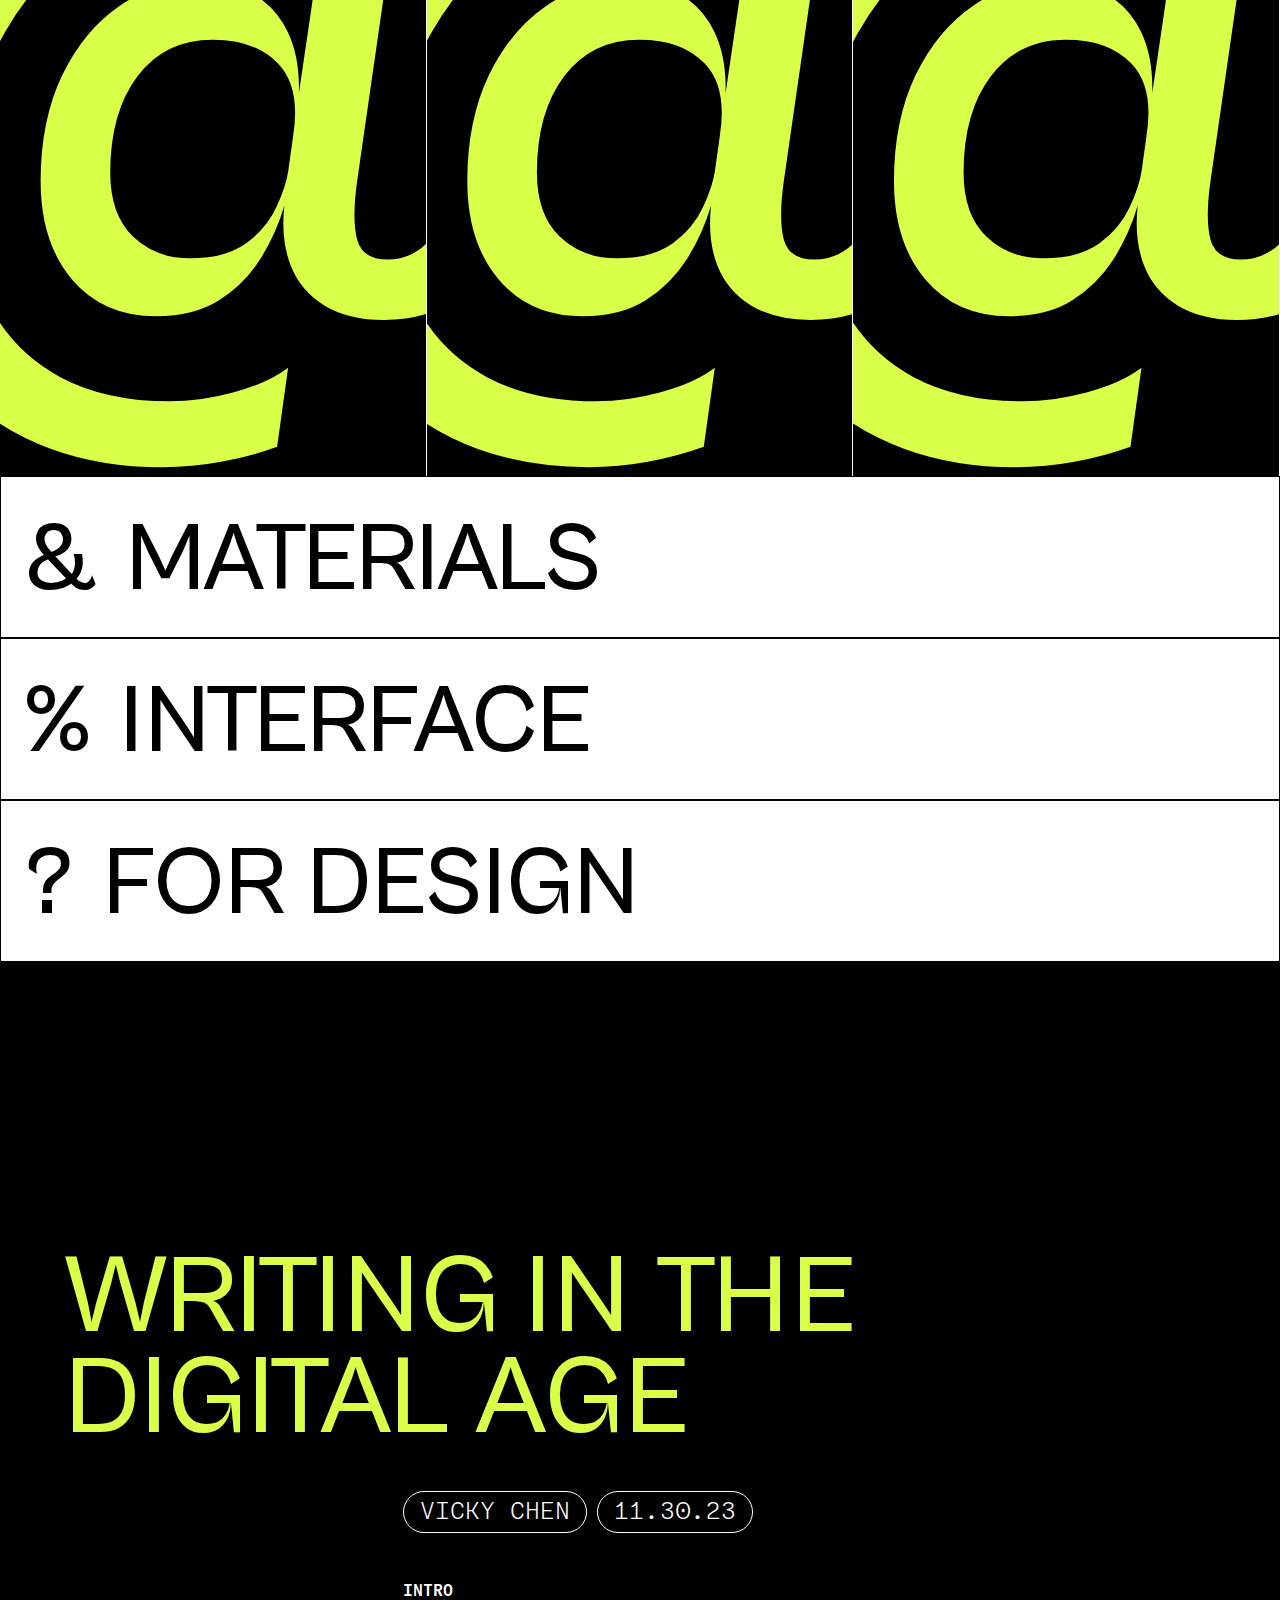
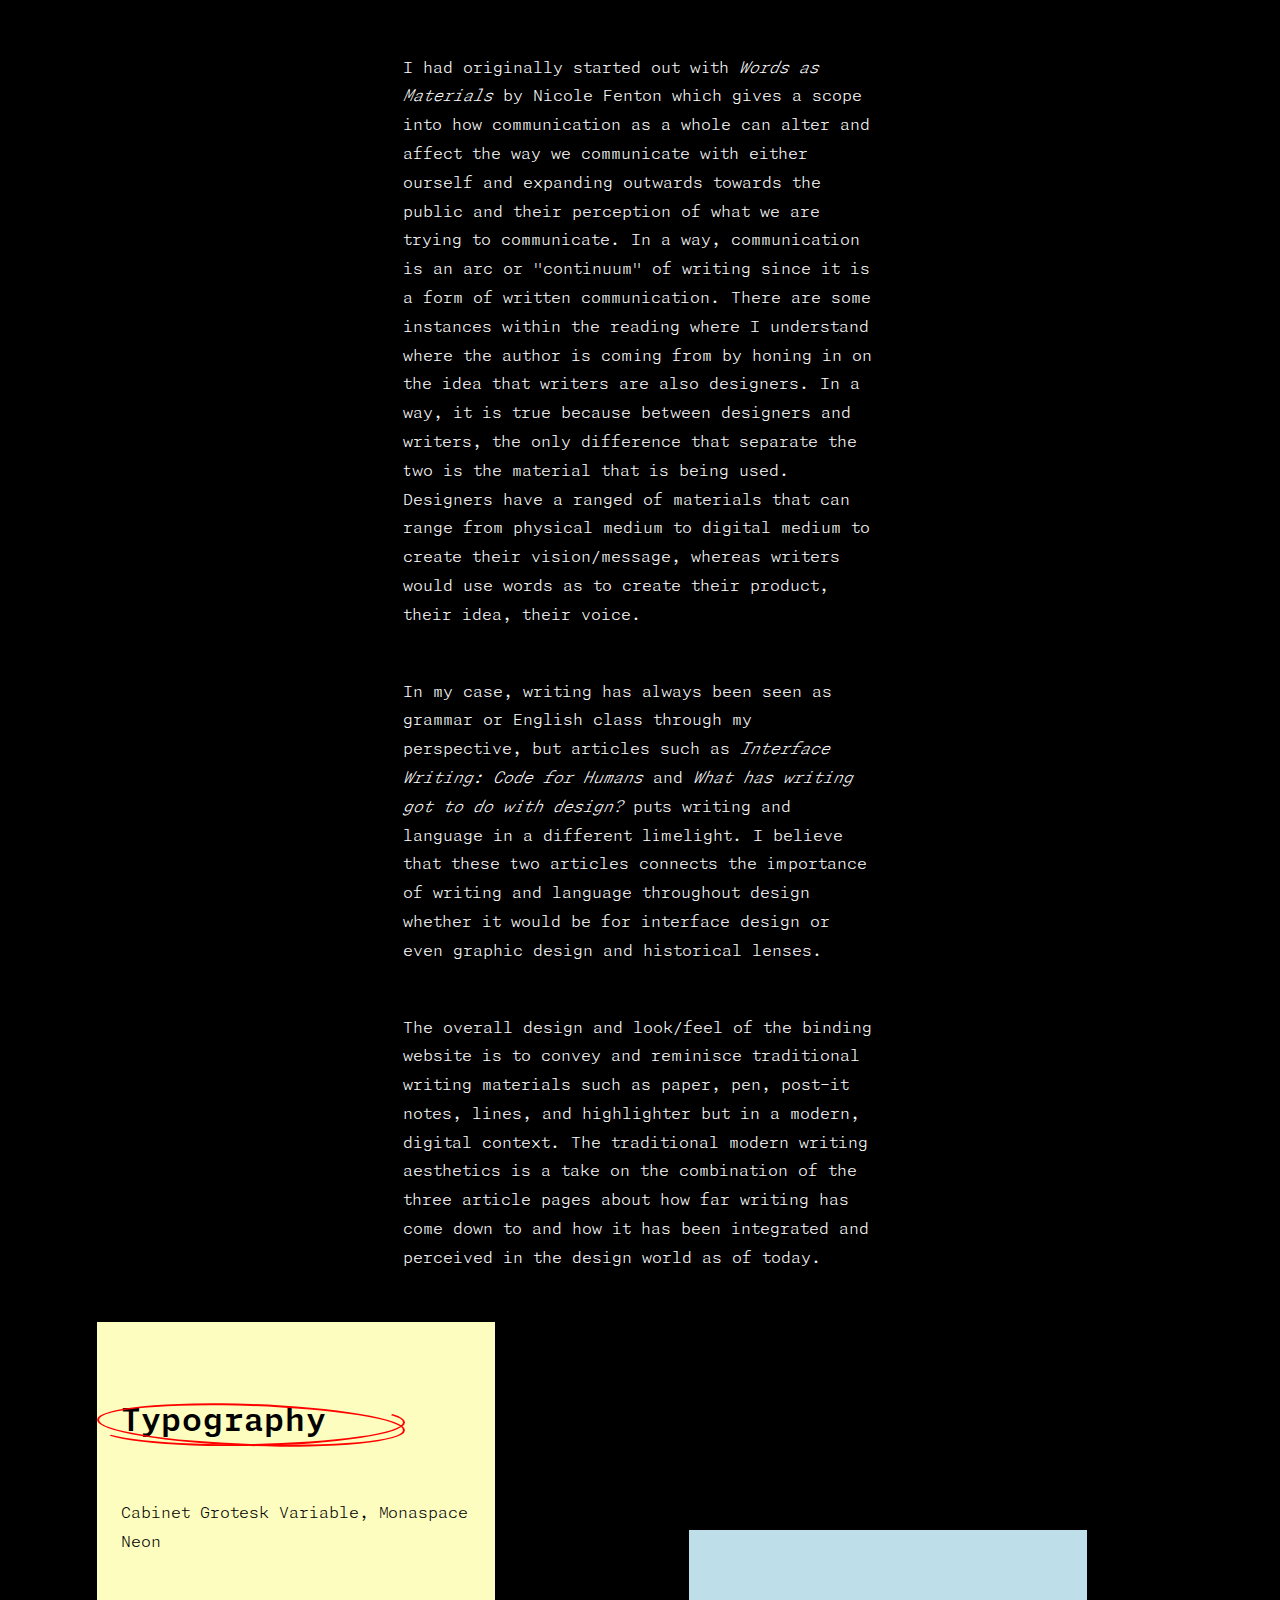
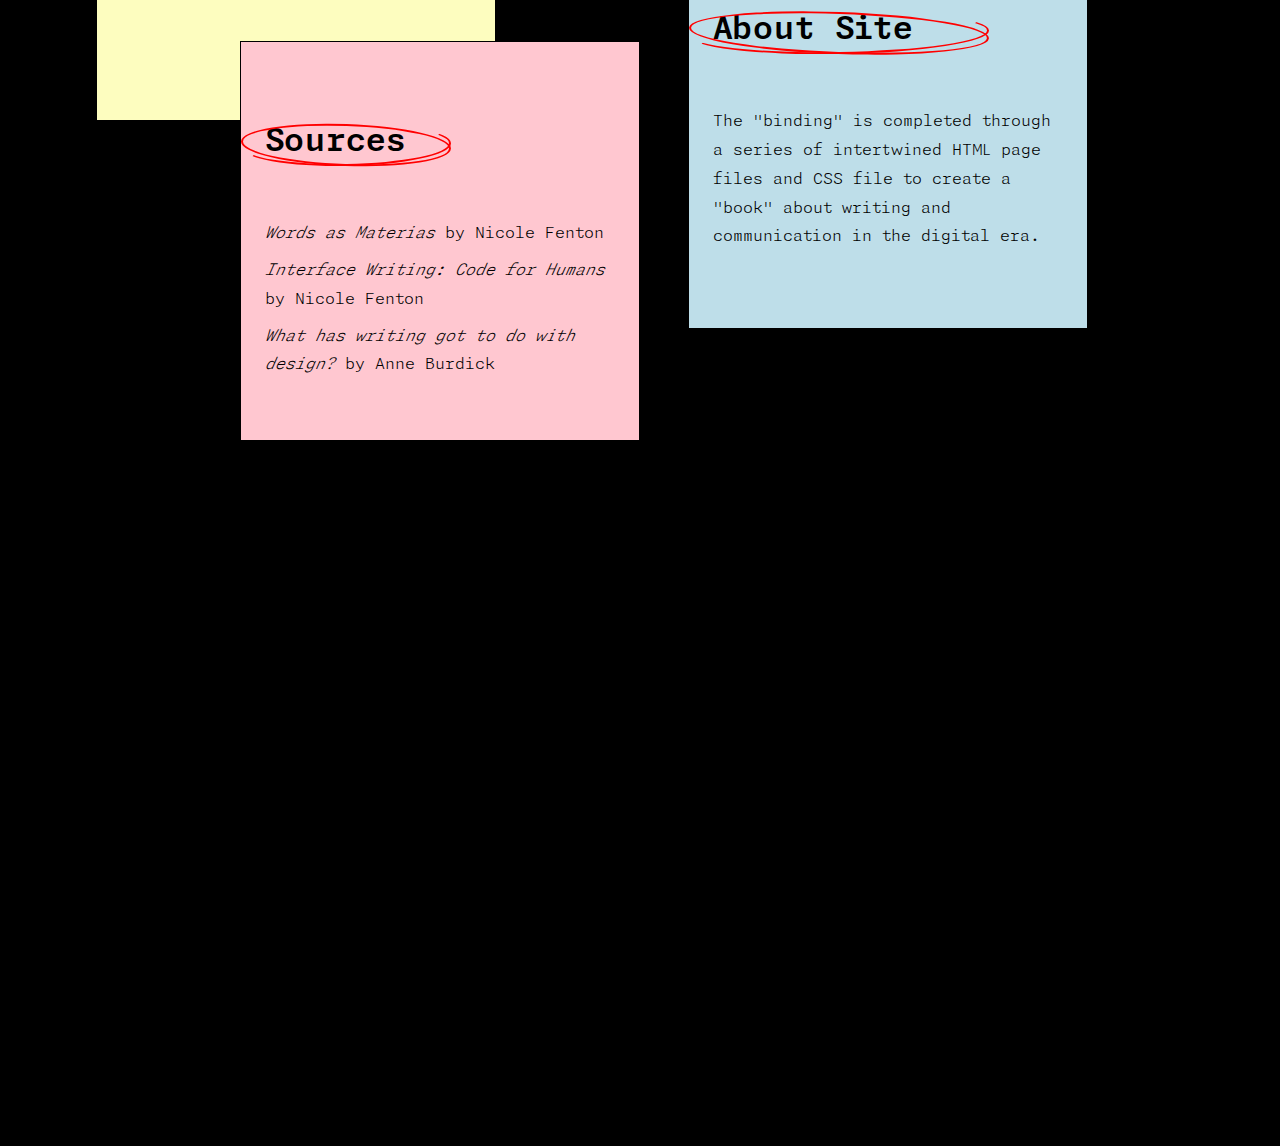
<file: index.html>
<!DOCTYPE html>

<html>
    <head>
        <title>Home</title>
        <meta charset="utf-8">
        <meta name="viewport" content="width=device-width, initial-scale=1">

        <link href="reset.css" rel="stylesheet">
        <link href="common.css" rel="stylesheet">

        <!-- The three different styling directions: -->
        <!-- <link href="direction-1.css" rel="stylesheet">
        <link href="direction-2.css" rel="stylesheet">
        <link href="direction-3.css" rel="stylesheet"> -->
    </head>

    <body>
        <div>
            <div>
                <header>
                    <div class="imagery_intro-landing ">
                        <div>
                            <p>@</p>
                        </div>
                        <div>
                            <p>@</p>
                        </div>
                        <div>
                            <p>@</p>
                        </div>
                    </div>
                </header>
    
                <nav class="navbar home">
                    <ul>
                        <!-- <li><a href="index.html"><span>@</span> <span>Home</span></a></li> -->
                        <li><a href="words-as-materials.html"><span>&</span> <span>Materials</span></a></li>
                        <li><a href="interface-writing.html"><span>%</span> <span>Interface</span></a></li>
                        <li><a href="what-has-writing.html"><span>?</span> <span>For Design</span></a></li>
                    </ul>
                </nav>
            </div>

            <nav class="navbar-fixed home">
                <ul>
                    <!-- <li><a href="index.html">@</a></li> -->
                    <li><a href="words-as-materials.html">&</a></li>
                    <li><a href="interface-writing.html">%</a></li>
                    <li><a href="what-has-writing.html">?</a></li>
                </ul>
            </nav>
        </div>

        <article class="intro_colophon">
            <header>
                <!-- <p class="special-background-character">@</p> -->
                <h1>WRITING IN THE DIGITAL AGE</h1>
                <p><span class="header_author">Vicky Chen</span>      <span class="header_author">11.30.23</span></p>
            </header>

            <section>
                <p><strong>INTRO</strong></p>

                <p>
                    I had originally started out with <em>Words as Materials</em> by Nicole Fenton which gives a scope into how communication as a whole can alter and affect the way we communicate with either ourself and expanding outwards towards the public and their perception of what we are trying to communicate. In a way, communication is an arc or "continuum" of writing since it is a form of written communication. There are some instances within the reading where I understand where the author is coming from by honing in on the idea that writers are also designers. In a way, it is true because between designers and writers, the only difference that separate the two is the material that is being used. Designers have a ranged of materials that can range from physical medium to digital medium to create their vision/message, whereas writers would use words as to create their product, their idea, their voice.
                </p>

                <p>
                    In my case, writing has always been seen as grammar or English class through my perspective, but articles such as <em>Interface Writing: Code for Humans</em> and <em>What has writing got to do with design?</em> puts writing and language in a different limelight. I believe that these two articles connects the importance of writing and language throughout design whether it would be for interface design or even graphic design and historical lenses.
                </p>

                <p>
                    The overall design and look/feel of the binding website is to convey and reminisce traditional writing materials such as paper, pen, post-it notes, lines, and highlighter but in a modern, digital context. The traditional modern writing aesthetics is a take on the combination of the three article pages about how far writing has come down to and how it has been integrated and perceived in the design world as of today.
                </p>
            </section>

            <section class="colophon-sticky-1">
                <header>
                    <p><span class="red-pen-mark"><strong>Typography</strong></span></p>
                </header>

                <p>Cabinet Grotesk Variable, Monaspace Neon</p>
            </section>

            <section class="colophon-sticky-2">
                <header>
                    <p><span class="red-pen-mark"><strong>About Site</strong></span></p>
                </header>

                <p>The "binding" is completed through a series of intertwined HTML page files and CSS file to create a "book" about writing and communication in the digital era. </p>
            </section>

            <section class="colophon-sticky-3">
                <header>
                    <p><span class="red-pen-mark"><strong>Sources</strong></span></p>
                </header>

                <p><em>Words as Materias</em> by Nicole Fenton</p>
                <p><em>Interface Writing: Code for Humans</em> by Nicole Fenton</p>
                <p><em>What has writing got to do with design?</em> by Anne Burdick</p>
            </section>
        </article>
    </body>

</html>
</file>
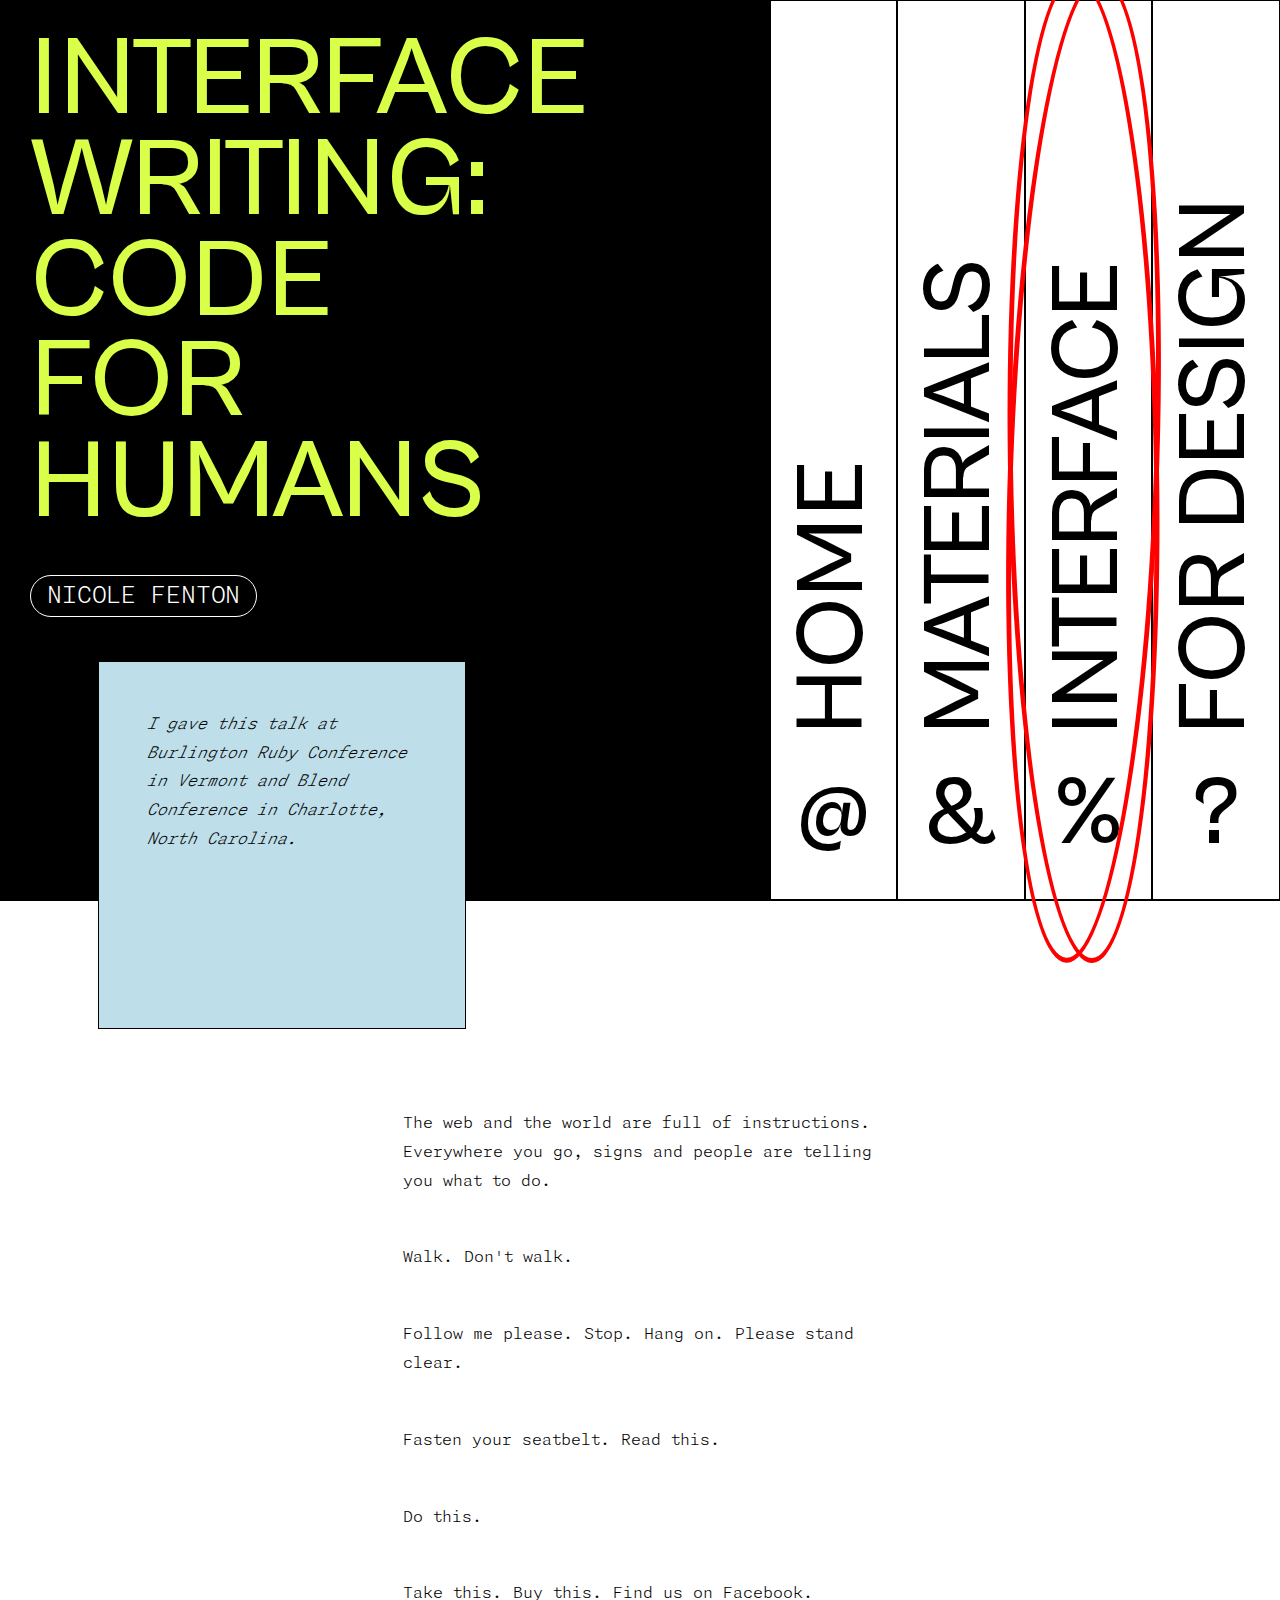
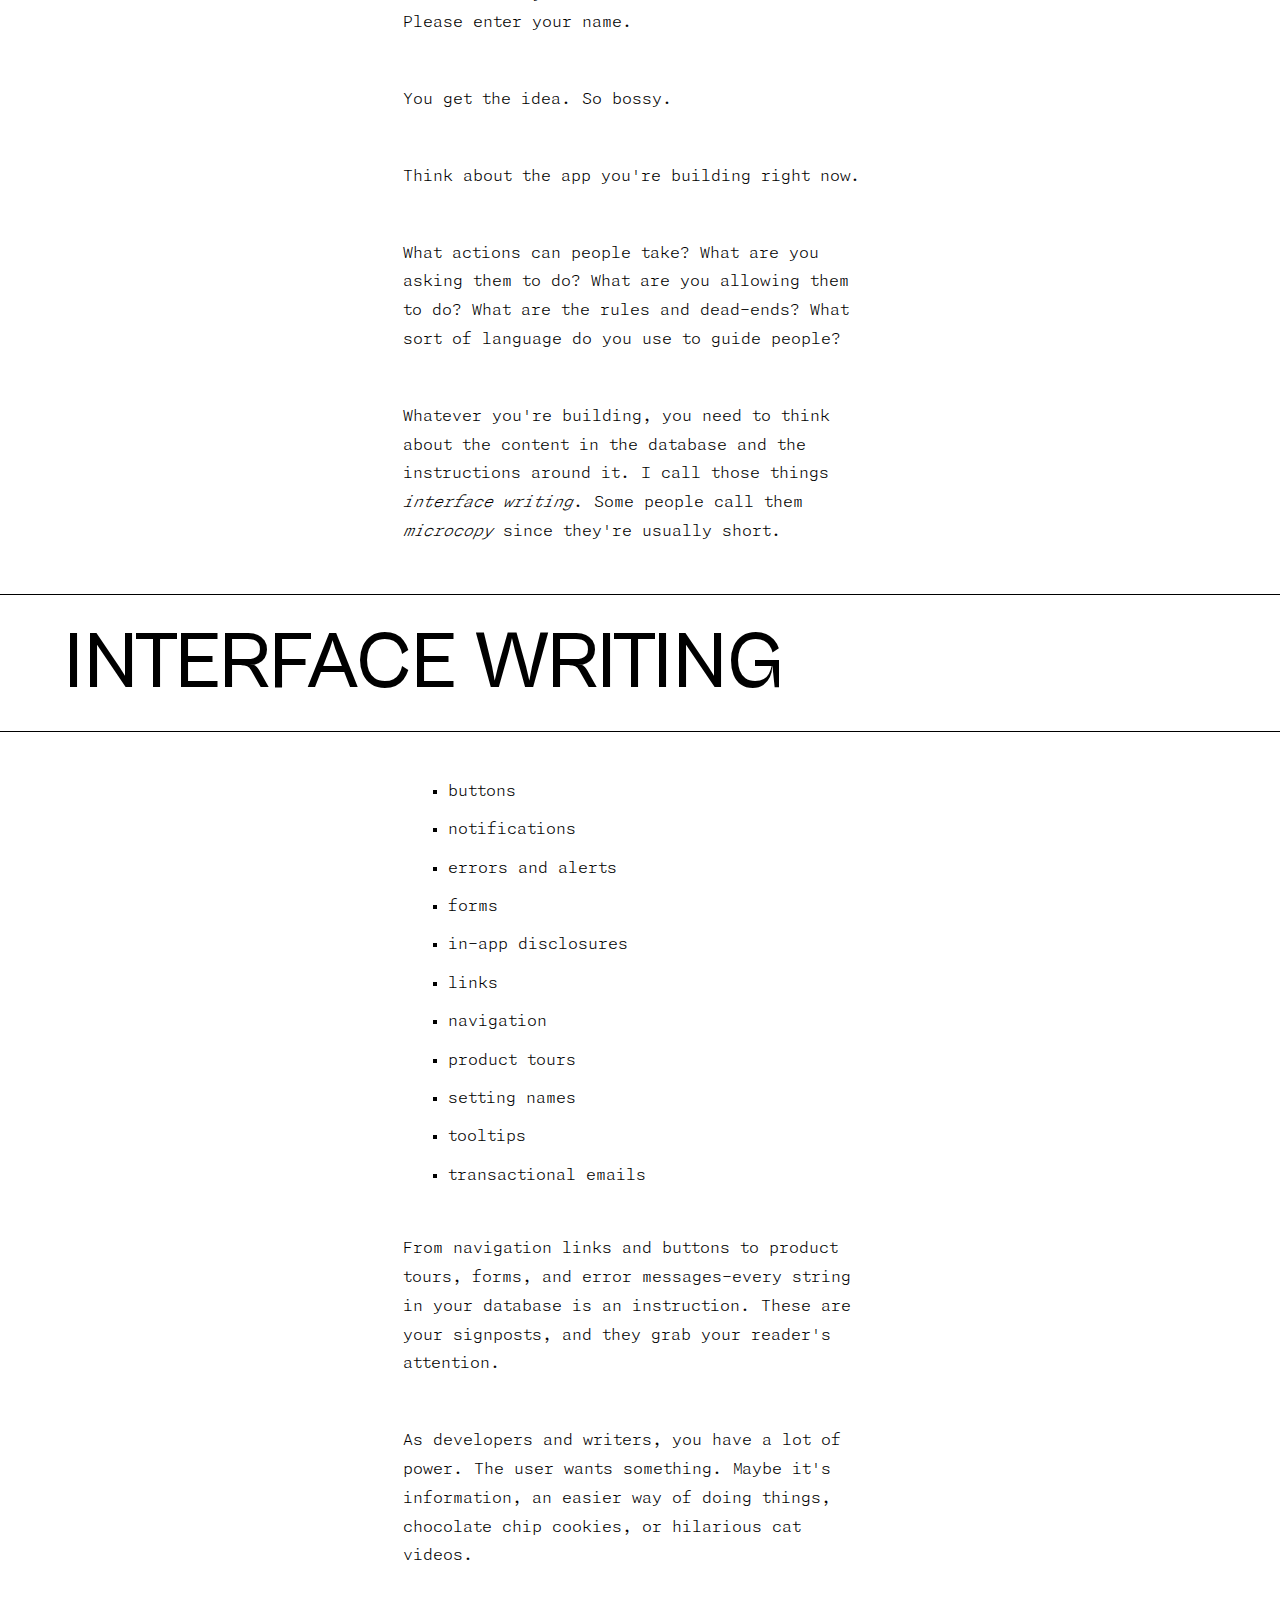
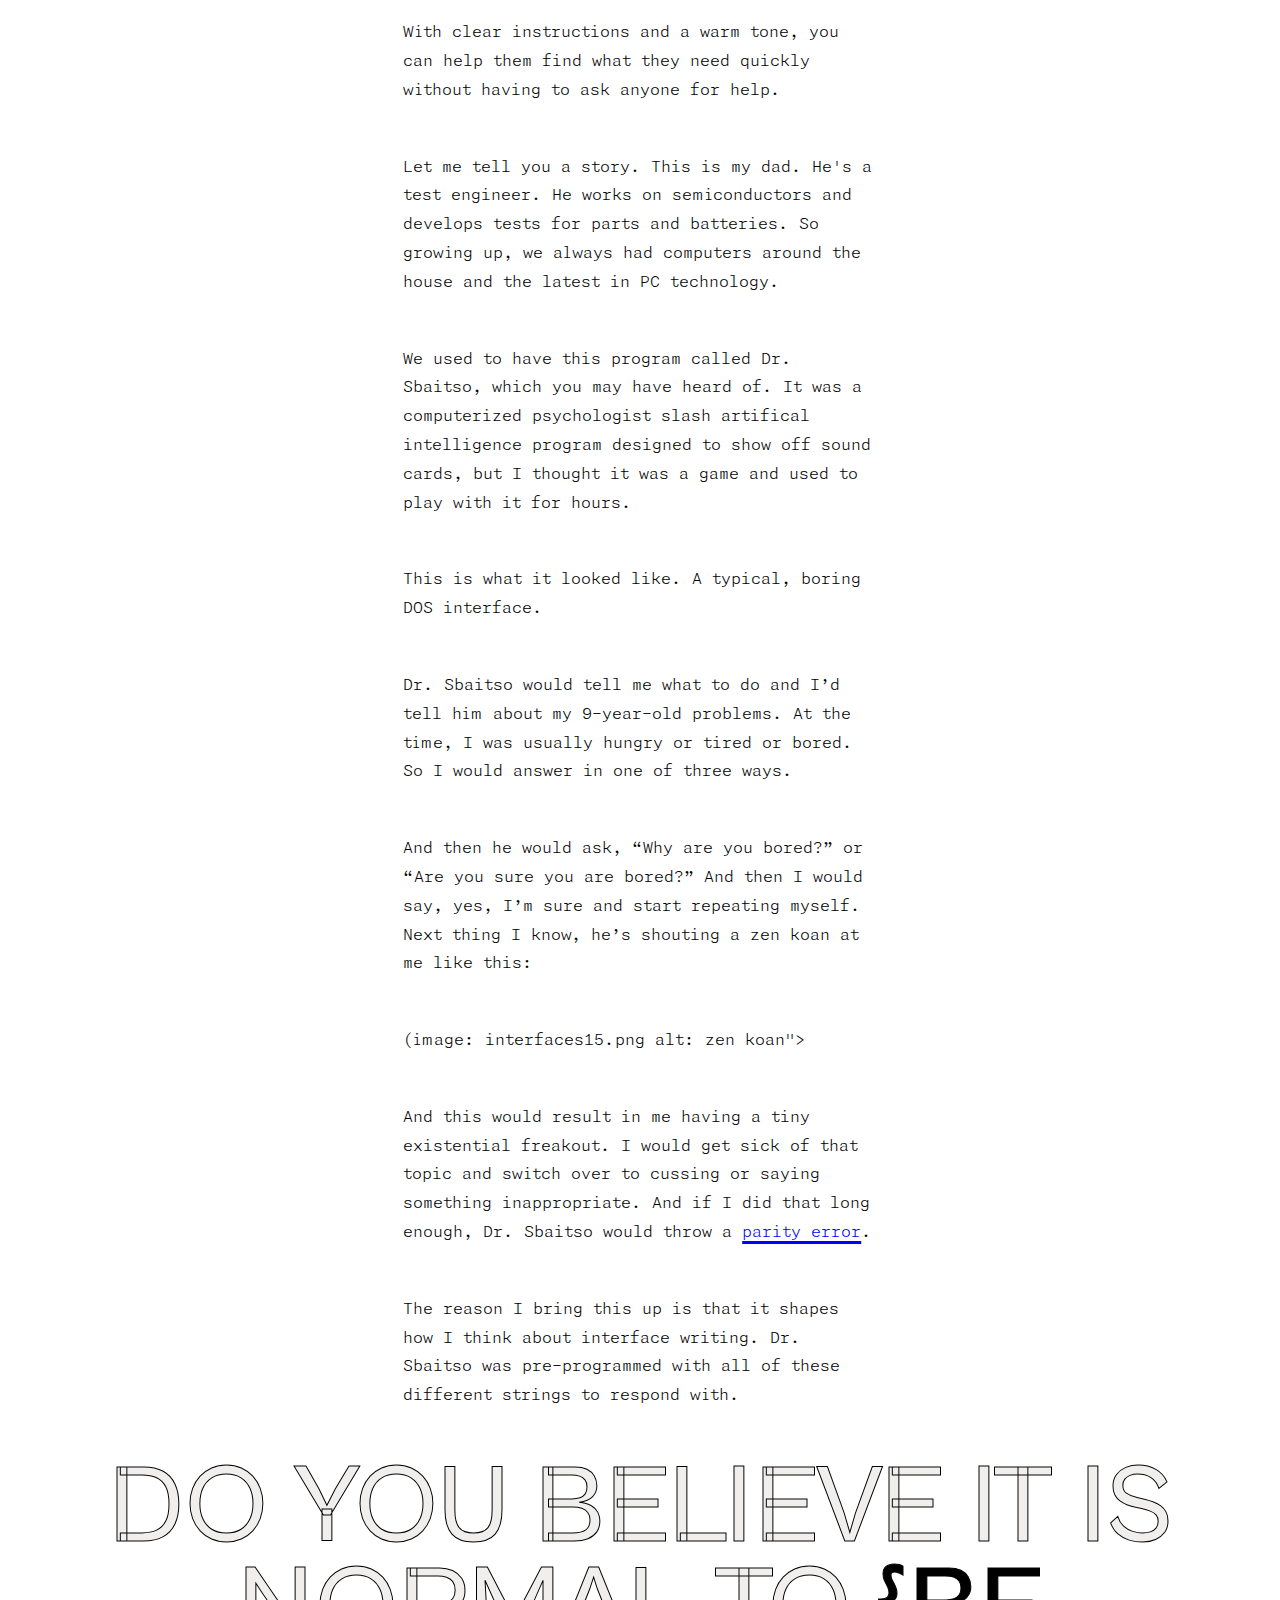
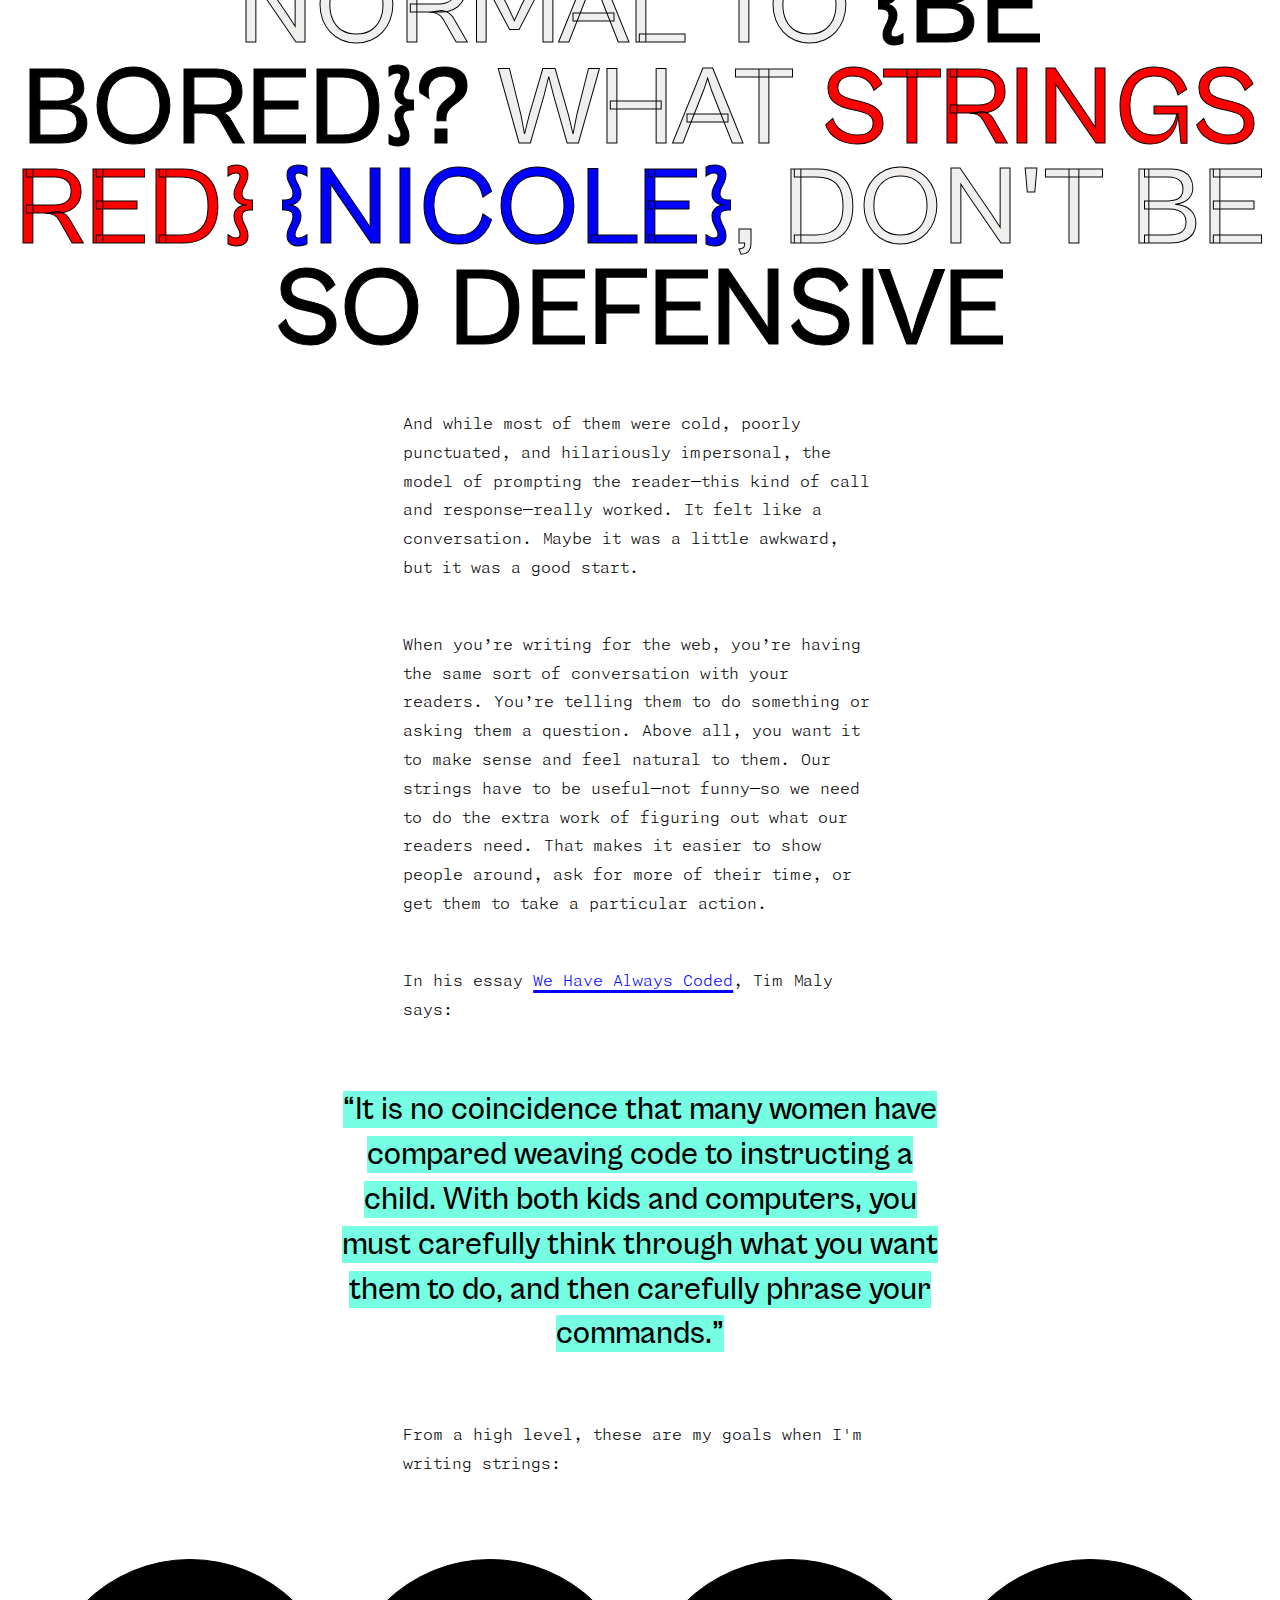
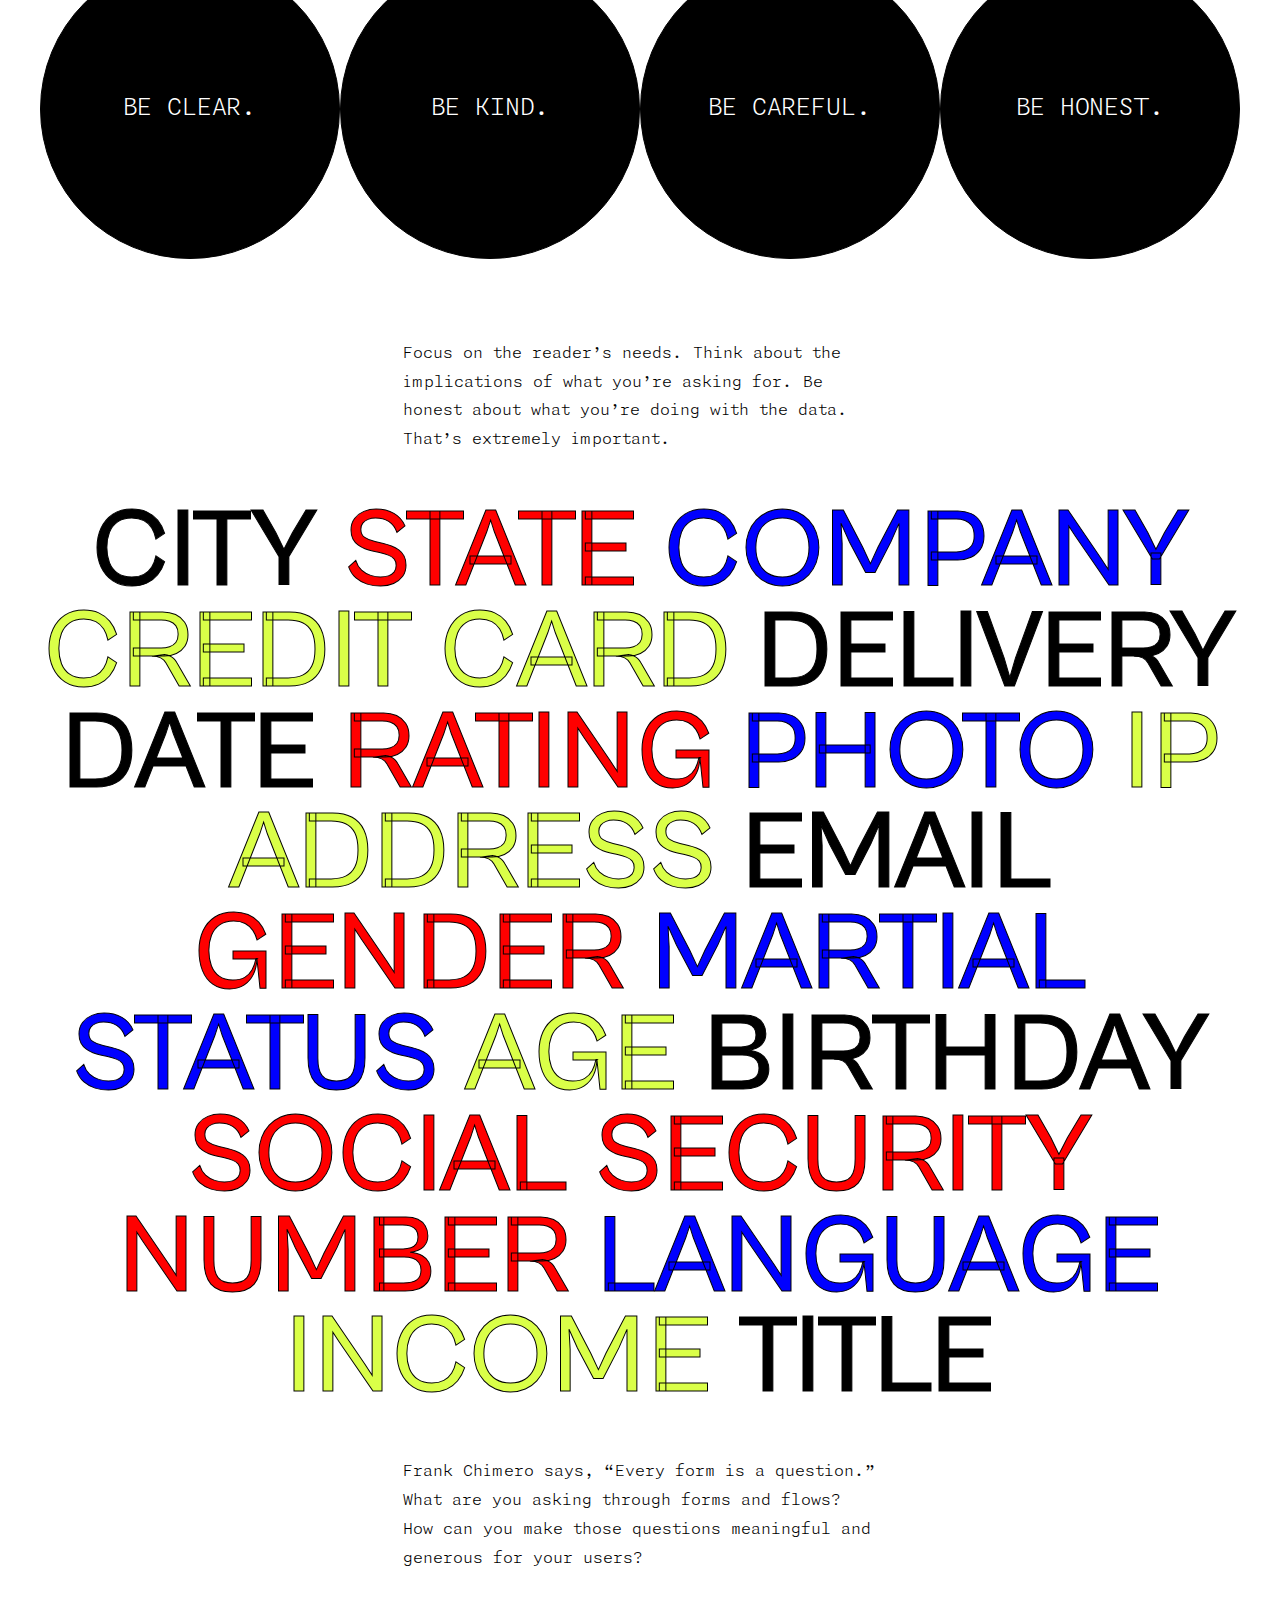
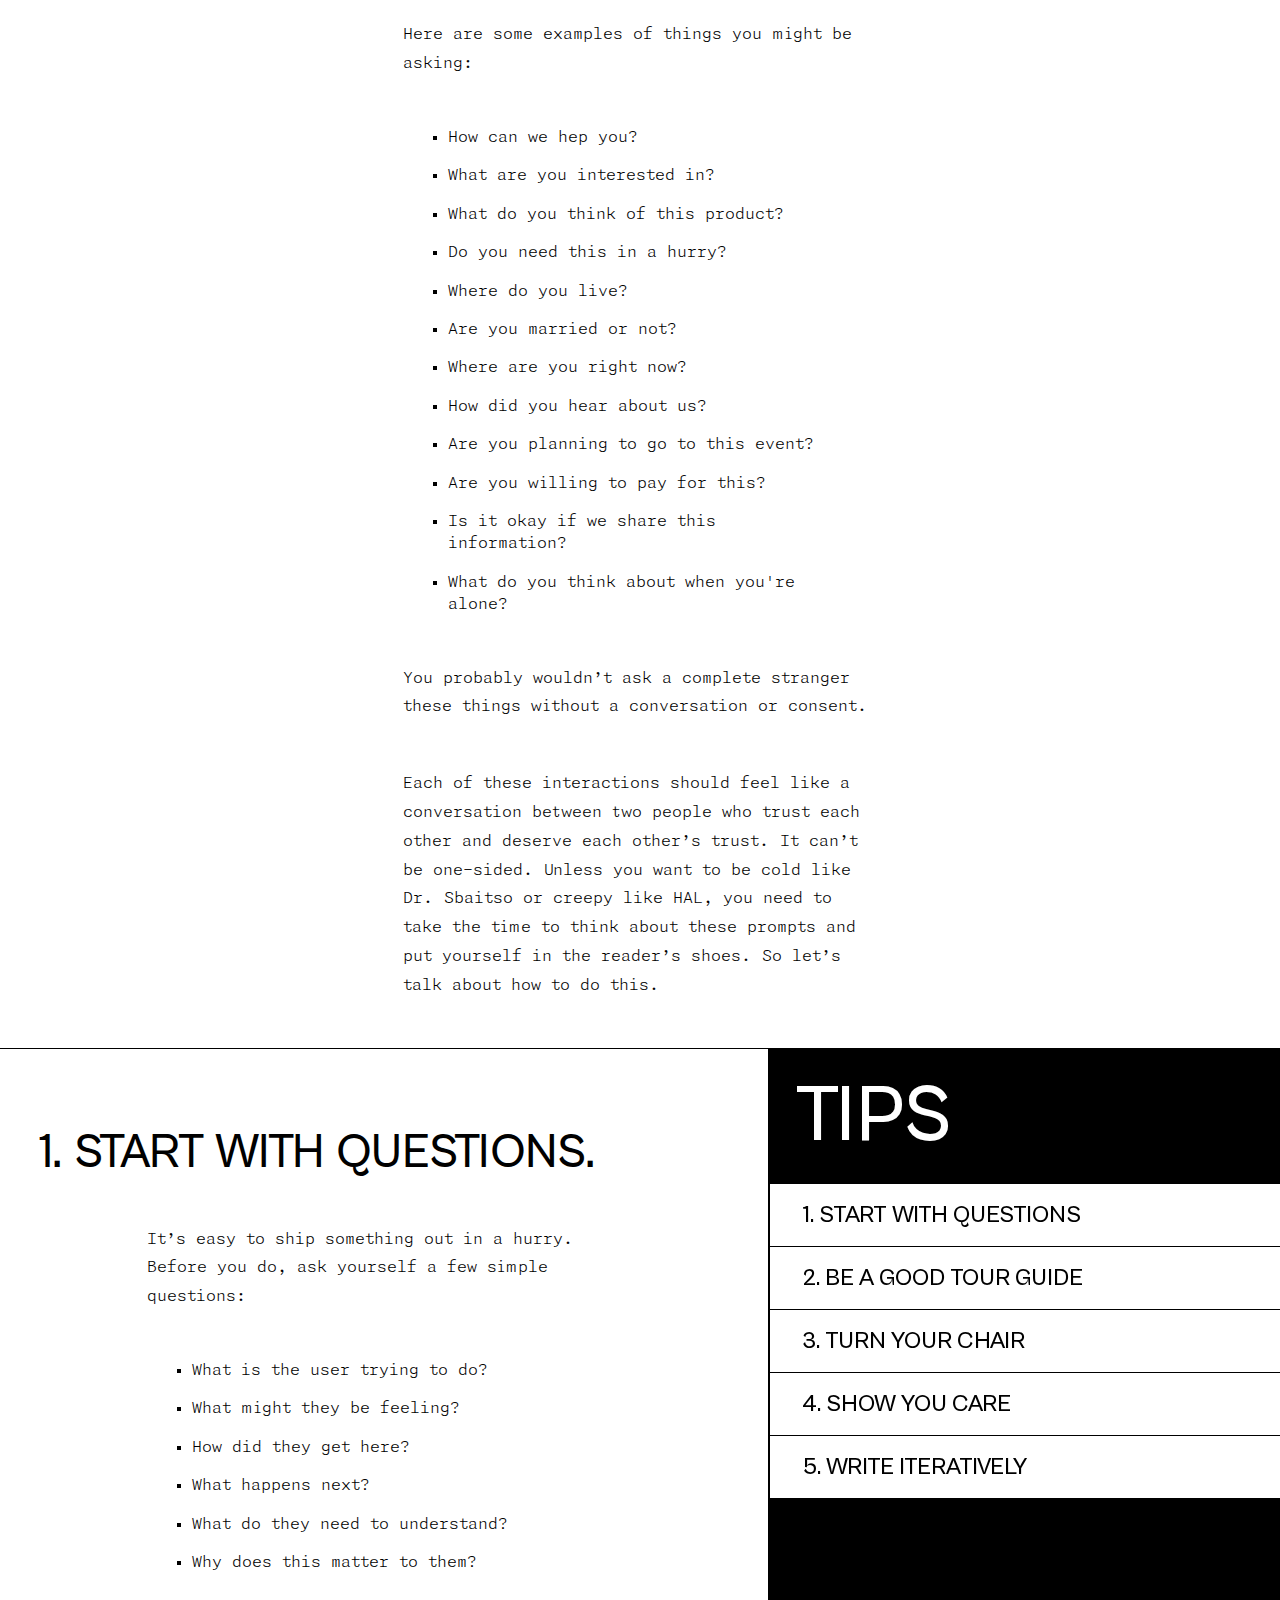
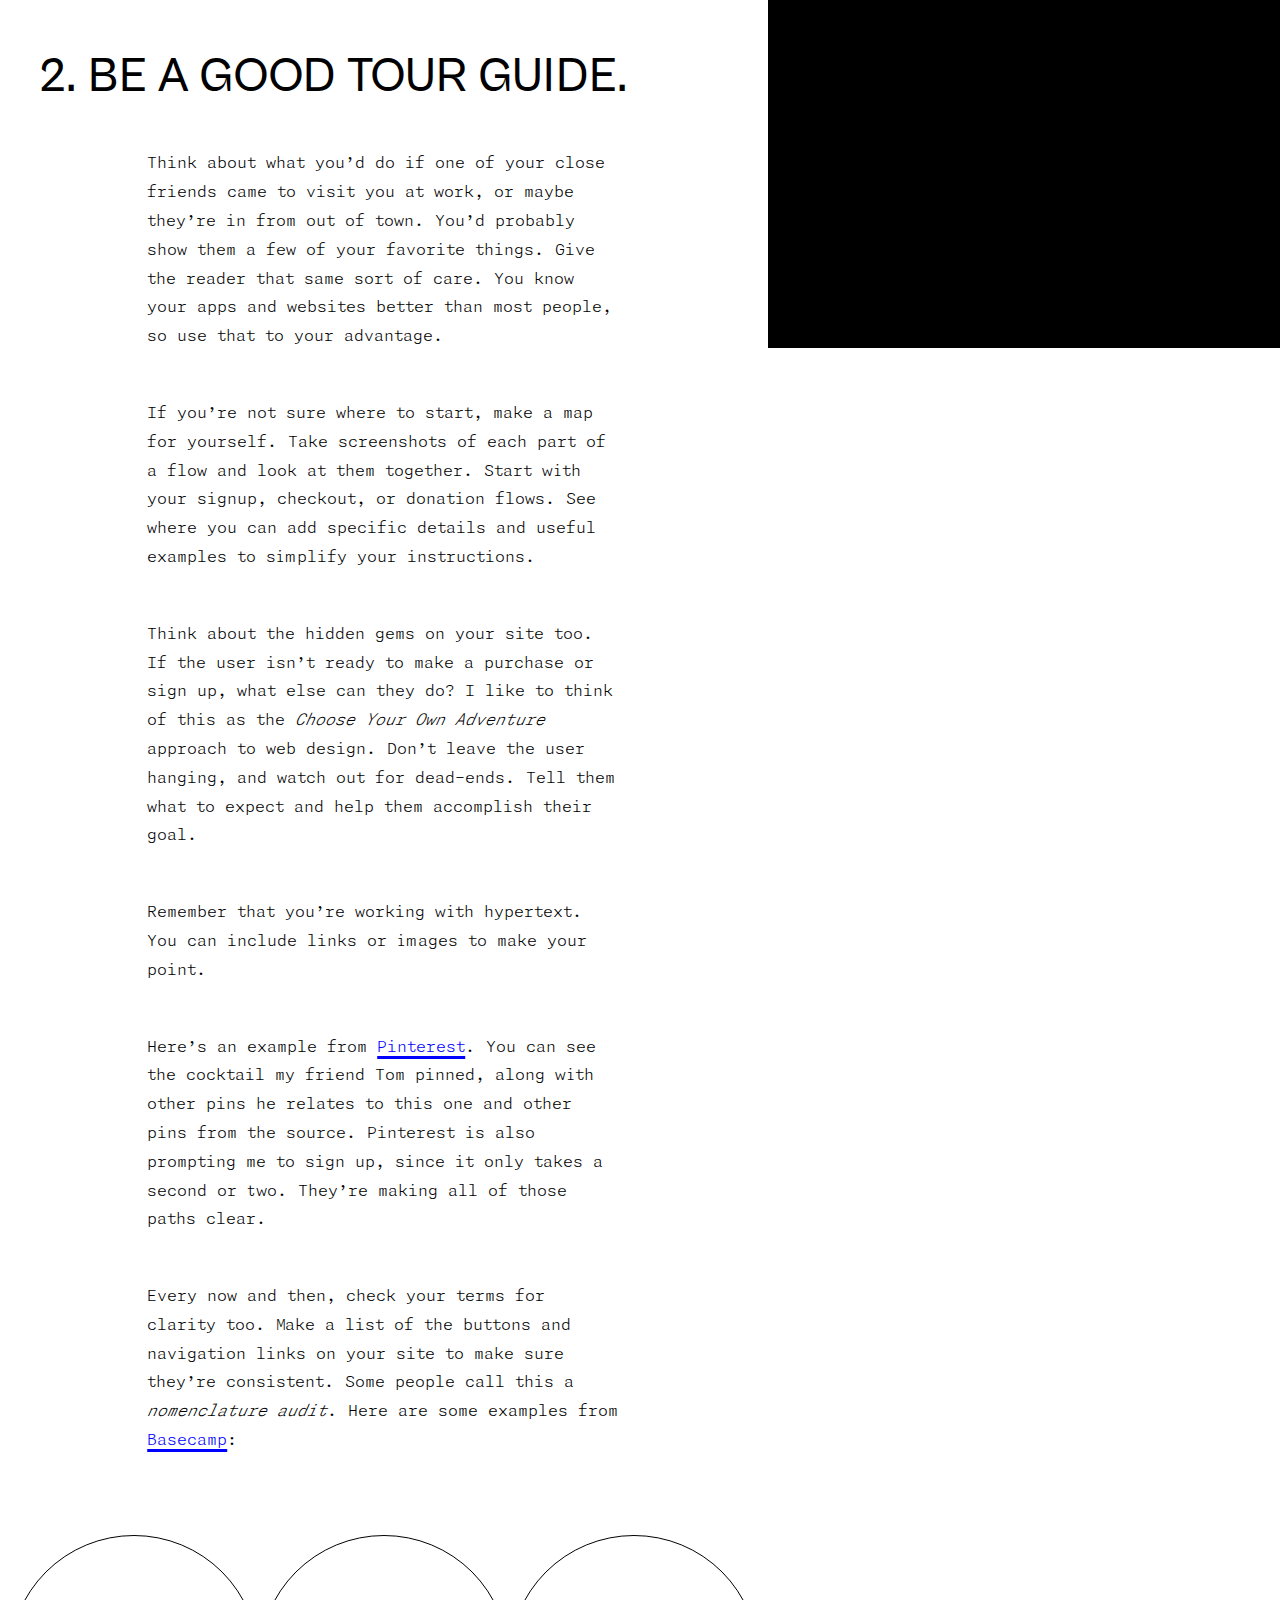
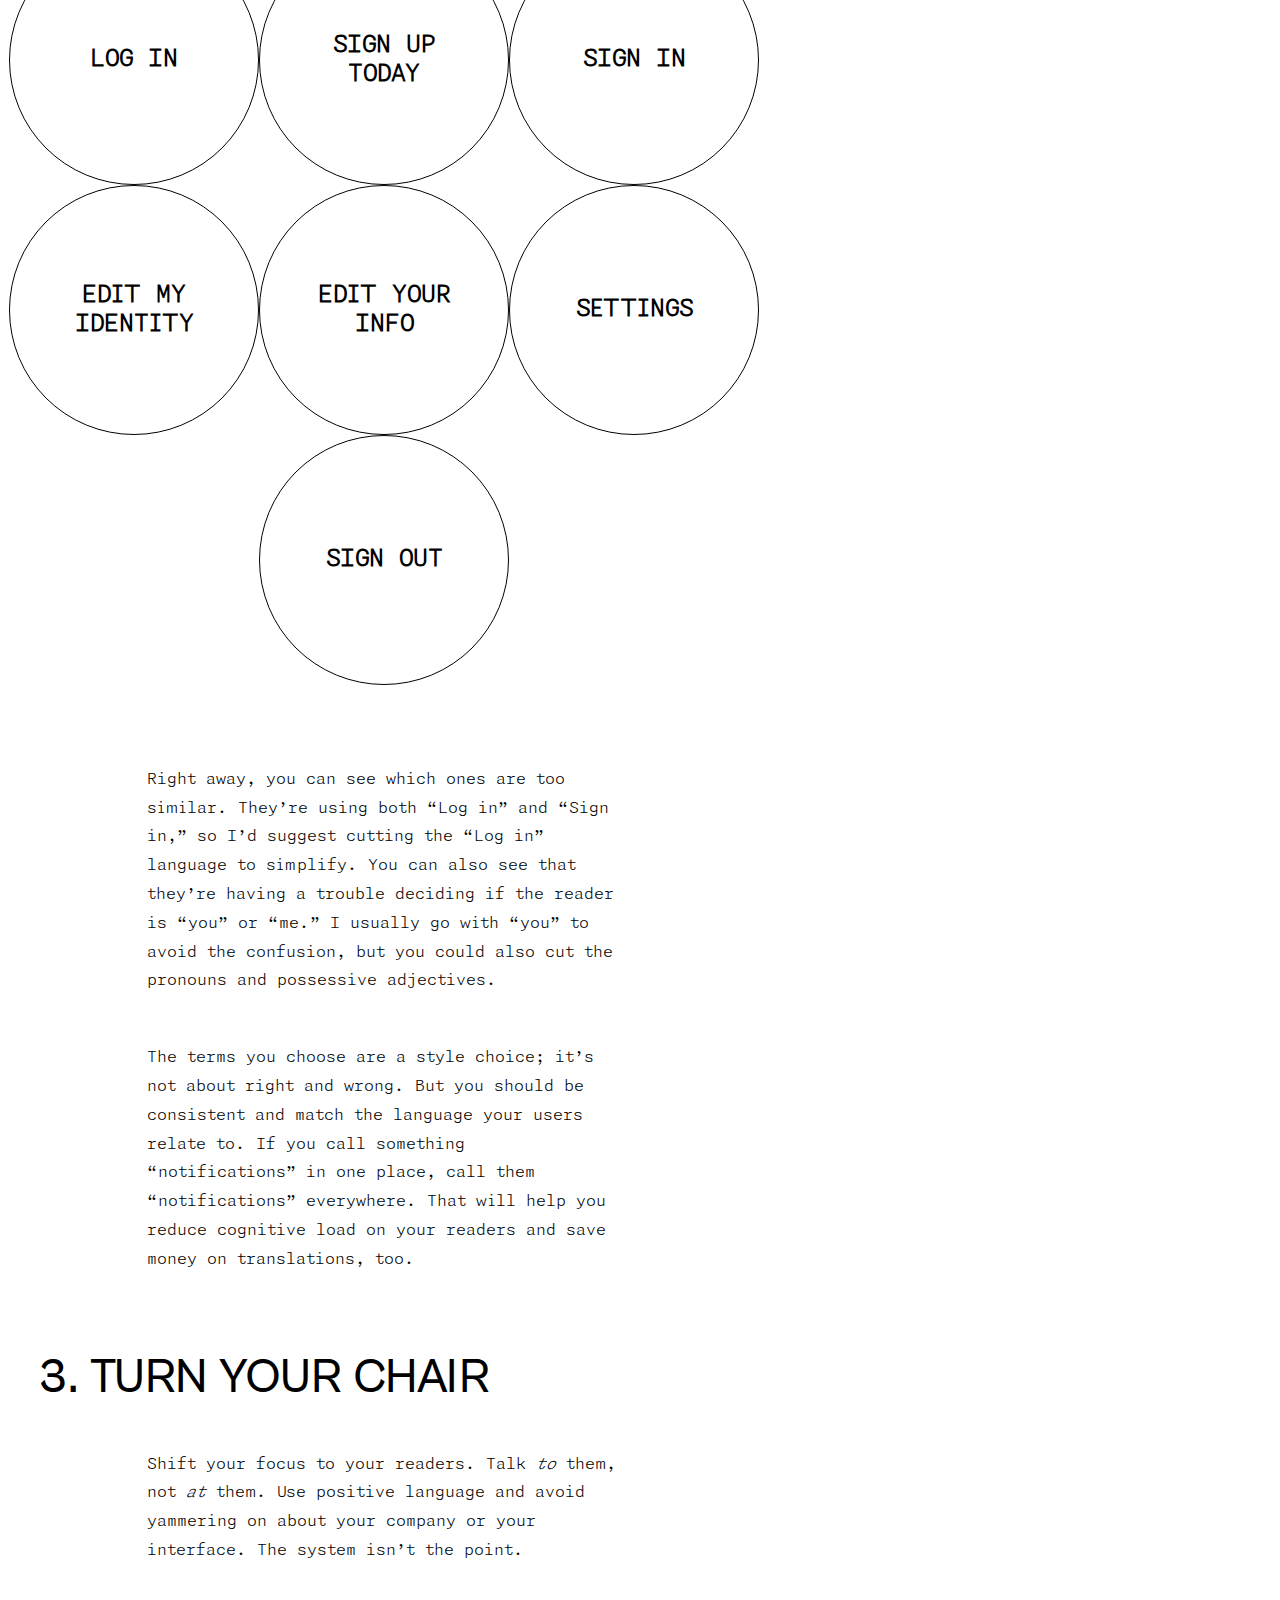
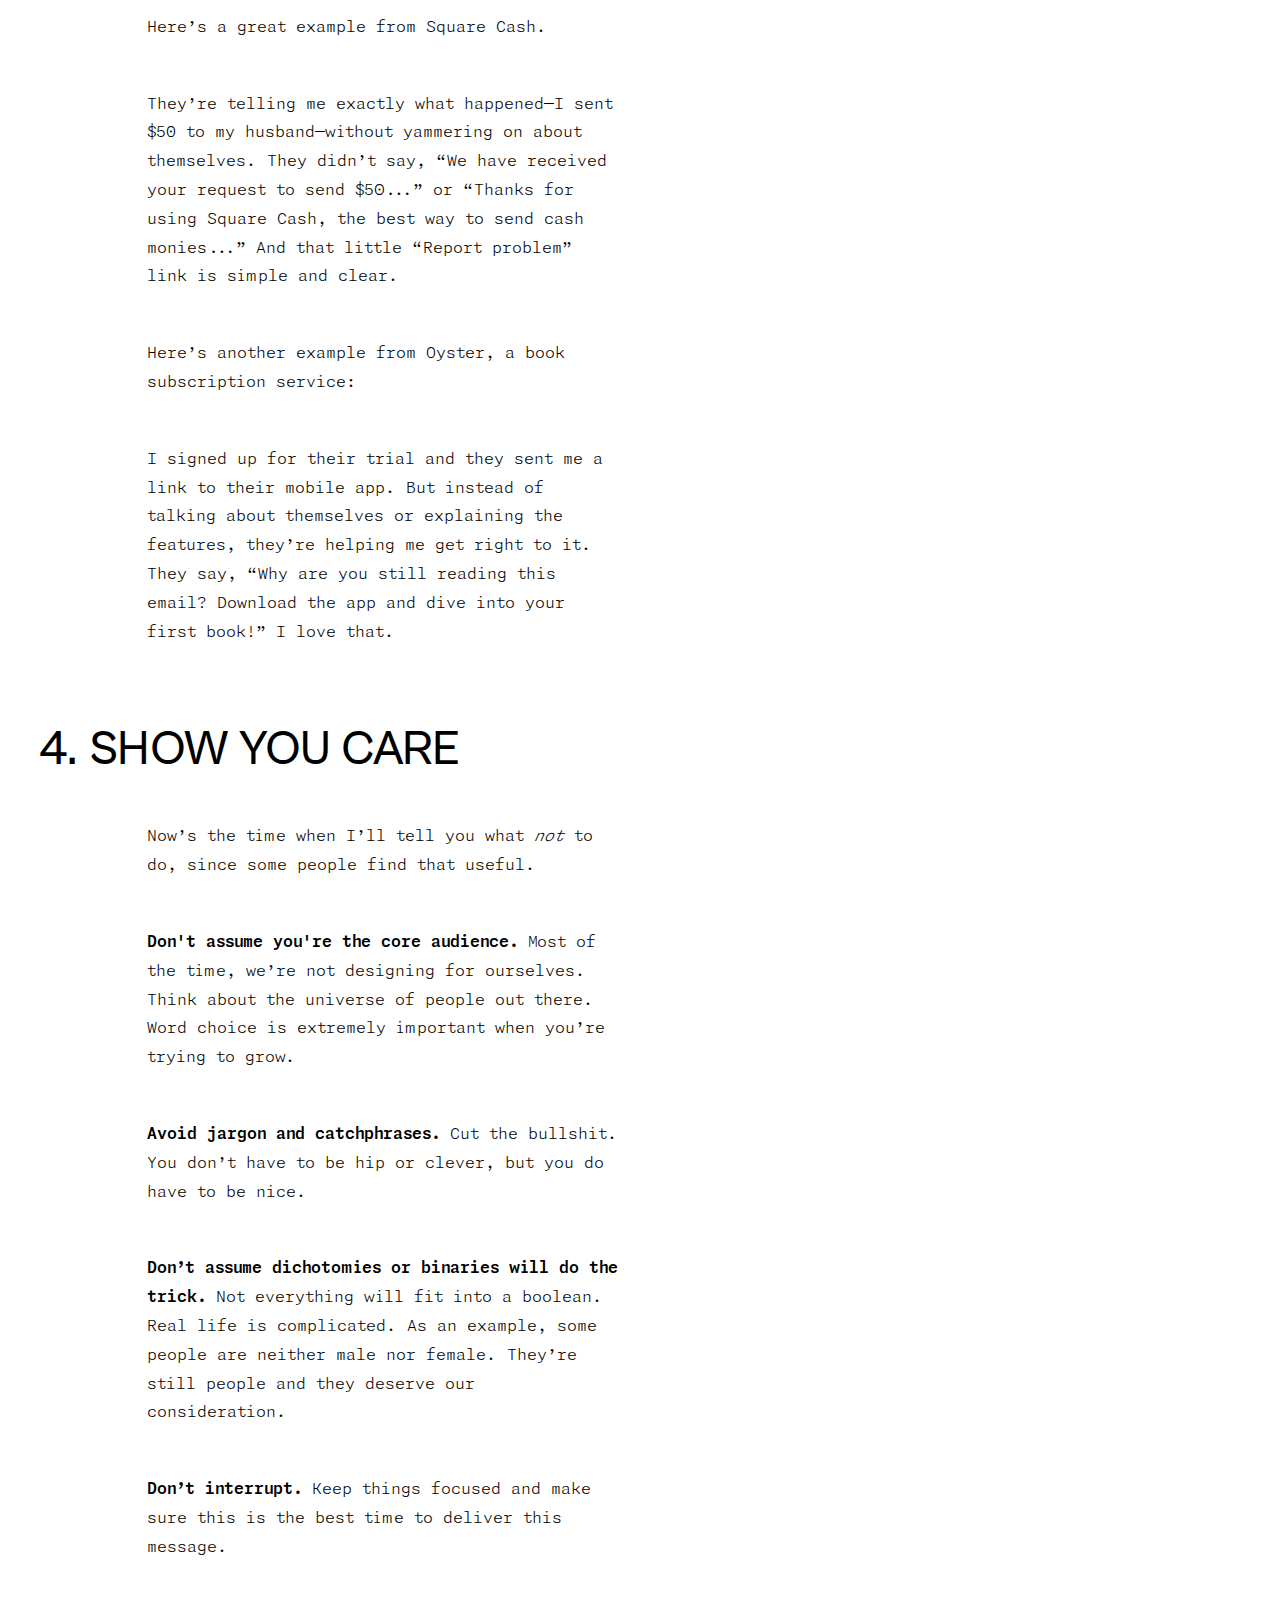
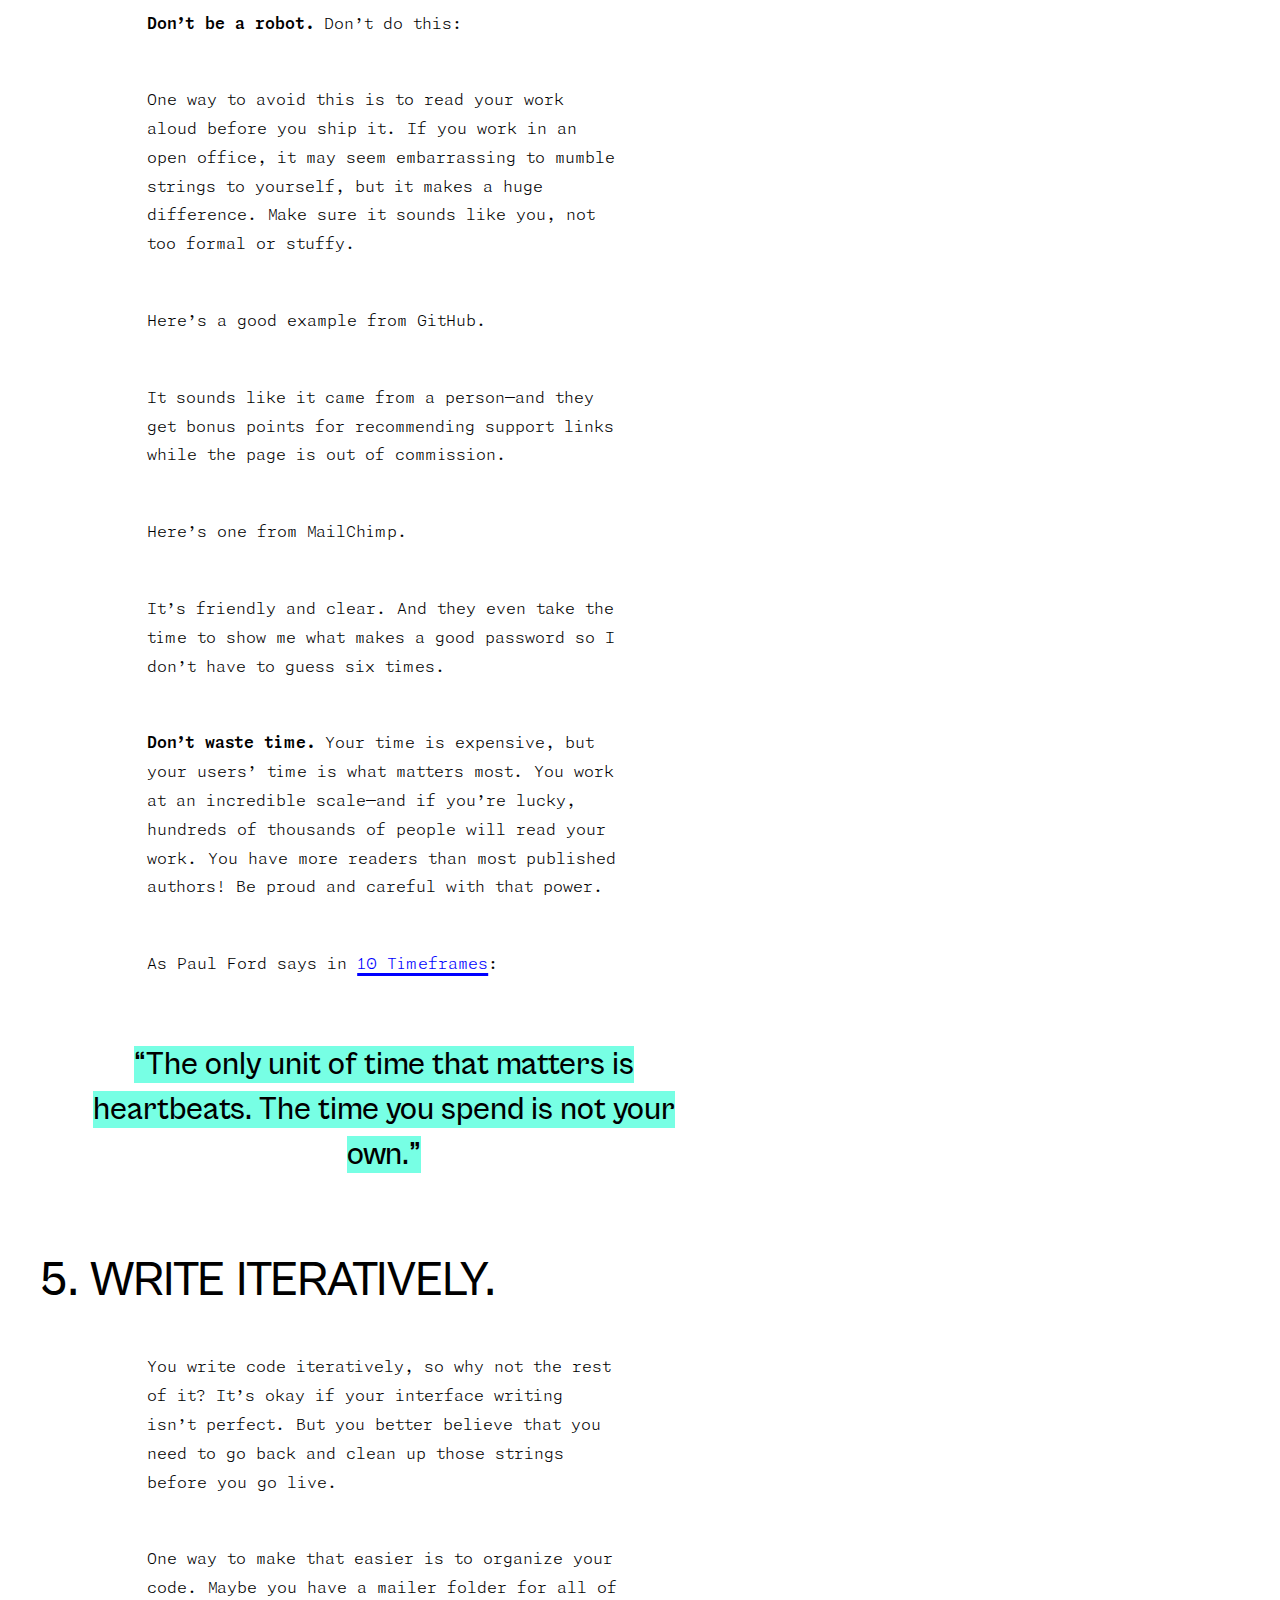
<file: interface-writing.html>
<!DOCTYPE html>

<html>
    <head>
        <title>Interface Writing: Code for Humans</title>
        <meta charset="utf-8">
        <meta name="viewport" content="width=device-width, initial-scale=1">

        <link href="reset.css" rel="stylesheet">
        <link href="common.css" rel="stylesheet">

        <!-- The three different styling directions: -->
        <!-- <link href="direction-1.css" rel="stylesheet">
        <link href="direction-2.css" rel="stylesheet">
        <link href="direction-3.css" rel="stylesheet"> -->
    </head>

    <body>
        <div>
            <div class="landing-page_container">
                <header>
                    <!-- <p class="special-background-character">%</p> -->
                    <h1>Interface Writing: Code for Humans</h1>
                    <p><span class="header_author">Nicole Fenton</span></p>
                    
                    <p class="header_subtext header_subtext-top-2 is-blue">
                        <em>I gave this talk at Burlington Ruby Conference in Vermont and Blend Conference in Charlotte, North Carolina.</em>
                    </p>
                </header>
        
                <nav>
                    <ul>
                        <li><a href="index.html"><span>@</span> <span>Home</span></a></li>
                        <li><a href="words-as-materials.html"><span>&</span> <span>Materials</span></a></li>
                        <li class="navbar_red-pen-mark"><a href="interface-writing.html"><span>%</span> <span>Interface</span></a></li>
                        <li><a href="what-has-writing.html"><span>?</span> <span>For Design</span></a></li>
                    </ul>
                </nav>
            </div>
    
            <nav class="navbar-fixed">
                <ul>
                    <li><a href="index.html">@</a></li>
                    <li><a href="words-as-materials.html">&</a></li>
                    <li class="navbar-bottom_red-pen-mark"><a href="interface-writing.html">%</a></li>
                    <li><a href="what-has-writing.html">?</a></li>
                </ul>
            </nav>
        </div>

        <main>
            <article>
                <section>
                    <p>The web and the world are full of instructions. Everywhere you go, signs and people are telling you what to do.</p>
    
                    <p>Walk. Don't walk.</p>
    
                    <p>Follow me please. Stop. Hang on. Please stand clear.</p>
    
                    <p>Fasten your seatbelt. Read this.</p>
    
                    <p>Do this.</p>
    
                    <p>Take this. Buy this. Find us on Facebook. Please enter your name.</p>
    
                    <p>You get the idea. So bossy.</p>
    
                    <p>Think about the app you're building right now.</p>
    
                    <p>What actions can people take? What are you asking them to do? What are you allowing them to do? What are the rules and dead-ends? What sort of language do you use to guide people?</p>
    
                    <p>Whatever you're building, you need to think about the content in the database and the instructions around it. I call those things <em>interface writing</em>. Some people call them <em>microcopy</em> since they're usually short.</p>
                </section>
            </article>

            <article class="container_style-two border-top">
                <header>
                    <h2>Interface writing</h2>
                </header>
                
                <section>
                    <ul class="ul-li_normal">
                        <li>buttons</li>
                        <li>notifications</li>
                        <li>errors and alerts</li>
                        <li>forms</li>
                        <li>in-app disclosures</li>
                        <li>links</li>
                        <li>navigation</li>
                        <li>product tours</li>
                        <li>setting names</li>
                        <li>tooltips</li>
                        <li>transactional emails</li>
                    </ul>
    
                    <p>
                        From navigation links and buttons to product tours, forms, and error messages–every string in your database is an instruction. These are your signposts, and they grab your reader's attention.
                    </p>
    
                    <p>
                        As developers and writers, you have a lot of power. The user wants something. Maybe it's information, an easier way of doing things, chocolate chip cookies, or hilarious cat videos.
                    </p>
    
                    <p>
                        With clear instructions and a warm tone, you can help them find what they need quickly without having to ask anyone for help.
                    </p>
    
                    <p>
                        Let me tell you a story. This is my dad. He's a test engineer. He works on semiconductors and develops tests for parts and batteries. So growing up, we always had computers around the house and the latest in PC technology.
                    </p>
    
                    <p>
                        We used to have this program called Dr. Sbaitso, which you may have heard of. It was a computerized psychologist slash artifical intelligence program designed to show off sound cards, but I thought it was a game and used to play with it for hours.
                    </p>
    
                    <p>
                        This is what it looked like. A typical, boring DOS interface.
                    </p>
    
                    <p>
                        Dr. Sbaitso would tell me what to do and I’d tell him about my 9-year-old problems. At the time, I was usually hungry or tired or bored. So I would answer in one of three ways.
                    </p>
    
                    <p>
                        And then he would ask, “Why are you bored?” or “Are you sure you are bored?” And then I would say, yes, I’m sure and start repeating myself. Next thing I know, he’s shouting a zen koan at me like this:
                    </p>
                    
                    <p>
                        (image: interfaces15.png alt: zen koan">
                    </p>
    
                    <p>
                        And this would result in me having a tiny existential freakout. I would get sick of that topic and switch over to cussing or saying something inappropriate. And if I did that long enough, Dr. Sbaitso would throw a <a href="https://www.youtube.com/watch?v=1GaWfCWcW3M">parity error</a>.
                    </p>
    
                    <p>
                        The reason I bring this up is that it shapes how I think about interface writing. Dr. Sbaitso was pre-programmed with all of these different strings to respond with.
                    </p>

                    <!-- text imagery "DO YOU BELIEVE IT IS NORMAL TO {BE BORED}? WHAT Strings RED} {NICOLE}, DON'T BE SO DEFENSIVE -->

                    <div>
                        <p class="text-imagery_interface-writing">
                            DO YOU BELIEVE IT IS NORMAL TO <span class="black-color">{BE BORED}?</span> WHAT <span class="red-color">Strings RED}</span> <span class="blue-color">{NICOLE}</span>, DON'T BE <span class="black-color">SO DEFENSIVE</span>
                        </p>
                    </div>
    
                    <p>
                        And while most of them were cold, poorly punctuated, and hilariously impersonal, the model of prompting the reader—this kind of call and response—really worked. It felt like a conversation. Maybe it was a little awkward, but it was a good start.
                    </p>
    
                    <p>
                        When you’re writing for the web, you’re having the same sort of conversation with your readers. You’re telling them to do something or asking them a question. Above all, you want it to make sense and feel natural to them. Our strings have to be useful—not funny—so we need to do the extra work of figuring out what our readers need. That makes it easier to show people around, ask for more of their time, or get them to take a particular action.
                    </p>
    
                    <p>
                        In his essay <a href="https://medium.com/weird-future/we-have-always-coded-2acc5ba75929">We Have Always Coded</a>, Tim Maly says:
                    </p>
    
                    <blockquote>
                        <mark class="highlighter-color-2">“It is no coincidence that many women have compared weaving code to instructing a child. With both kids and computers, you must carefully think through what you want them to do, and then carefully phrase your commands.”</mark>
                    </blockquote>
    
                    <p>From a high level, these are my goals when I'm writing strings:</p>
    
                    <ul class="circle-container">
                        <li>Be clear.</li>
                        <li>Be kind.</li>
                        <li>Be careful.</li>
                        <li>Be honest.</li>
                    </ul>
    
                    <p>
                        Focus on the reader’s needs. Think about the implications of what you’re asking for. Be honest about what you’re doing with the data. That’s extremely important.
                    </p>
    
                    <!-- text imagery CITY STATE COMPANY CREDIT CARD DELIVERY DATE RATING PHOTO IP ADDRESS EMAIL GENDER MARTIAL STATUS AGE BIRTHDAY SOCIAL SECURITY NUMBER LANGUAGE INCOME TITLE -->

                    <div>
                        <p class="text-imagery_interface-writing">
                            <span class="black-color">CITY</span> <span class="red-color">STATE</span> <span class="blue-color">COMPANY</span> <span class="accent-color">CREDIT CARD</span> <span class="black-color">DELIVERY DATE</span> <span class="red-color">RATING</span> <span class="blue-color">PHOTO</span> <span class="accent-color">IP ADDRESS</span> <span class="black-color">EMAIL</span> <span class="red-color">GENDER</span> <span class="blue-color">MARTIAL STATUS</span> <span class="accent-color">AGE</span> <span class="black-color">BIRTHDAY</span> <span class="red-color">SOCIAL SECURITY NUMBER</span> <span class="blue-color">LANGUAGE</span> <span class="accent-color">INCOME</span> <span class="black-color">TITLE</span>
                        </p>
                    </div>
    
                    <p>
                        Frank Chimero says, “Every form is a question.” What are you asking through forms and flows? How can you make those questions meaningful and generous for your users?
                    </p>
    
                    <p>
                        Here are some examples of things you might be asking:
                    </p>
    
                    <ul class="ul-li_normal">
                        <li>How can we hep you?</li>
                        <li>What are you interested in?</li>
                        <li>What do you think of this product?</li>
                        <li>Do you need this in a hurry?</li>
                        <li>Where do you live?</li>
                        <li>Are you married or not?</li>
                        <li>Where are you right now?</li>
                        <li>How did you hear about us?</li>
                        <li>Are you planning to go to this event?</li>
                        <li>Are you willing to pay for this?</li>
                        <li>Is it okay if we share this information?</li>
                        <li>What do you think about when you're alone?</li>
                    </ul>
    
                    <p>
                        You probably wouldn’t ask a complete stranger these things without a conversation or consent.
                    </p>
    
                    <p>
                        Each of these interactions should feel like a conversation between two people who trust each other and deserve each other’s trust. It can’t be one-sided. Unless you want to be cold like Dr. Sbaitso or creepy like HAL, you need to take the time to think about these prompts and put yourself in the reader’s shoes. So let’s talk about how to do this.
                    </p>
                </section>
            </article>

            <article class="container_style-three">
                <header>
                    <div class="container_style-three-navbar">
                        <h2>Tips</h2>

                        <div>
                            <ul>
                                <li><a href="#start-with">1. Start with questions</a></li>
                                <li><a href="#be-a-good-tour-guide">2. Be a good tour guide</a></li>
                                <li><a href="#turn-your-chair">3. Turn your chair</a></li>
                                <li><a href="#show-you-care">4. Show you Care</a></li>
                                <li><a href="#write-iteratively">5. Write iteratively</a></li>
                            </ul>
                        </div>
                    </div>
                </header>

                <section>
                    <!-- <ul class="ul-li_normal">
                        <li>Start with questions.</li>
                        <li>Be a good tour guide.</li>
                        <li>Turn your chair.</li>
                        <li>Show you care.</li>
                        <li>Write iteratively.</li>
                    </ul> -->
    
                    <section id="start-with">
                        <h3>1. Start with questions.</h3>
    
                        <p>
                            It’s easy to ship something out in a hurry. Before you do, ask yourself a few simple questions:
                        </p>
    
                        <ul class="ul-li_normal">
                            <li>What is the user trying to do?</li>
                            <li>What might they be feeling?</li>
                            <li>How did they get here?</li>
                            <li>What happens next?</li>
                            <li>What do they need to understand?</li>
                            <li>Why does this matter to them?</li>
                        </ul>
                    </section>
    
                    <section id="be-a-good-tour-guide">
                        <h3>2. Be a good tour guide.</h3>
    
                        <p>
                            Think about what you’d do if one of your close friends came to visit you at work, or maybe they’re in from out of town. You’d probably show them a few of your favorite things. Give the reader that same sort of care. You know your apps and websites better than most people, so use that to your advantage.
                        </p>
    
                        <p>
                            If you’re not sure where to start, make a map for yourself. Take screenshots of each part of a flow and look at them together. Start with your signup, checkout, or donation flows. See where you can add specific details and useful examples to simplify your instructions.
                        </p>
    
                        <p>
                            Think about the hidden gems on your site too. If the user isn’t ready to make a purchase or sign up, what else can they do? I like to think of this as the <em>Choose Your Own Adventure</em> approach to web design. Don’t leave the user hanging, and watch out for dead-ends. Tell them what to expect and help them accomplish their goal.
                        </p>
    
                        <p>
                            Remember that you’re working with hypertext. You can include links or images to make your point.
                        </p>
    
                        <p>
                            Here’s an example from <a href="https://www.pinterest.com/">Pinterest</a>. You can see the cocktail my friend Tom pinned, along with other pins he relates to this one and other pins from the source. Pinterest is also prompting me to sign up, since it only takes a second or two. They’re making all of those paths clear.
                        </p>
    
                        <p>
                            Every now and then, check your terms for clarity too. Make a list of the buttons and navigation links on your site to make sure they’re consistent. Some people call this a <em>nomenclature audit</em>. Here are some examples from <a href="https://basecamp.com/">Basecamp</a>:
                        </p>
    
                        <ul class="circle-container_content-style-three">
                            <li>Log in</li>
                            <li>Sign up today</li>
                            <li>Sign in</li>
                            <li>Edit my identity</li>
                            <li>Edit your info</li>
                            <li>Settings</li>
                            <li>Sign out</li>
                        </ul>
    
                        <p>
                            Right away, you can see which ones are too similar. They’re using both “Log in” and “Sign in,” so I’d suggest cutting the “Log in” language to simplify. You can also see that they’re having a trouble deciding if the reader is “you” or “me.” I usually go with “you” to avoid the confusion, but you could also cut the pronouns and possessive adjectives.
                        </p>
    
                        <p>
                            The terms you choose are a style choice; it’s not about right and wrong. But you should be consistent and match the language your users relate to. If you call something “notifications” in one place, call them “notifications” everywhere. That will help you reduce cognitive load on your readers and save money on translations, too.
                        </p>
                    </section>
    
                    <section id="turn-your-chair">
                        <h3>3. Turn your chair</h3>
    
                        <p>
                            Shift your focus to your readers. Talk <em>to</em> them, not <em>at</em> them. Use positive language and avoid yammering on about your company or your interface. The system isn’t the point.
                        </p>
    
                        <p>
                            Here’s a great example from Square Cash.
                        </p>
    
                        <p>
                            They’re telling me exactly what happened—I sent $50 to my husband—without yammering on about themselves. They didn’t say, “We have received your request to send $50...” or “Thanks for using Square Cash, the best way to send cash monies...” And that little “Report problem” link is simple and clear.
                        </p>
    
                        <p>
                            Here’s another example from Oyster, a book subscription service:
                        </p>
    
                        <p>
                            I signed up for their trial and they sent me a link to their mobile app. But instead of talking about themselves or explaining the features, they’re helping me get right to it. They say, “Why are you still reading this email? Download the app and dive into your first book!” I love that.
                        </p>
                    </section>
    
                    <section id="show-you-care">
                        <h3>4. Show you care</h3>
    
                        <p>
                            Now’s the time when I’ll tell you what <em>not</em> to do, since some people find that useful.
                        </p>
    
                        <p>
                            <strong>Don't assume you're the core audience.</strong> Most of the time, we’re not designing for ourselves. Think about the universe of people out there. Word choice is extremely important when you’re trying to grow.
                        </p>
    
                        <p>
                            <strong>Avoid jargon and catchphrases.</strong> Cut the bullshit. You don’t have to be hip or clever, but you do have to be nice.
                        </p>
    
                        <p>
                            <strong>Don’t assume dichotomies or binaries will do the trick.</strong> Not everything will fit into a boolean. Real life is complicated. As an example, some people are neither male nor female. They’re still people and they deserve our consideration.
                        </p>
    
                        <p>
                            <strong>Don’t interrupt.</strong> Keep things focused and make sure this is the best time to deliver this message.
                        </p>
    
                        <p>
                            <strong>Don’t be a robot.</strong> Don’t do this:
                        </p>
    
                        <p>
                            One way to avoid this is to read your work aloud before you ship it. If you work in an open office, it may seem embarrassing to mumble strings to yourself, but it makes a huge difference. Make sure it sounds like you, not too formal or stuffy.
                        </p>
    
                        <p>
                            Here’s a good example from GitHub.
                        </p>
    
                        <p>
                            It sounds like it came from a person—and they get bonus points for recommending support links while the page is out of commission.
                        </p>
    
                        <p>
                            Here’s one from MailChimp.
                        </p>
    
                        <p>
                            It’s friendly and clear. And they even take the time to show me what makes a good password so I don’t have to guess six times.
                        </p>
    
                        <p>
                            <strong>Don’t waste time.</strong> Your time is expensive, but your users’ time is what matters most. You work at an incredible scale—and if you’re lucky, hundreds of thousands of people will read your work. You have more readers than most published authors! Be proud and careful with that power.
                        </p>
    
                        <p>
                            As Paul Ford says in <a href="https://contentsmagazine.com/articles/10-timeframes/">10 Timeframes</a>:
                        </p>
    
                        <blockquote>
                            <mark class="highlighter-color-2">“The only unit of time that matters is heartbeats. The time you spend is not your own.”</mark>
                        </blockquote>
                    </section>
    
                    <section id="write-iteratively">
                        <h3>5. Write iteratively.</h3>
    
                        <p>
                            You write code iteratively, so why not the rest of it? It’s okay if your interface writing isn’t perfect. But you better believe that you need to go back and clean up those strings before you go live.
                        </p>
    
                        <p>
                            One way to make that easier is to organize your code. Maybe you have a mailer folder for all of your emails or an errors folder for your error messages. You can do that in Ruby with your localization file. Make it easy for yourself and your team to keep things up to date. If you’re writing QA tests, please don’t hard code strings into them. Start with the assumption that the copy will change.
                        </p>
    
                        <p>
                            Writing is a messy, iterative process. Here's an example of what a writing plan looks like for me. This is an illutration by Alvin Diec from the book I coauthored, <a href="https://www.nicelysaid.co/"><em>Nicely Said</em></a>.
                        </p>
    
                        <p>
                            My process begins with the questions I mentioned, and then I sketch a rough outline like this. Next, I write a few variations. Here are some quick examples of a button label:
                        </p>
    
                        <ul class="circle-container_content-style-three">
                            <li>Save</li>
                            <li>Update</li>
                            <li>Send</li>
                            <li>Submit</li>
                            <li>Post</li>
                            <li>Publish</li>
                            <li>Comment</li>
                        </ul>
    
                        <p>
                            From here, I usually narrow it down to two or three options. Writing copy variations makes it easier to come up with something good, and it also gives you a place to start when you’re A/B testing. Don’t be afraid to test calls to action and navigation labels. Those little details add up to huge improvements in conversion and engagement.
                        </p>
    
                        <p>
                            You should <em>never</em> test something you wouldn’t ship. Don’t throw your principles out for numbers. Your readers don’t know a test from a normal piece of text. If you’re not comfortable with a particular phrase, it doesn’t belong in a test.
                        </p>
    
                        <p>
                            Lastly, remember the text can change. Don’t try to perfect it the first time. Keep refining it. Make it clear, and then make it clearer. Find a way to build a system that works for your readers and your business.
                        </p>
    
                        <p>Thank you.</p>
                    </section>
                </section>
            </article>
        </main>
    </body>

</html>
</file>
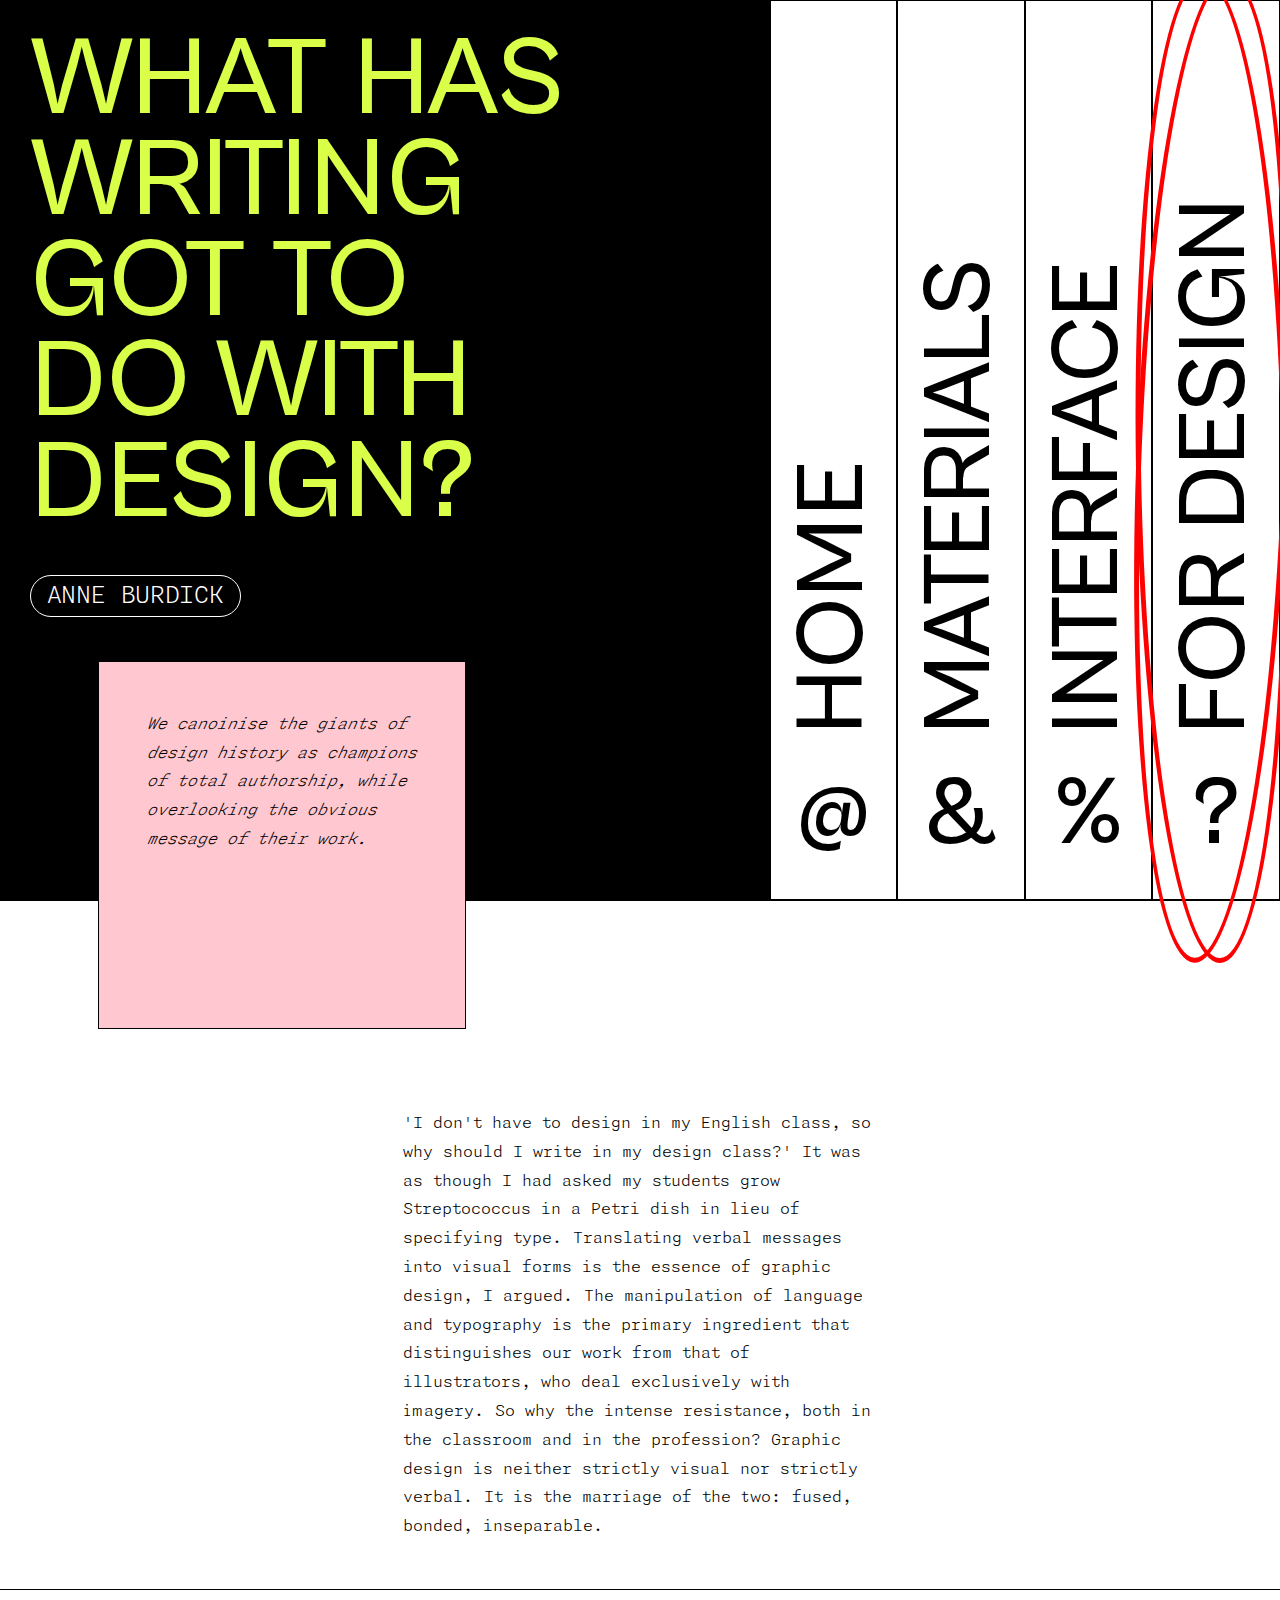
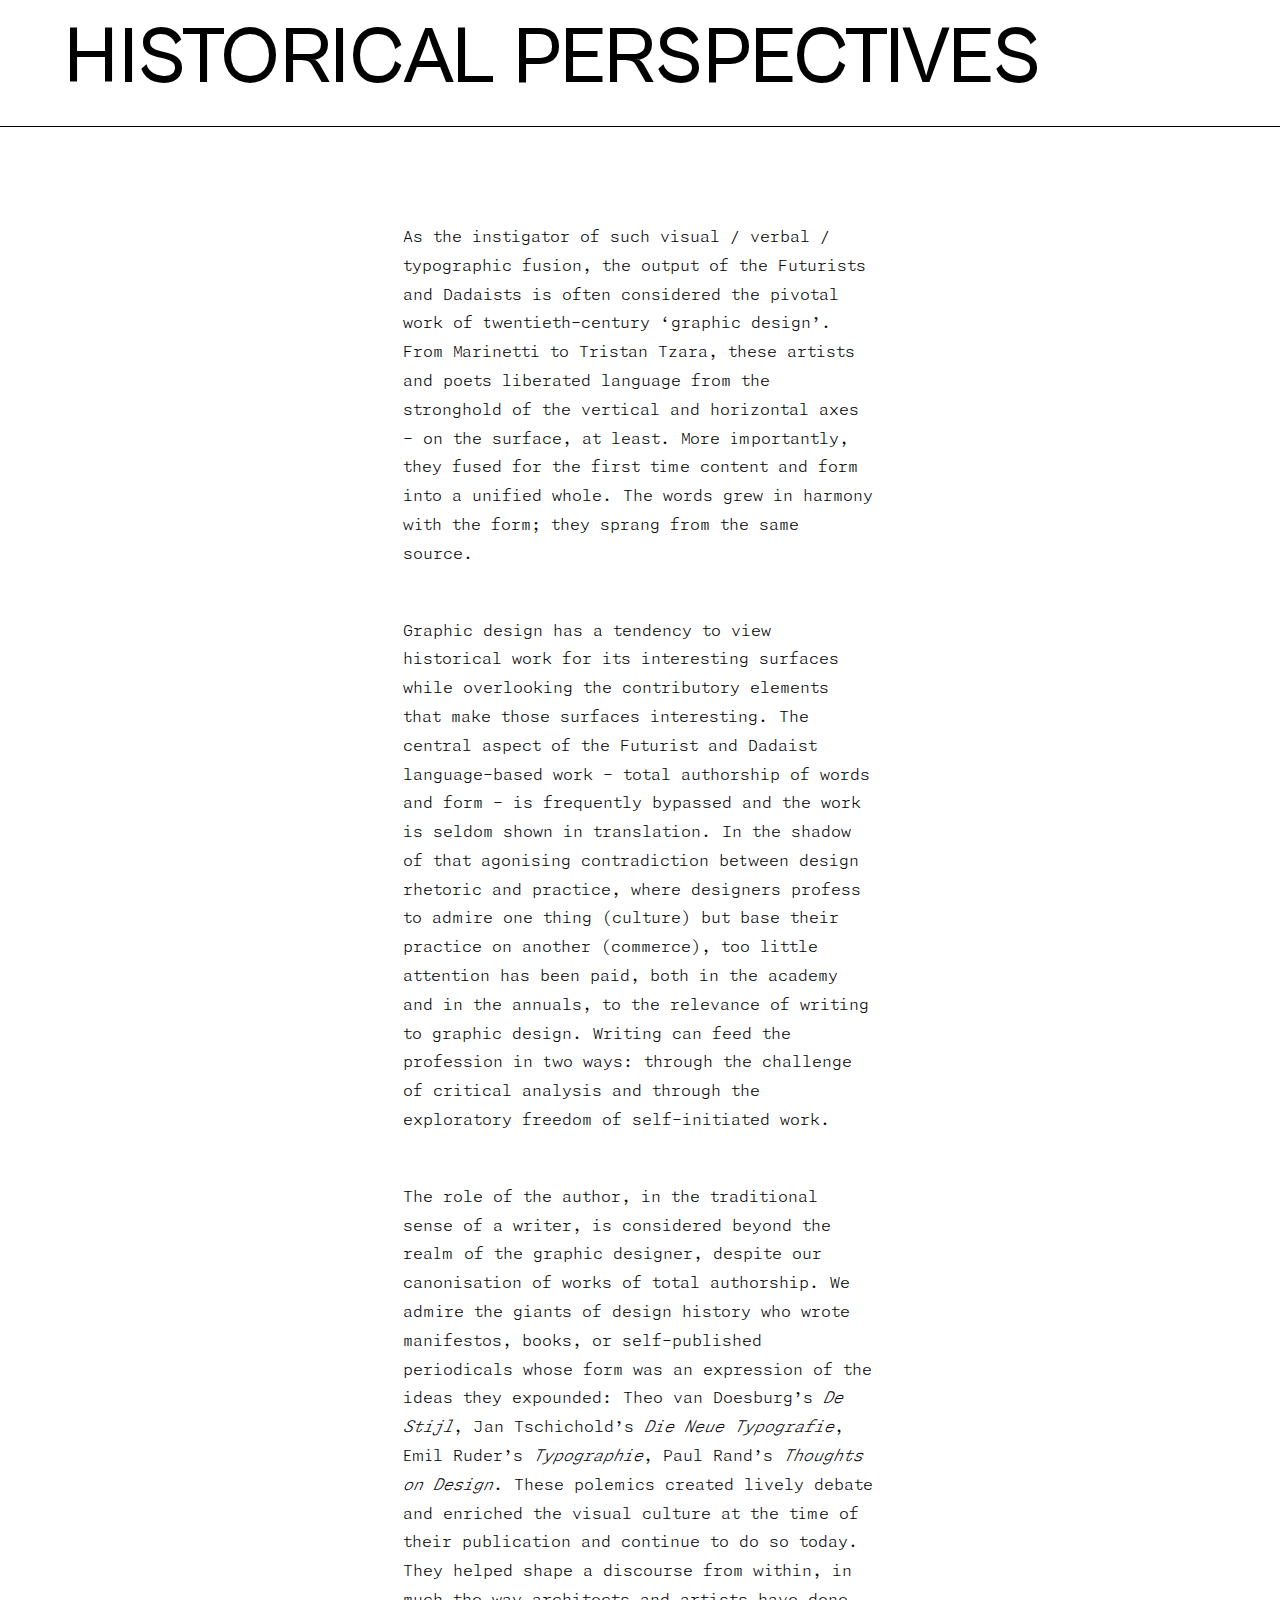
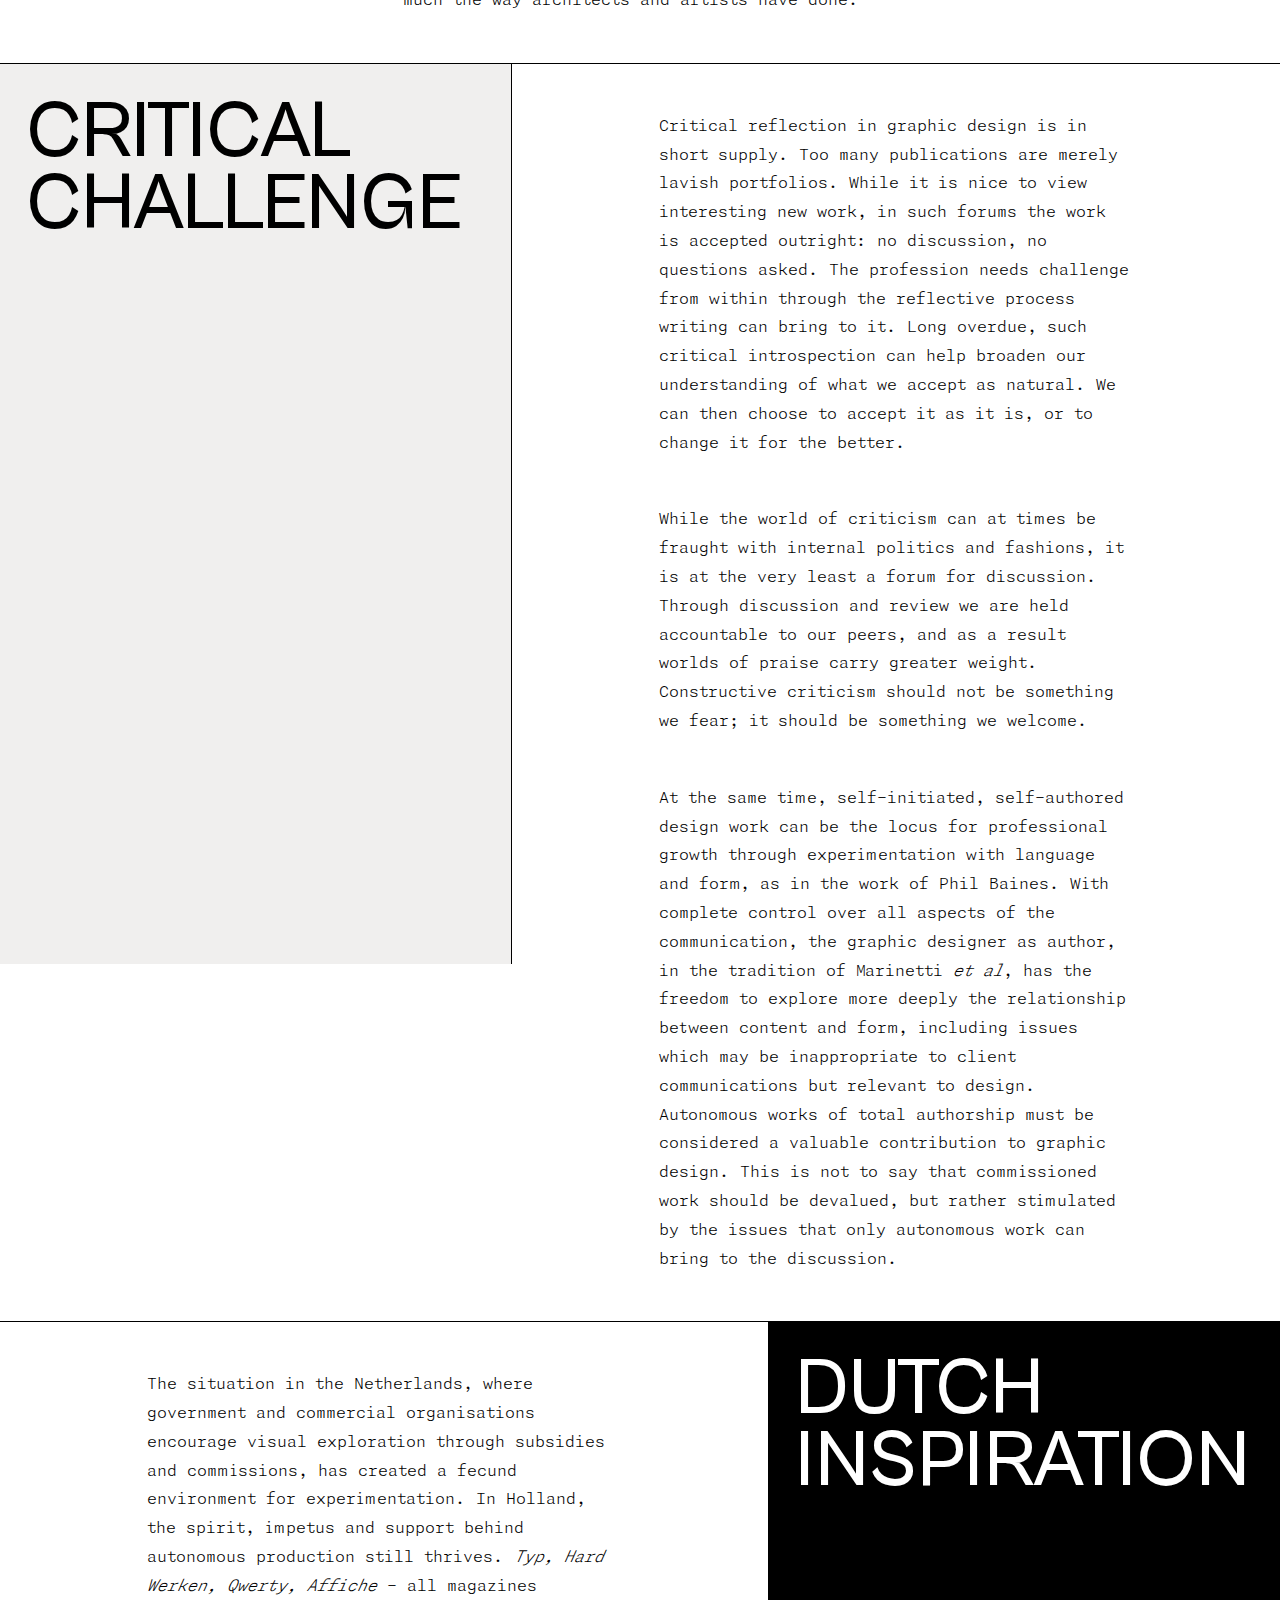
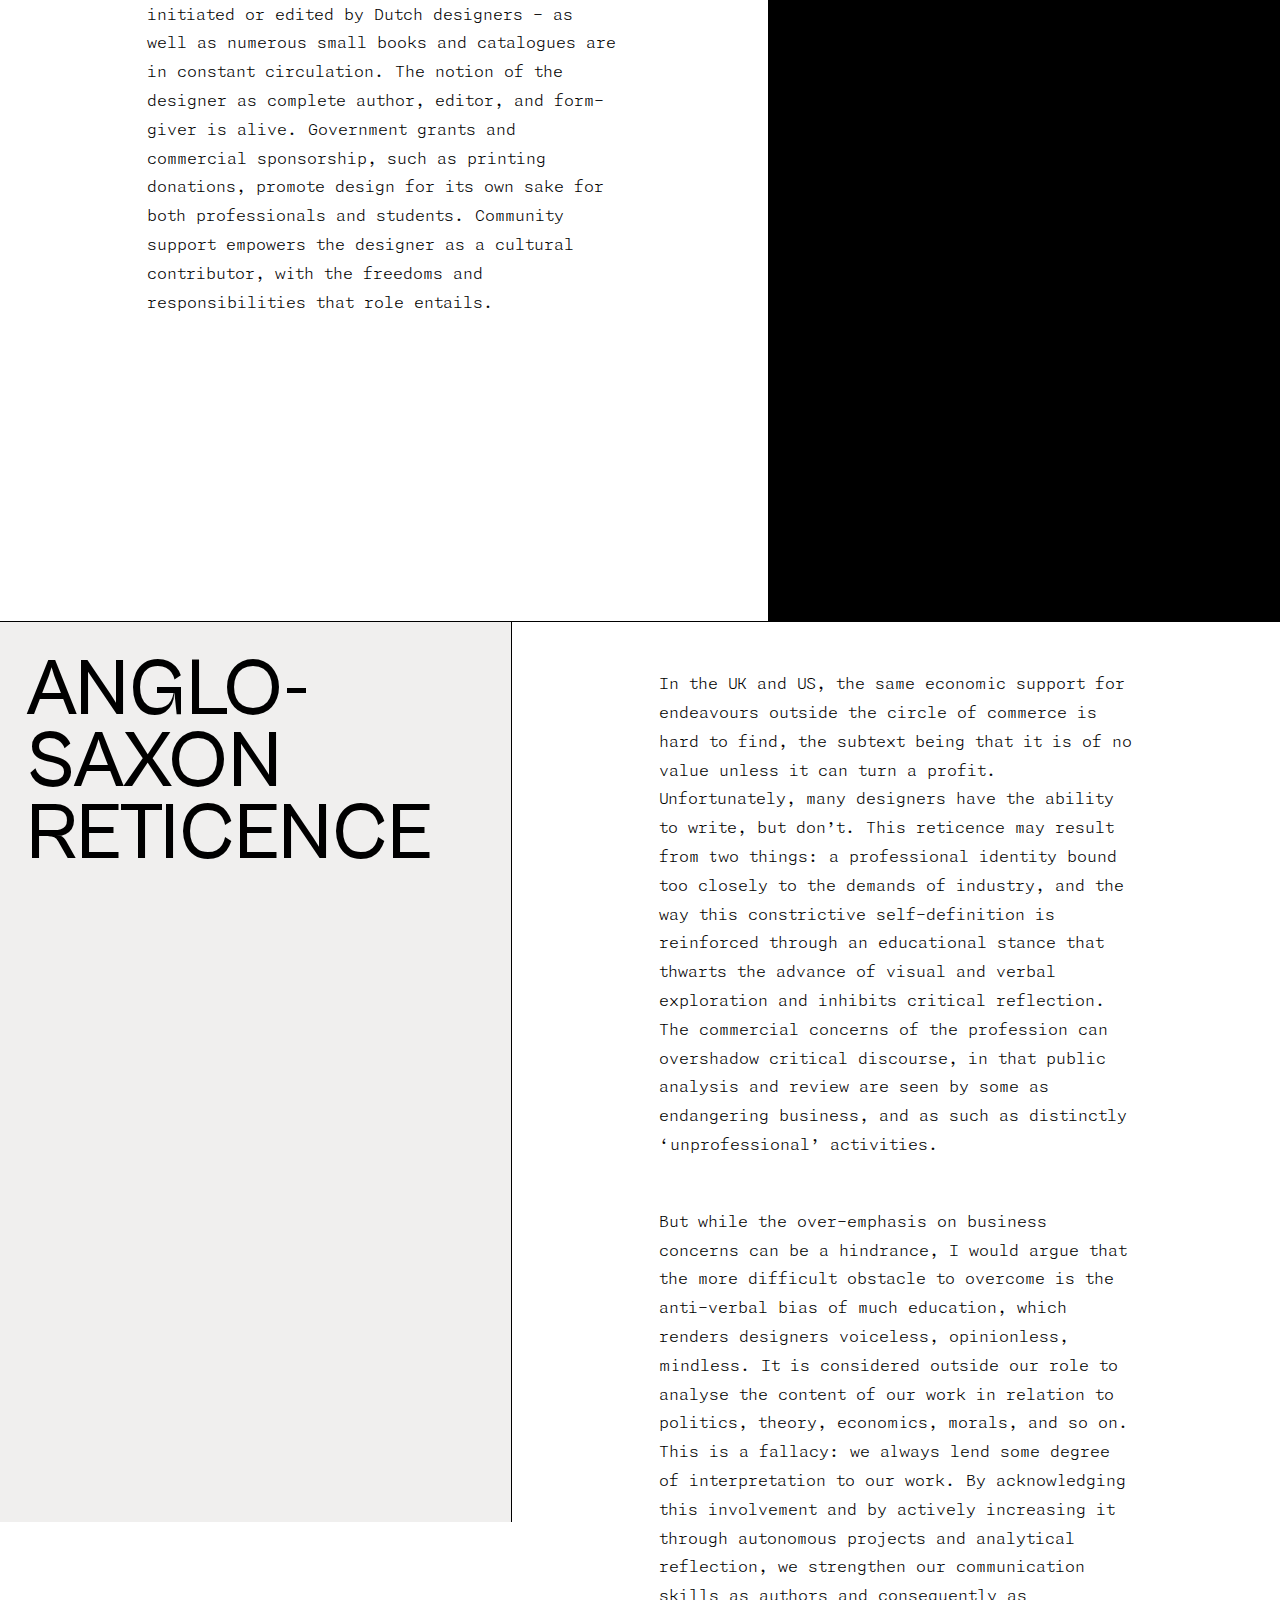
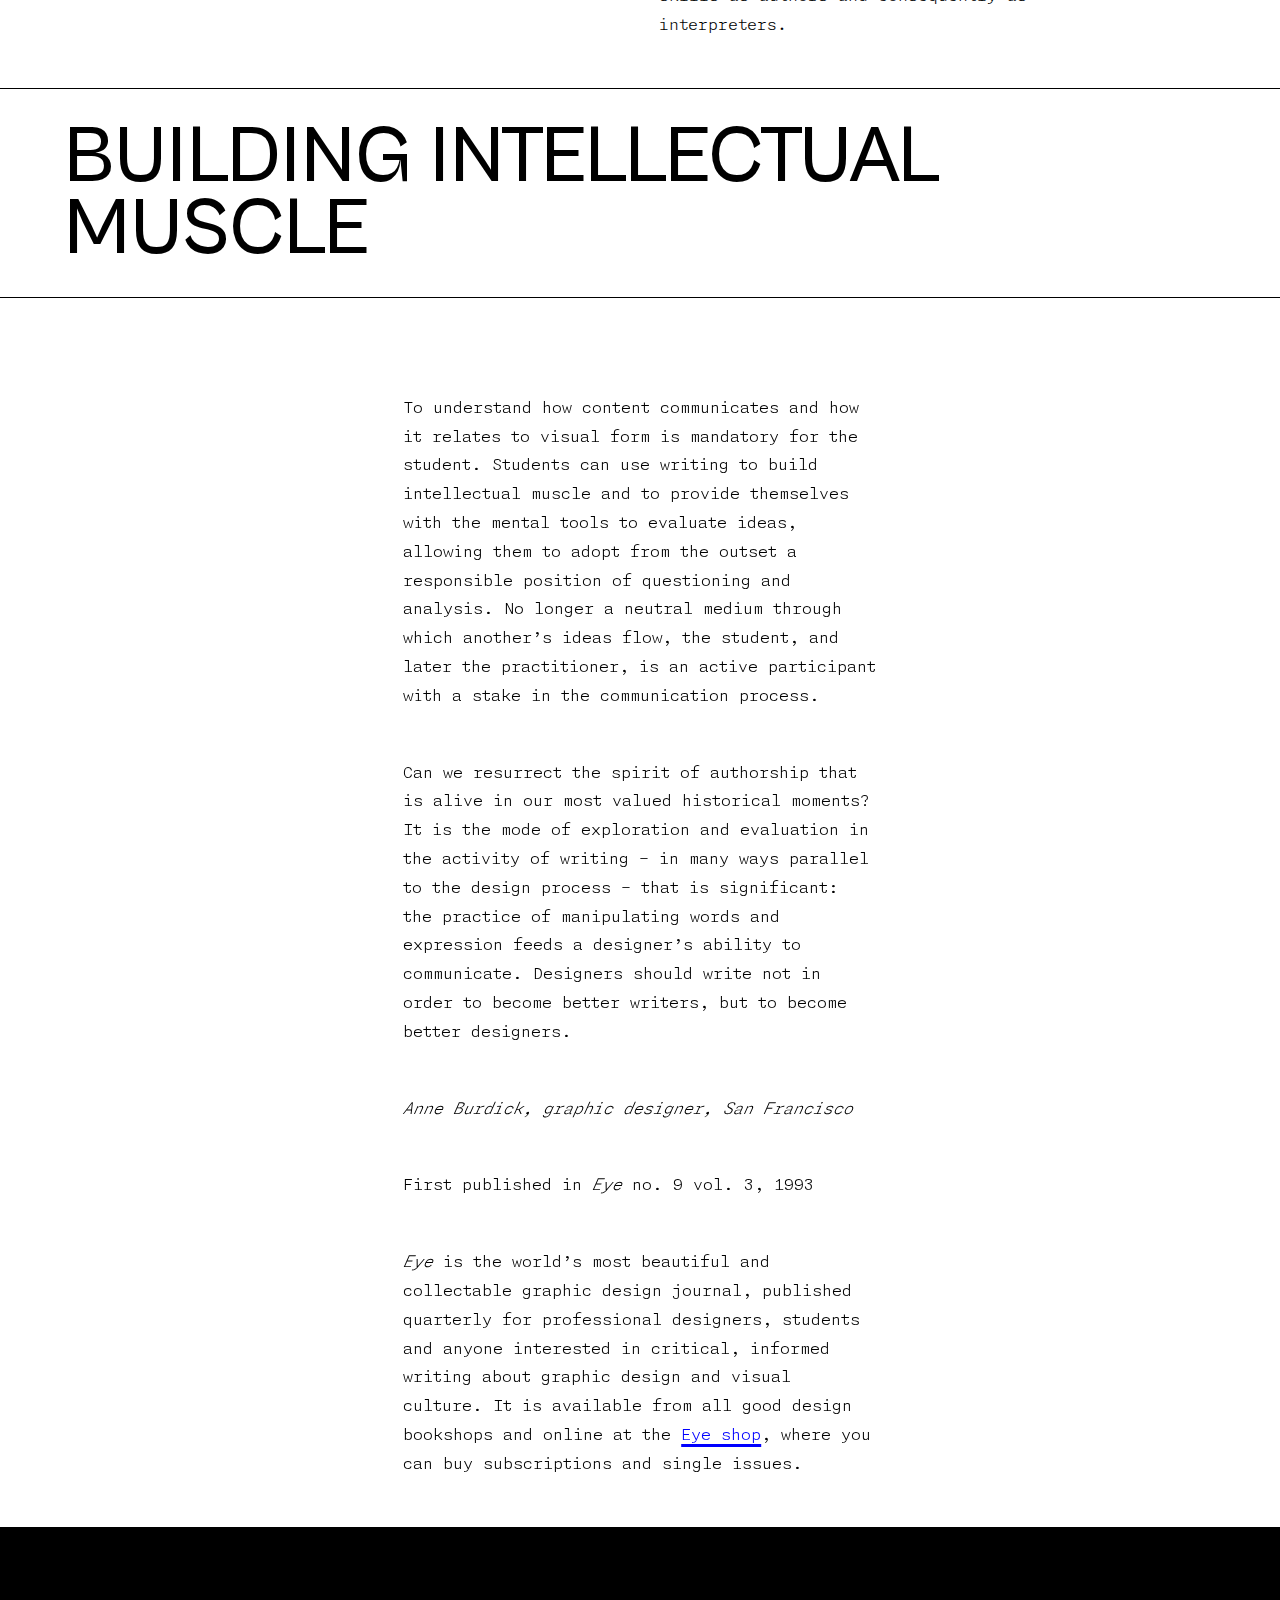
<file: what-has-writing.html>
<!DOCTYPE html>

<html>
    <head>
        <title>What has writing got to do with design?</title>
        <meta charset="utf-8">
        <meta name="viewport" content="width=device-width, initial-scale=1">

        <link href="reset.css" rel="stylesheet">
        <link href="common.css" rel="stylesheet">

        <!-- The three different styling directions: -->
        <!-- <link href="direction-1.css" rel="stylesheet">
        <link href="direction-2.css" rel="stylesheet">
        <link href="direction-3.css" rel="stylesheet"> -->
    </head>

    <body>
        <div>
            <div class="landing-page_container">
                <header>
                    <!-- <p class="special-background-character">?</p> -->
                    <h1>What has writing got to do with design?</h1>
                    <p><span class="header_author">Anne Burdick</span></p>
        
                    <p class="header_subtext header_subtext-top-2 is-pink">
                        <em>We canoinise the giants of design history as champions of total authorship, while overlooking the obvious message of their work.</em>
                    </p>
                </header>
        
                <nav>
                    <ul>
                        <li><a href="index.html"><span>@</span> <span>Home</span></a></li>
                        <li><a href="words-as-materials.html"><span>&</span> <span>Materials</span></a></li>
                        <li><a href="interface-writing.html"><span>%</span> <span>Interface</span></a></li>
                        <li class="navbar_red-pen-mark"><a href="what-has-writing.html"><span>?</span> <span>For Design</span></a></li>
                    </ul>
                </nav>
            </div>
    
            <nav class="navbar-fixed">
                <ul>
                    <li><a href="index.html">@</a></li>
                    <li><a href="words-as-materials.html">&</a></li>
                    <li><a href="interface-writing.html">%</a></li>
                    <li class="navbar-bottom_red-pen-mark"><a href="what-has-writing.html">?</a></li>
                </ul>
            </nav>    
        </div>

        <main>
            <article>
                <section>
                    <p>
                        'I don't have to design in my English class, so why should I write in my design class?' It was as though I had asked my students grow Streptococcus in a Petri dish in lieu of specifying type. Translating verbal messages into visual forms is the essence of graphic design, I argued. The manipulation of language and typography is the primary ingredient that distinguishes our work from that of illustrators, who deal exclusively with imagery. So why the intense resistance, both in the classroom and in the profession? Graphic design is neither strictly visual nor strictly verbal. It is the marriage of the two: fused, bonded, inseparable. 
                    </p>
                </section>
            </article>

            <article class="container_style-two border-top">
                <header>
                    <h2>Historical Perspectives</h2>
                </header>

                <section>
                    <p>
                        As the instigator of such visual / verbal / typographic fusion, the output of the Futurists and Dadaists is often considered the pivotal work of twentieth-century ‘graphic design’. From Marinetti to Tristan Tzara, these artists and poets liberated language from the stronghold of the vertical and horizontal axes – on the surface, at least. More importantly, they fused for the first time content and form into a unified whole. The words grew in harmony with the form; they sprang from the same source.
                    </p>
    
                    <p>
                        Graphic design has a tendency to view historical work for its interesting surfaces while overlooking the contributory elements that make those surfaces interesting. The central aspect of the Futurist and Dadaist language-based work – total authorship of words and form – is frequently bypassed and the work is seldom shown in translation. In the shadow of that agonising contradiction between design rhetoric and practice, where designers profess to admire one thing (culture) but base their practice on another (commerce), too little attention has been paid, both in the academy and in the annuals, to the relevance of writing to graphic design. Writing can feed the profession in two ways: through the challenge of critical analysis and through the exploratory freedom of self-initiated work.
                    </p>
    
                    <p>
                        The role of the author, in the traditional sense of a writer, is considered beyond the realm of the graphic designer, despite our canonisation of works of total authorship. We admire the giants of design history who wrote manifestos, books, or self-published periodicals whose form was an expression of the ideas they expounded: Theo van Doesburg’s <em>De Stijl</em>, Jan Tschichold’s <em>Die Neue Typografie</em>, Emil Ruder’s <em>Typographie</em>, Paul Rand’s <em>Thoughts on Design</em>. These polemics created lively debate and enriched the visual culture at the time of their publication and continue to do so today. They helped shape a discourse from within, in much the way architects and artists have done.
                    </p>
                </section>
            </article>

            <article class="container_style-one">
                <header>
                    <h2>Critical challenge</h2>
                </header>

                <section> 
                    <p>
                        Critical reflection in graphic design is in short supply. Too many publications are merely lavish portfolios. While it is nice to view interesting new work, in such forums the work is accepted outright: no discussion, no questions asked. The profession needs challenge from within through the reflective process writing can bring to it. Long overdue, such critical introspection can help broaden our understanding of what we accept as natural. We can then choose to accept it as it is, or to change it for the better.
                    </p>
    
                    <p>
                        While the world of criticism can at times be fraught with internal politics and fashions, it is at the very least a forum for discussion. Through discussion and review we are held accountable to our peers, and as a result worlds of praise carry greater weight. Constructive criticism should not be something we fear; it should be something we welcome.
                    </p>
    
                    <p>
                        At the same time, self-initiated, self-authored design work can be the locus for professional growth through experimentation with language and form, as in the work of Phil Baines. With complete control over all aspects of the communication, the graphic designer as author, in the tradition of Marinetti <em>et al</em>, has the freedom to explore more deeply the relationship between content and form, including issues which may be inappropriate to client communications but relevant to design. Autonomous works of total authorship must be considered a valuable contribution to graphic design. This is not to say that commissioned work should be devalued, but rather stimulated by the issues that only autonomous work can bring to the discussion.
                    </p>
                </section>    
            </article>

            <article class="container_style-three">
                <header>
                    <h2>Dutch inspiration</h2>
                </header>

                <section>
                    <p>
                        The situation in the Netherlands, where government and commercial organisations encourage visual exploration through subsidies and commissions, has created a fecund environment for experimentation. In Holland, the spirit, impetus and support behind autonomous production still thrives. <em>Typ, Hard Werken, Qwerty, Affiche</em> – all magazines initiated or edited by Dutch designers – as well as numerous small books and catalogues are in constant circulation. The notion of the designer as complete author, editor, and form-giver is alive. Government grants and commercial sponsorship, such as printing donations, promote design for its own sake for both professionals and students. Community support empowers the designer as a cultural contributor, with the freedoms and responsibilities that role entails.
                    </p>
                </section>
            </article>

            <article class="container_style-one">
                <header>
                    <h2>Anglo-Saxon reticence</h2>
                </header>

                <section>
                    <p>
                        In the UK and US, the same economic support for endeavours outside the circle of commerce is hard to find, the subtext being that it is of no value unless it can turn a profit. Unfortunately, many designers have the ability to write, but don’t. This reticence may result from two things: a professional identity bound too closely to the demands of industry, and the way this constrictive self-definition is reinforced through an educational stance that thwarts the advance of visual and verbal exploration and inhibits critical reflection. The commercial concerns of the profession can overshadow critical discourse, in that public analysis and review are seen by some as endangering business, and as such as distinctly ‘unprofessional’ activities.
                    </p>
    
                    <p>
                        But while the over-emphasis on business concerns can be a hindrance, I would argue that the more difficult obstacle to overcome is the anti-verbal bias of much education, which renders designers voiceless, opinionless, mindless. It is considered outside our role to analyse the content of our work in relation to politics, theory, economics, morals, and so on. This is a fallacy: we always lend some degree of interpretation to our work. By acknowledging this involvement and by actively increasing it through autonomous projects and analytical reflection, we strengthen our communication skills as authors and consequently as interpreters.
                    </p>
                </section>    
            </article>

            <article class="container_style-two border-top">
                <header>
                    <h2>Building intellectual muscle</h2>
                </header>

                <section>
                    <p>
                        To understand how content communicates and how it relates to visual form is mandatory for the student. Students can use writing to build intellectual muscle and to provide themselves with the mental tools to evaluate ideas, allowing them to adopt from the outset a responsible position of questioning and analysis. No longer a neutral medium through which another’s ideas flow, the student, and later the practitioner, is an active participant with a stake in the communication process.
                    </p>
    
                    <p>
                        Can we resurrect the spirit of authorship that is alive in our most valued historical moments? It is the mode of exploration and evaluation in the activity of writing – in many ways parallel to the design process – that is significant: the practice of manipulating words and expression feeds a designer’s ability to communicate. Designers should write not in order to become better writers, but to become better designers.
                    </p>
    
                    <p>
                        <em>Anne Burdick, graphic designer, San Francisco</em>
                    </p>
    
                    <p>
                        First published in <em>Eye</em> no. 9 vol. 3, 1993
                    </p>
    
                    <p>
                        <em>Eye</em> is the world’s most beautiful and collectable graphic design journal, published quarterly for professional designers, students and anyone interested in critical, informed writing about graphic design and visual culture. It is available from all good design bookshops and online at the <a href="https://www.escosubs.co.uk/eyemagazine/">Eye shop</a>, where you can buy subscriptions and single issues.
                    </p>
                </section>    
            </article>
        </main>
    </body>

</html>
</file>
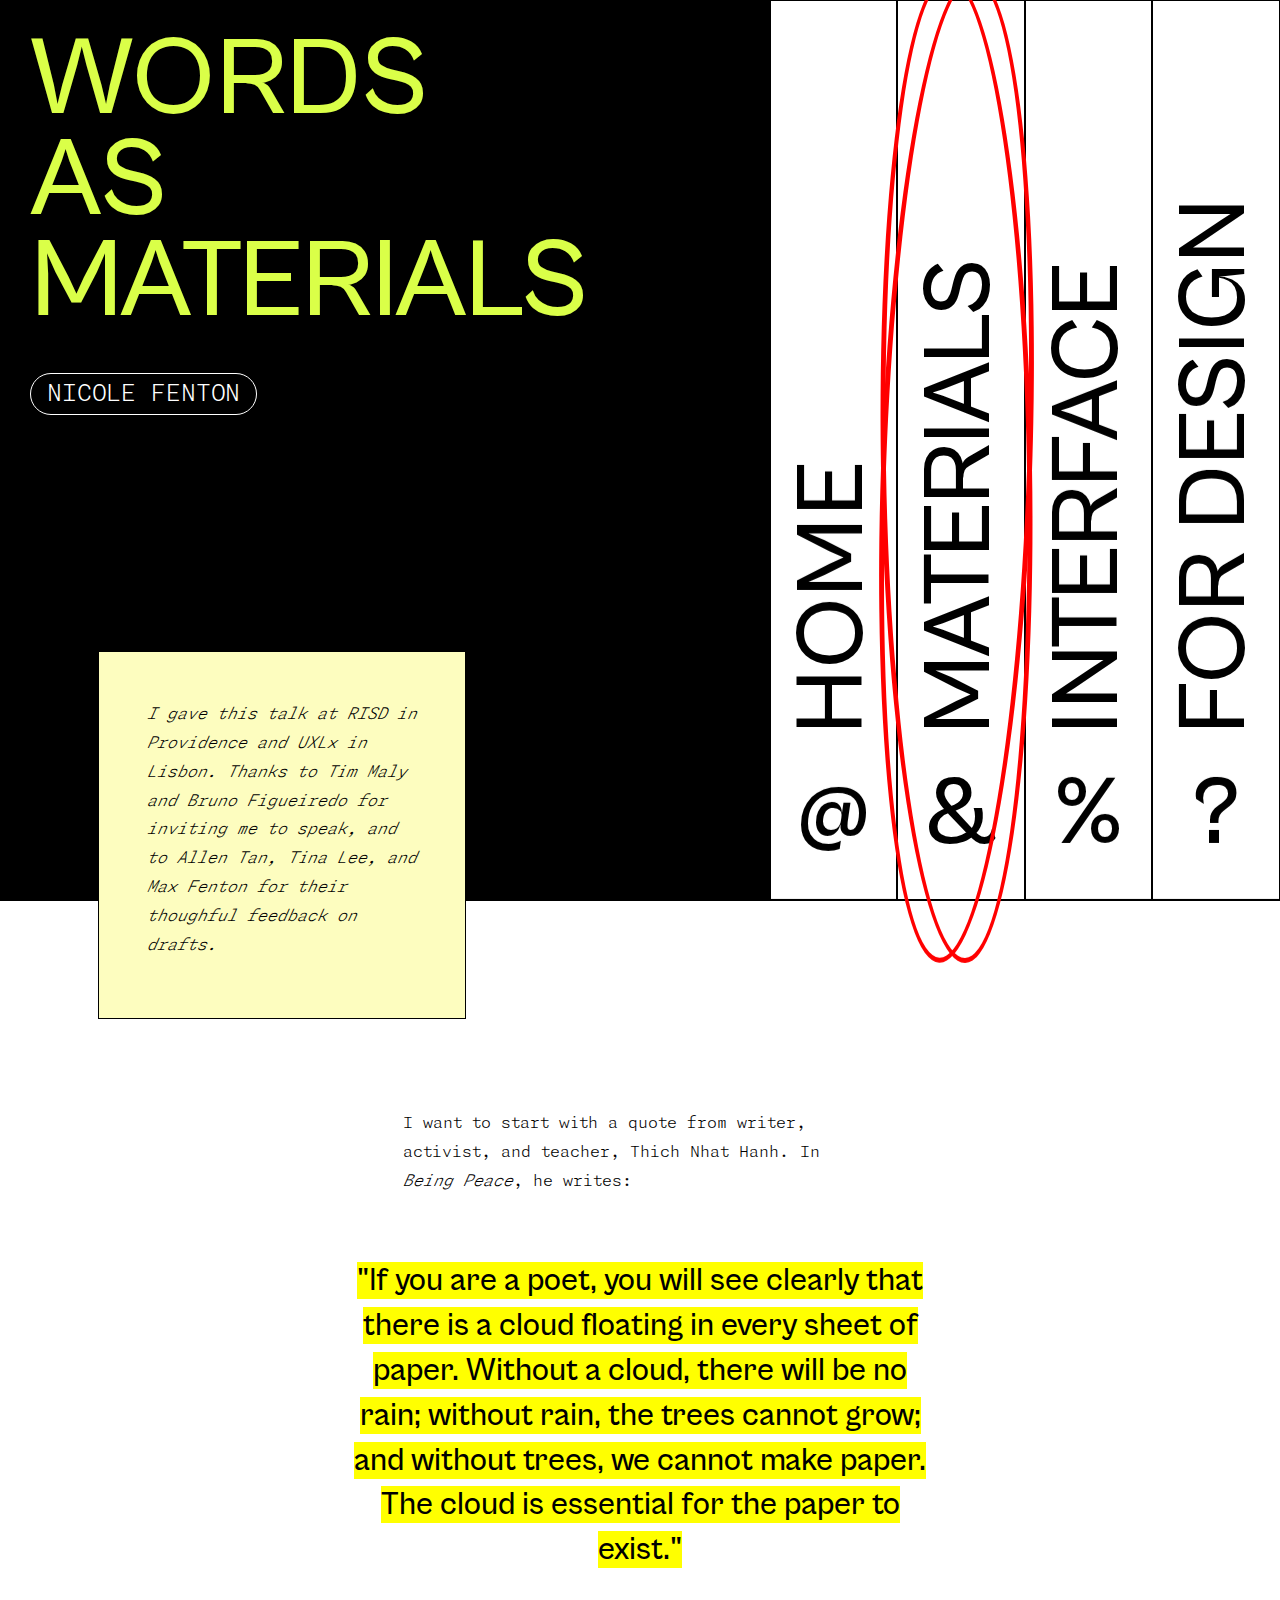
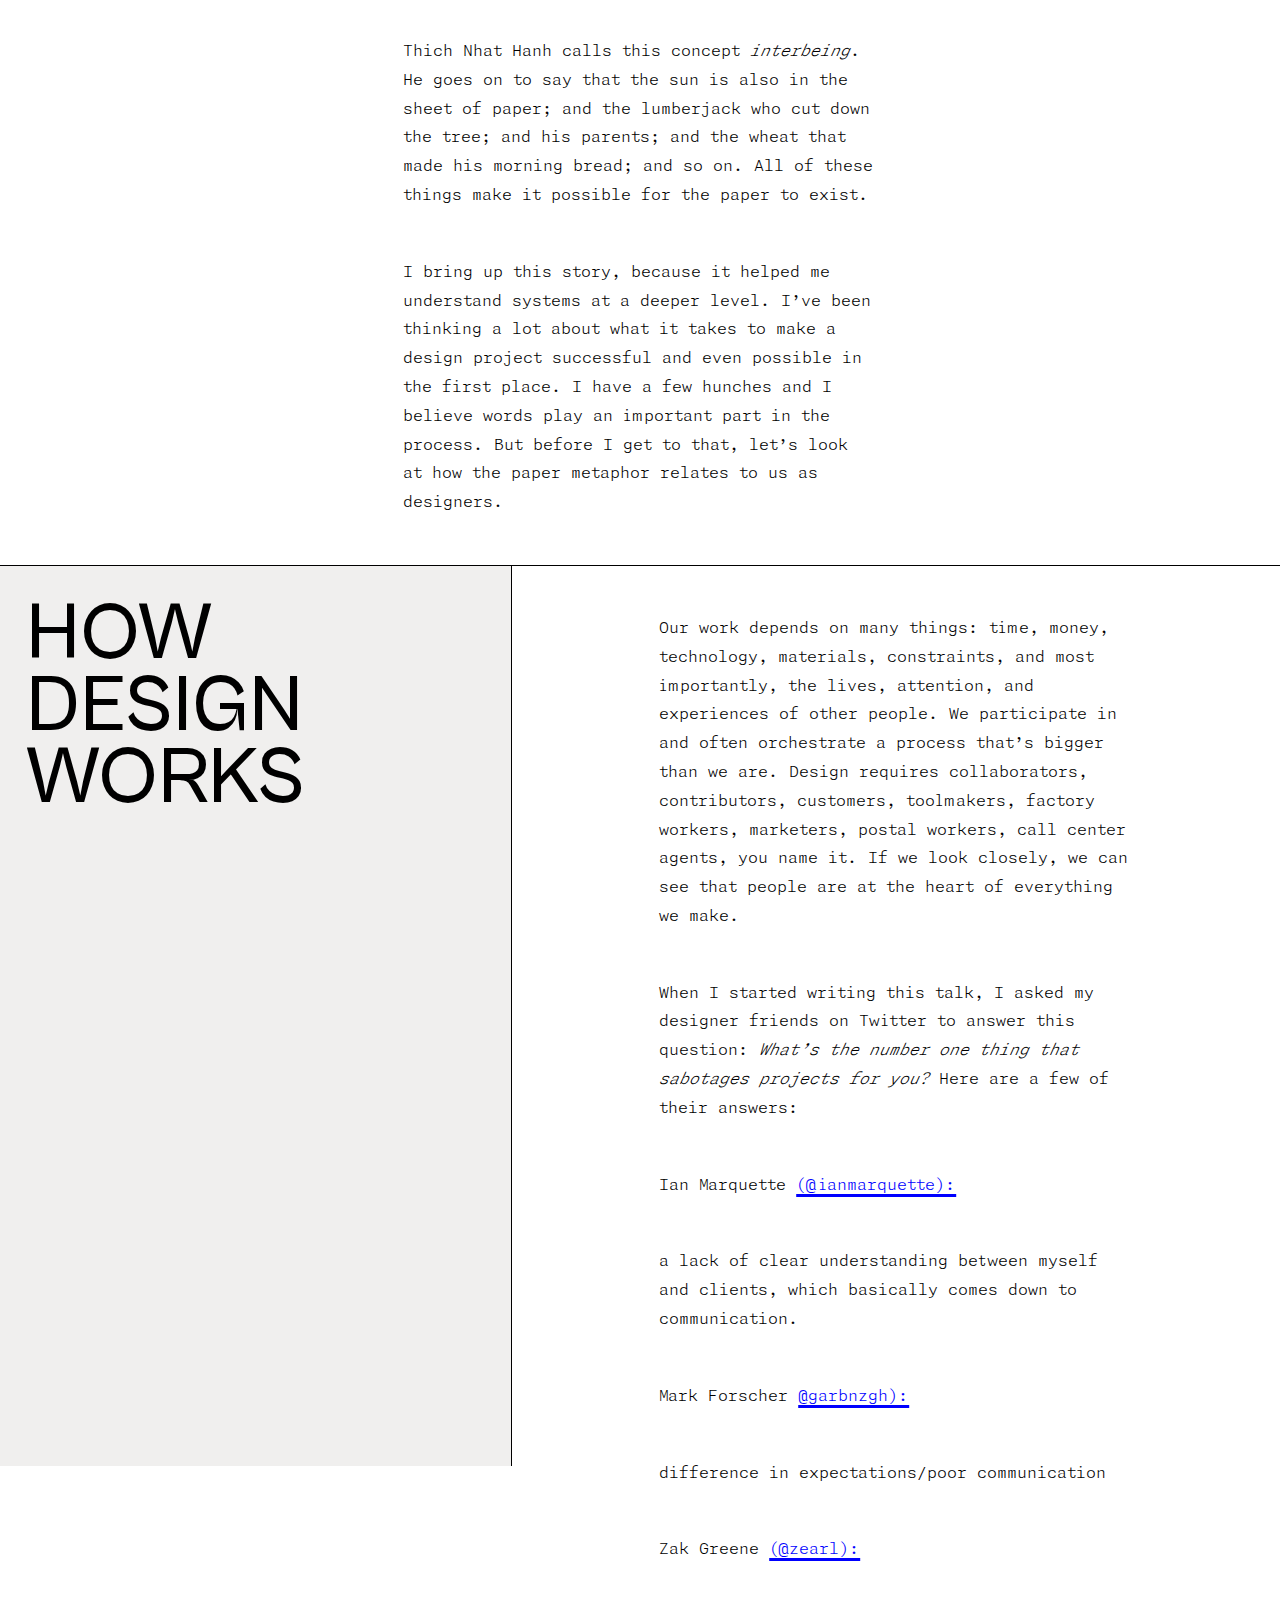
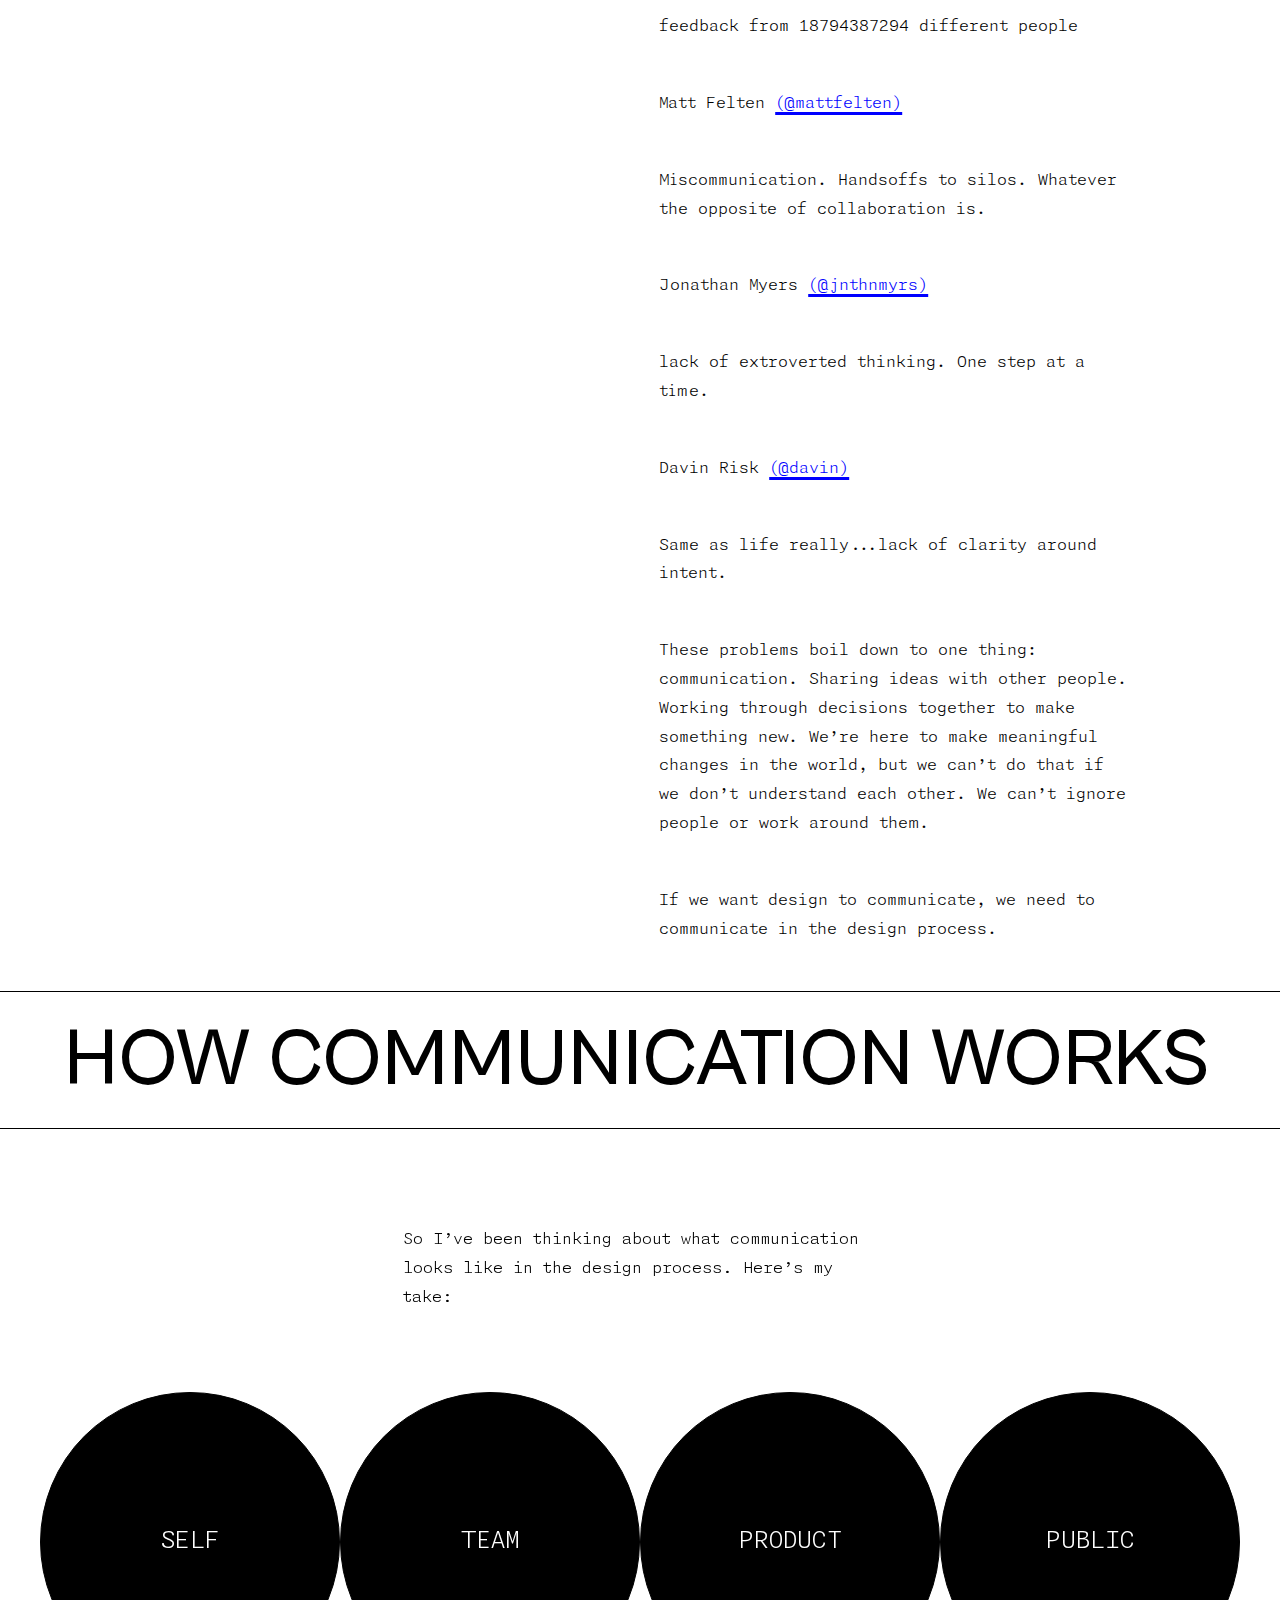
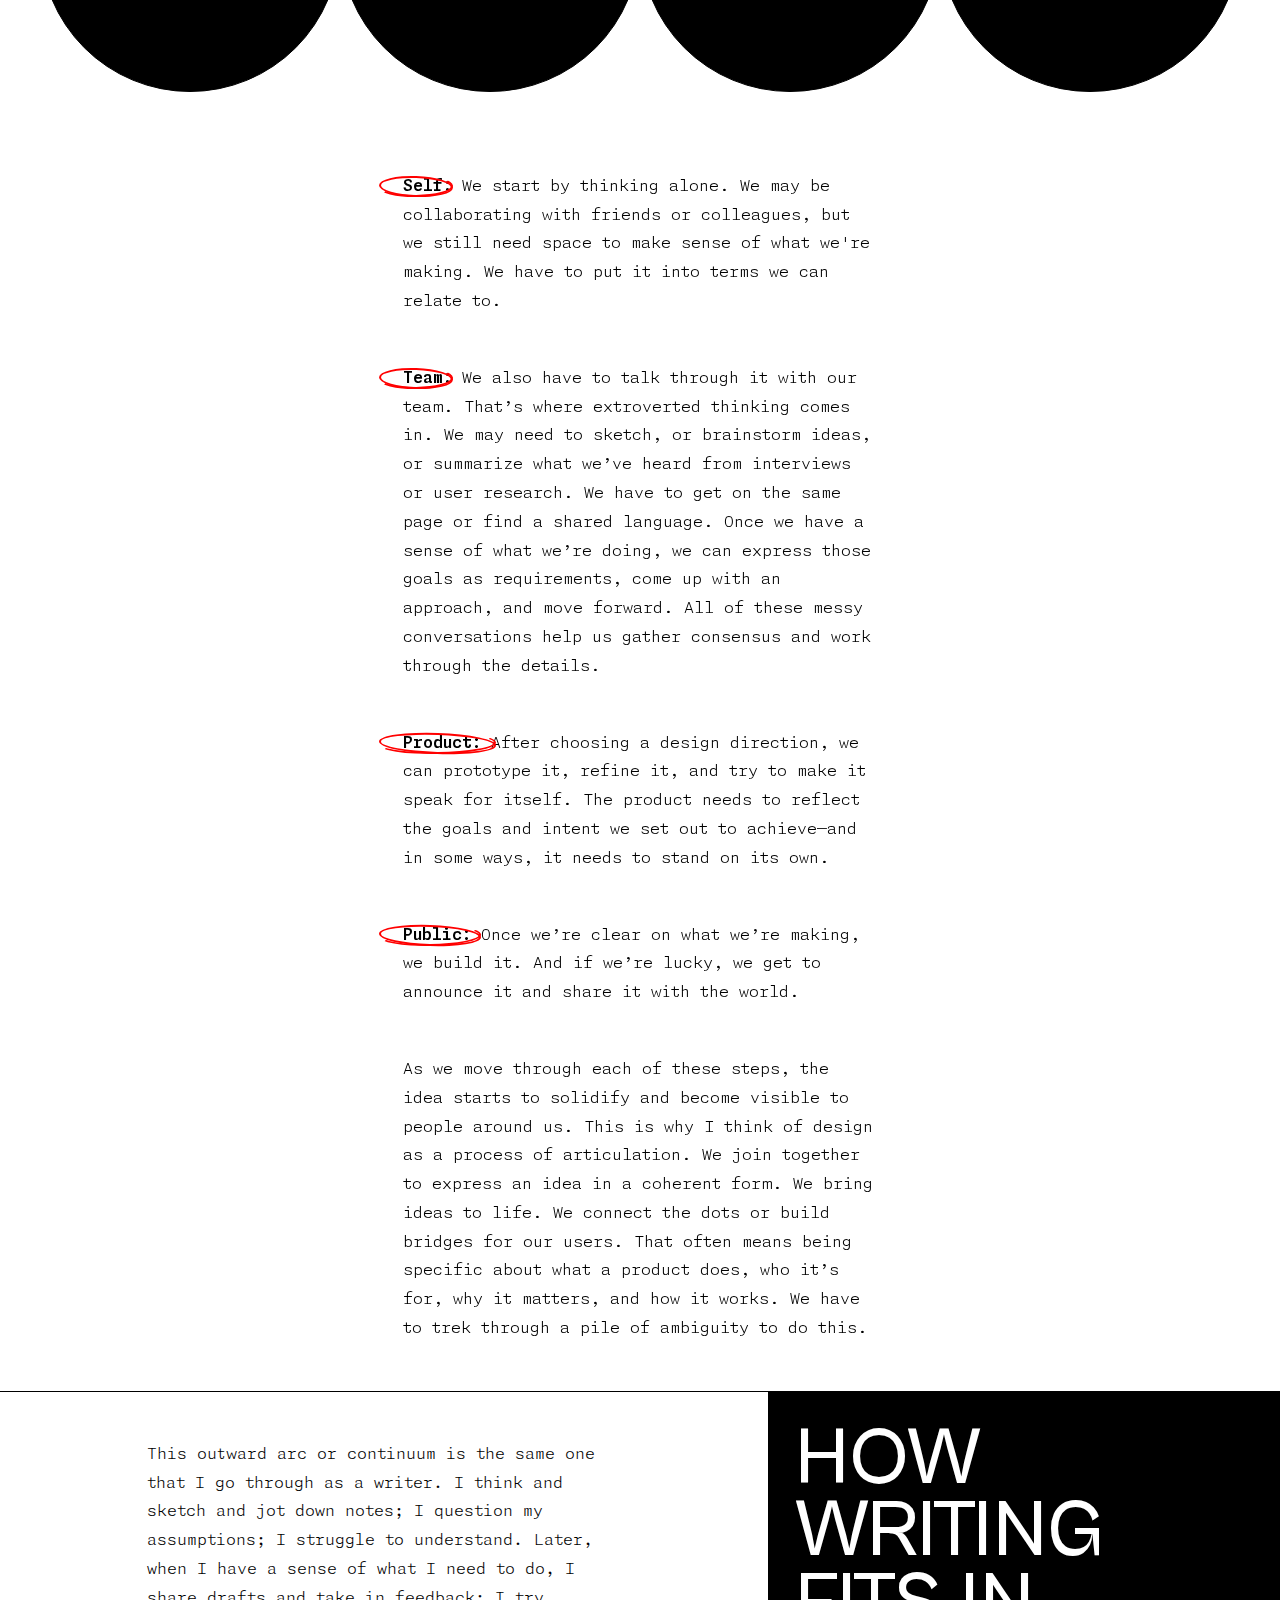
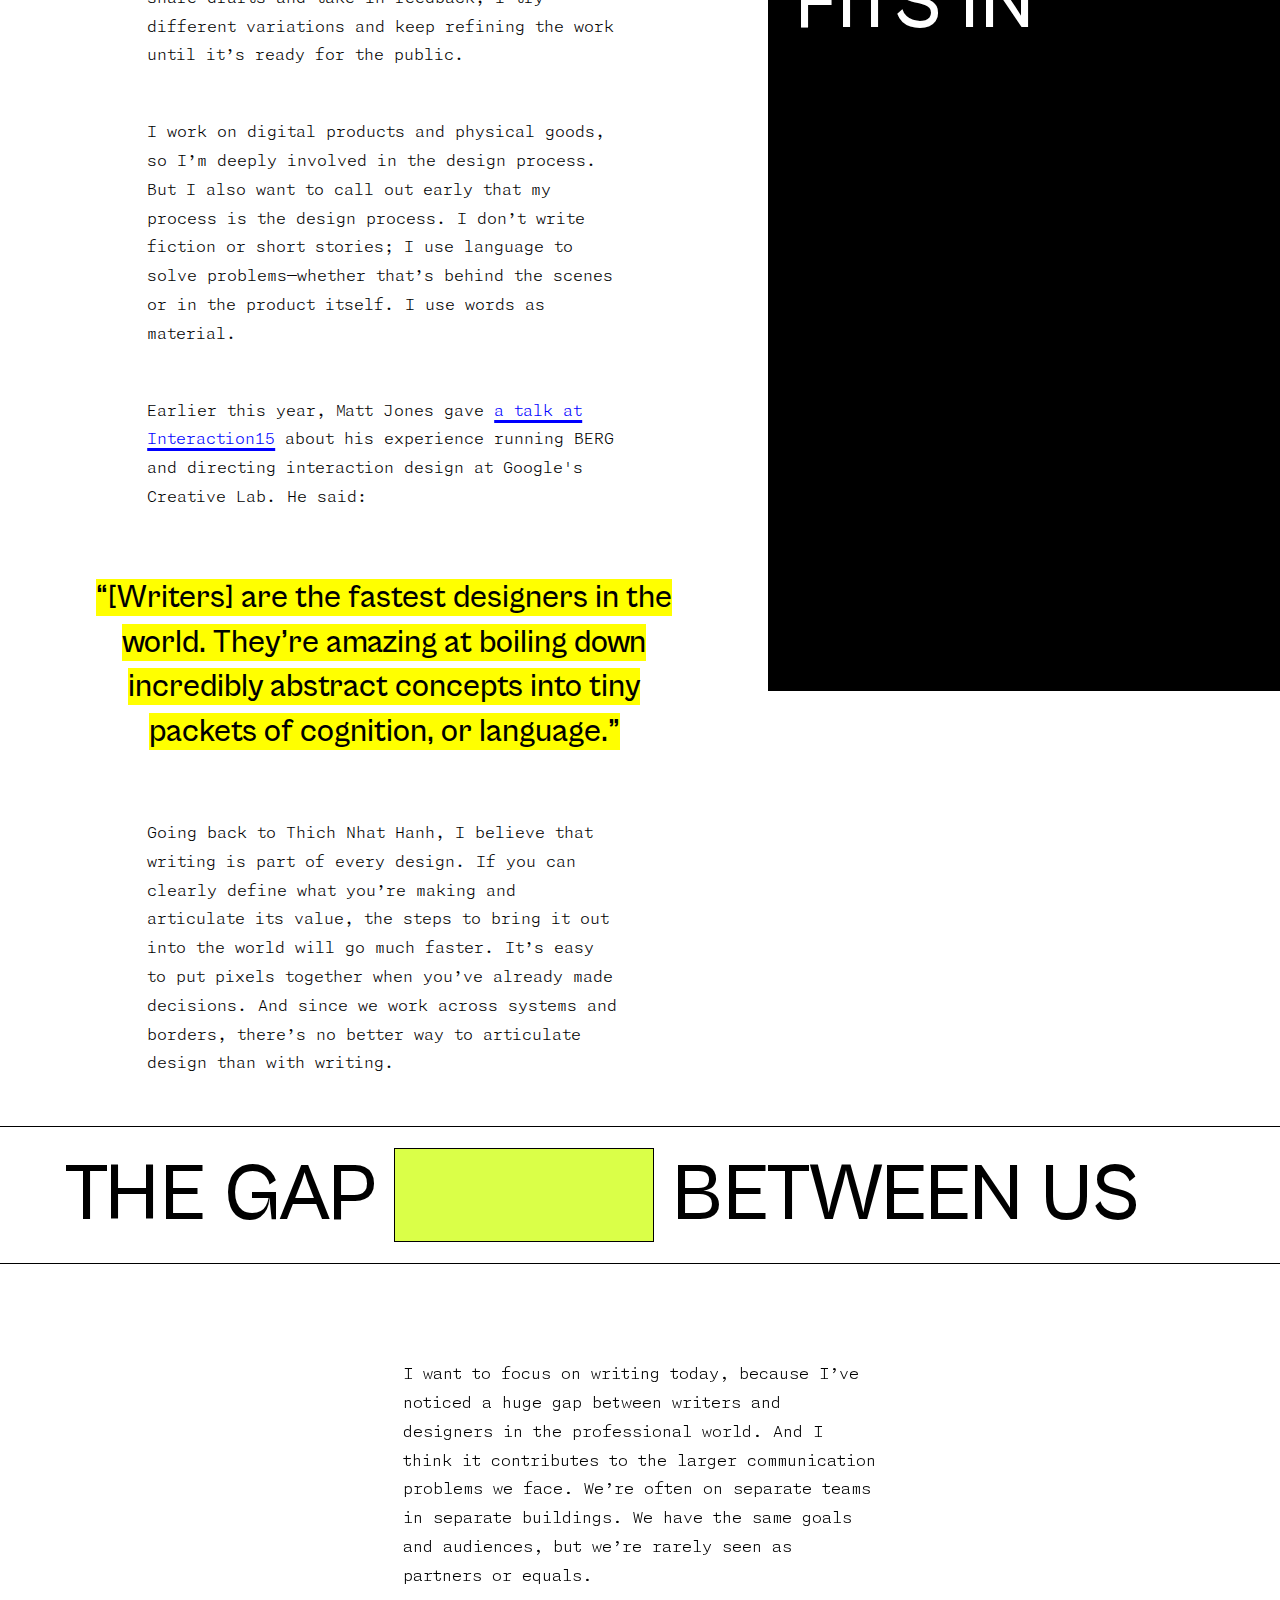
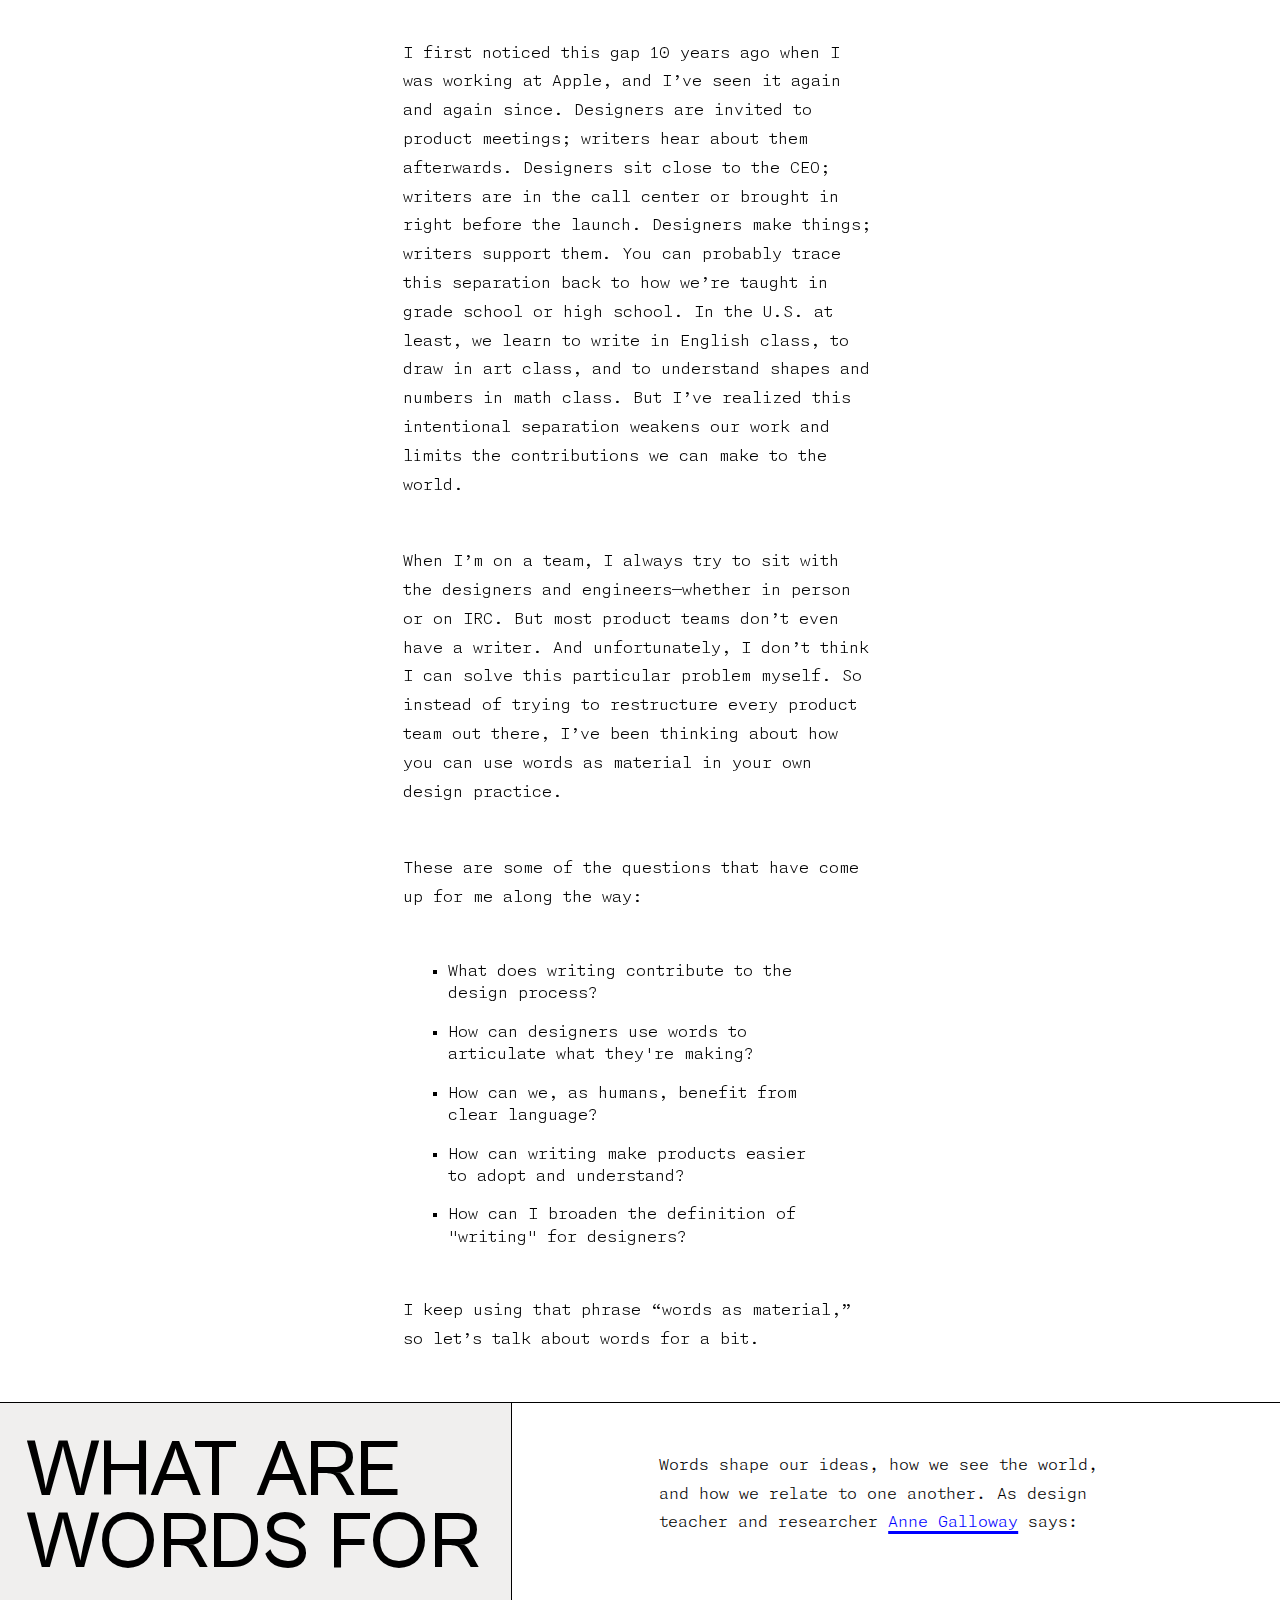
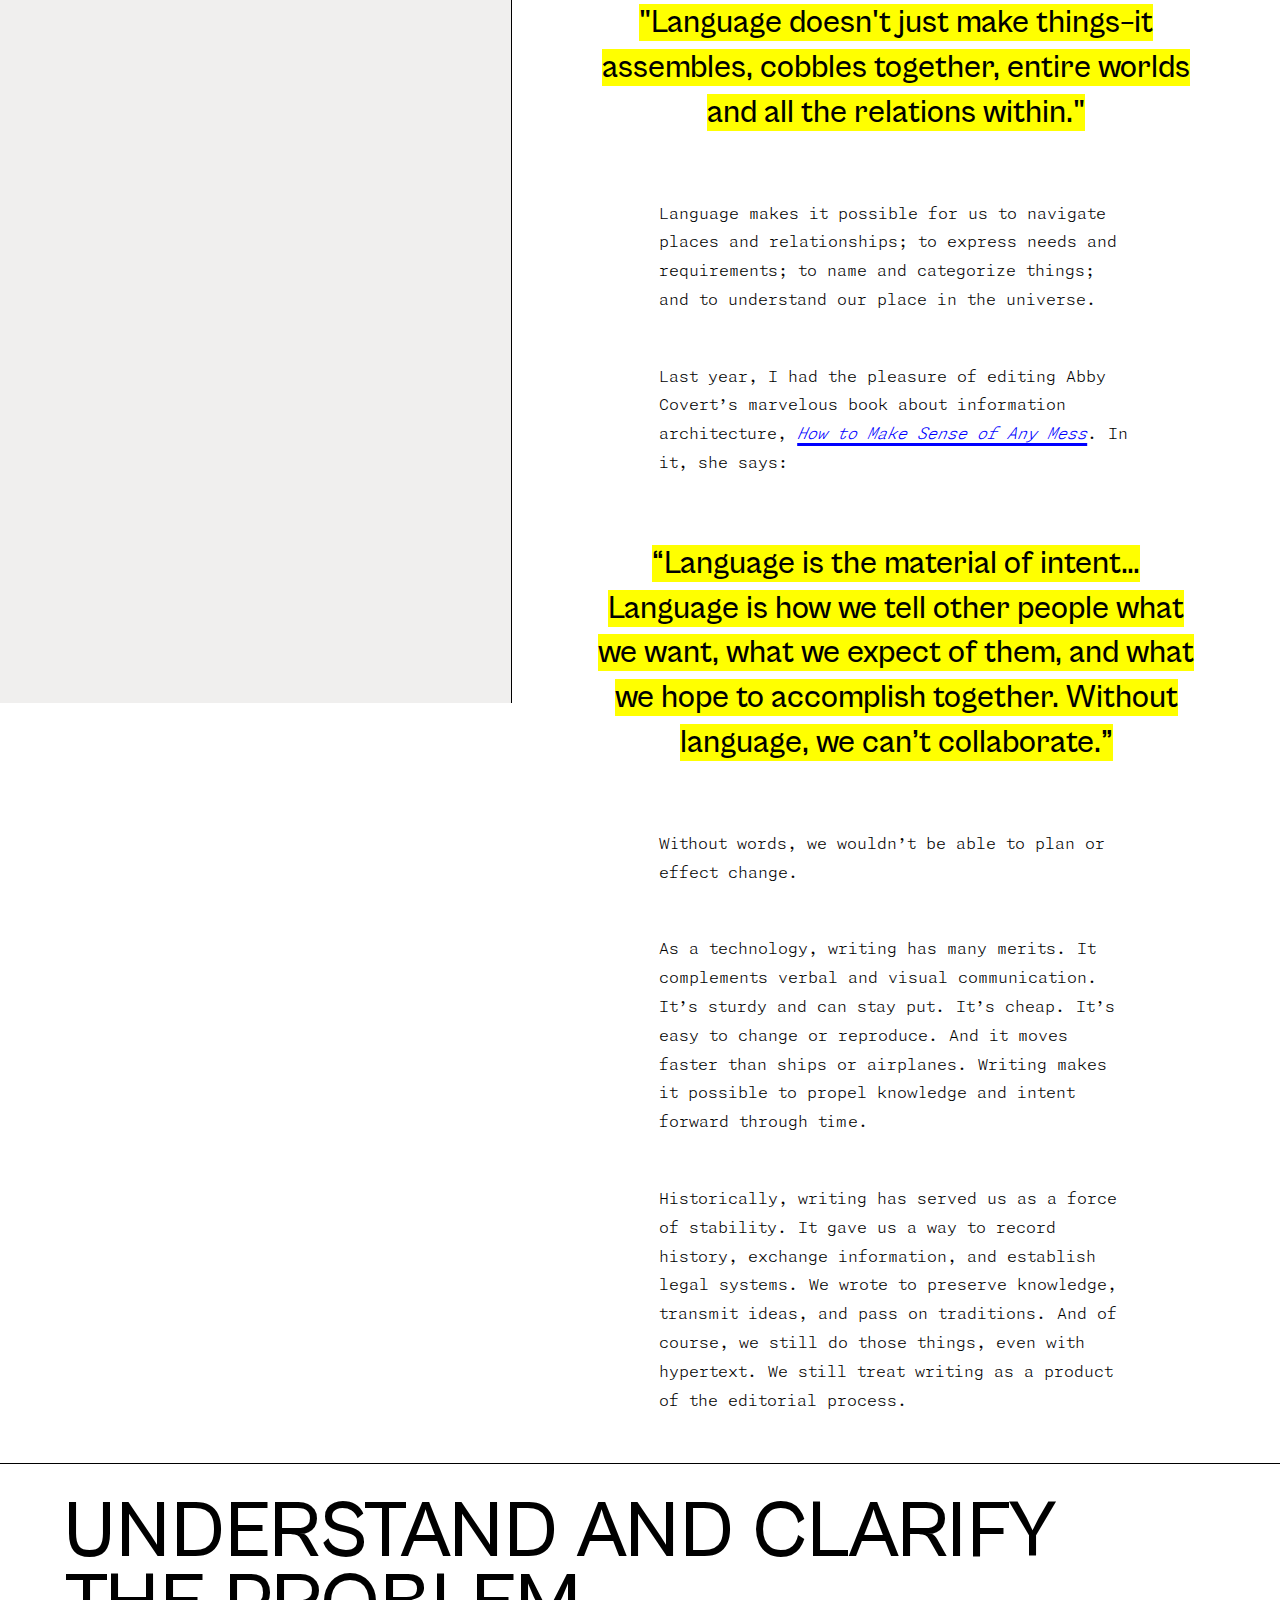
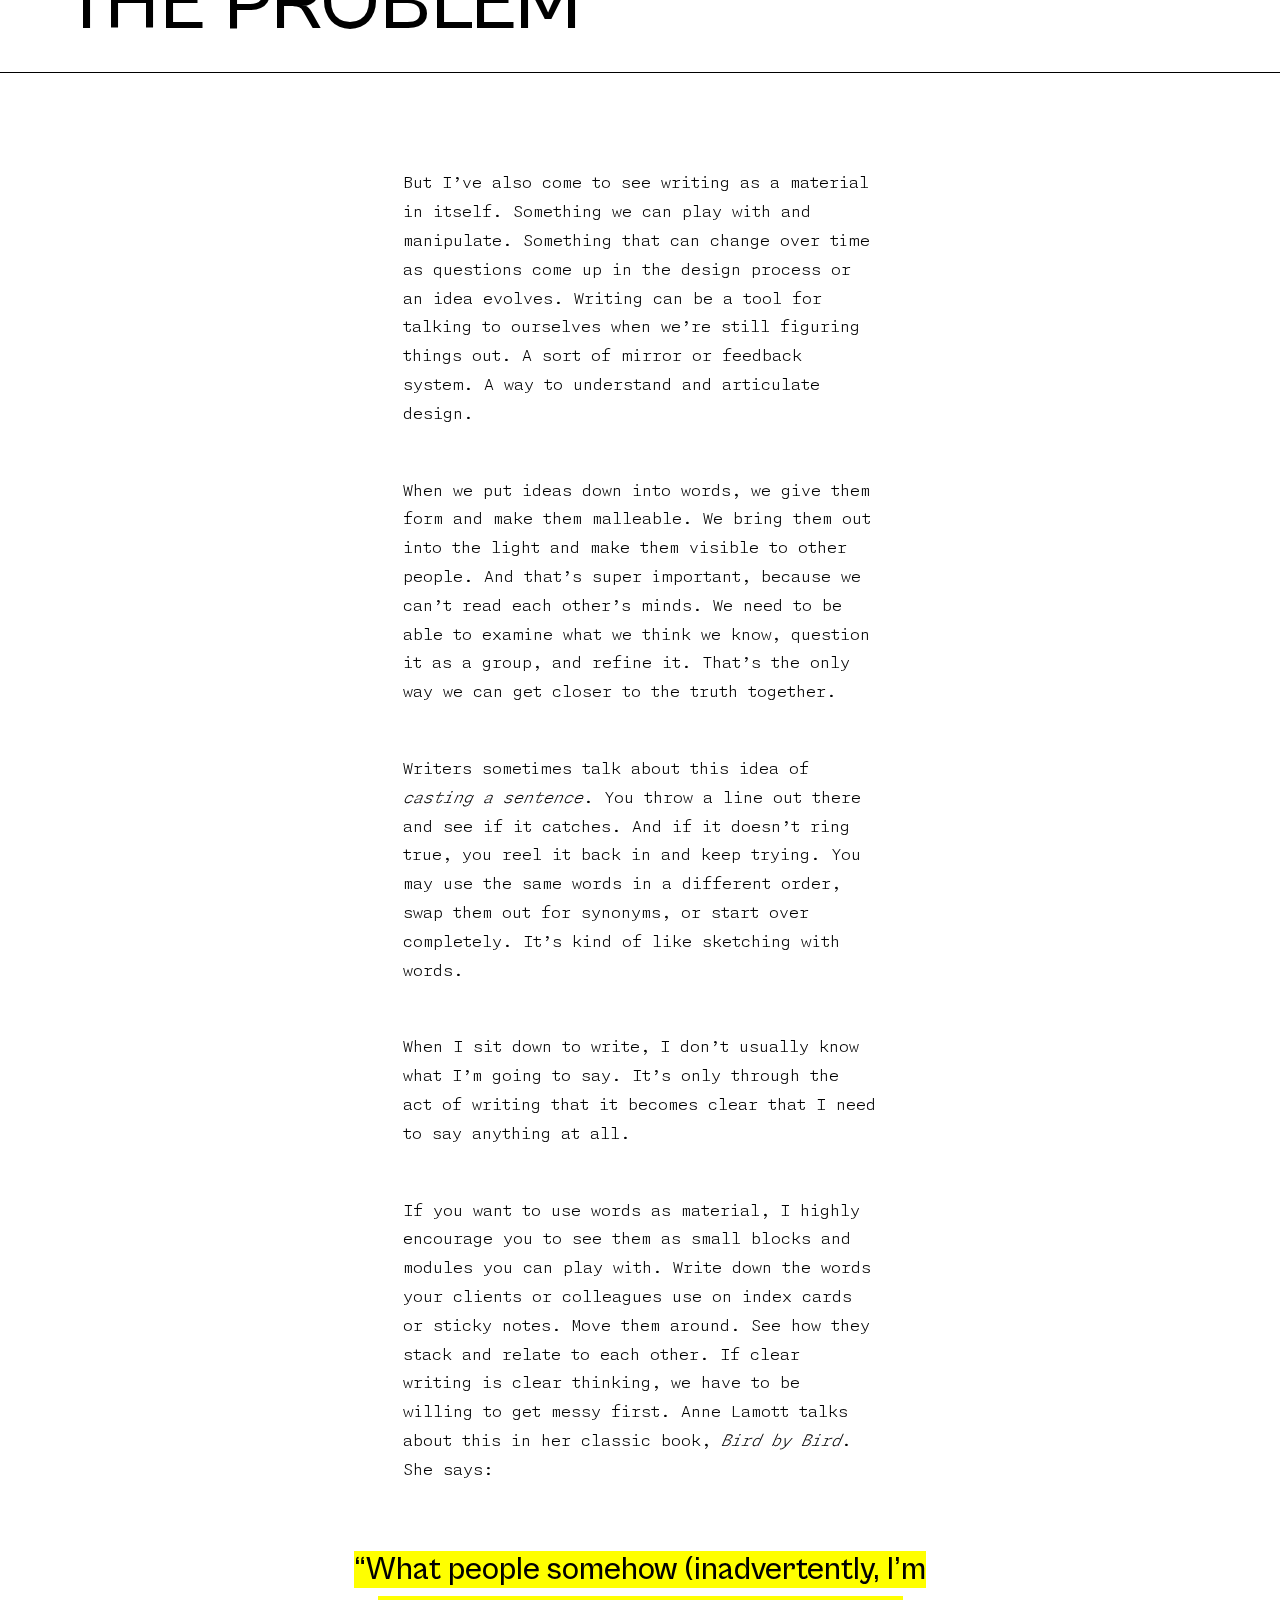
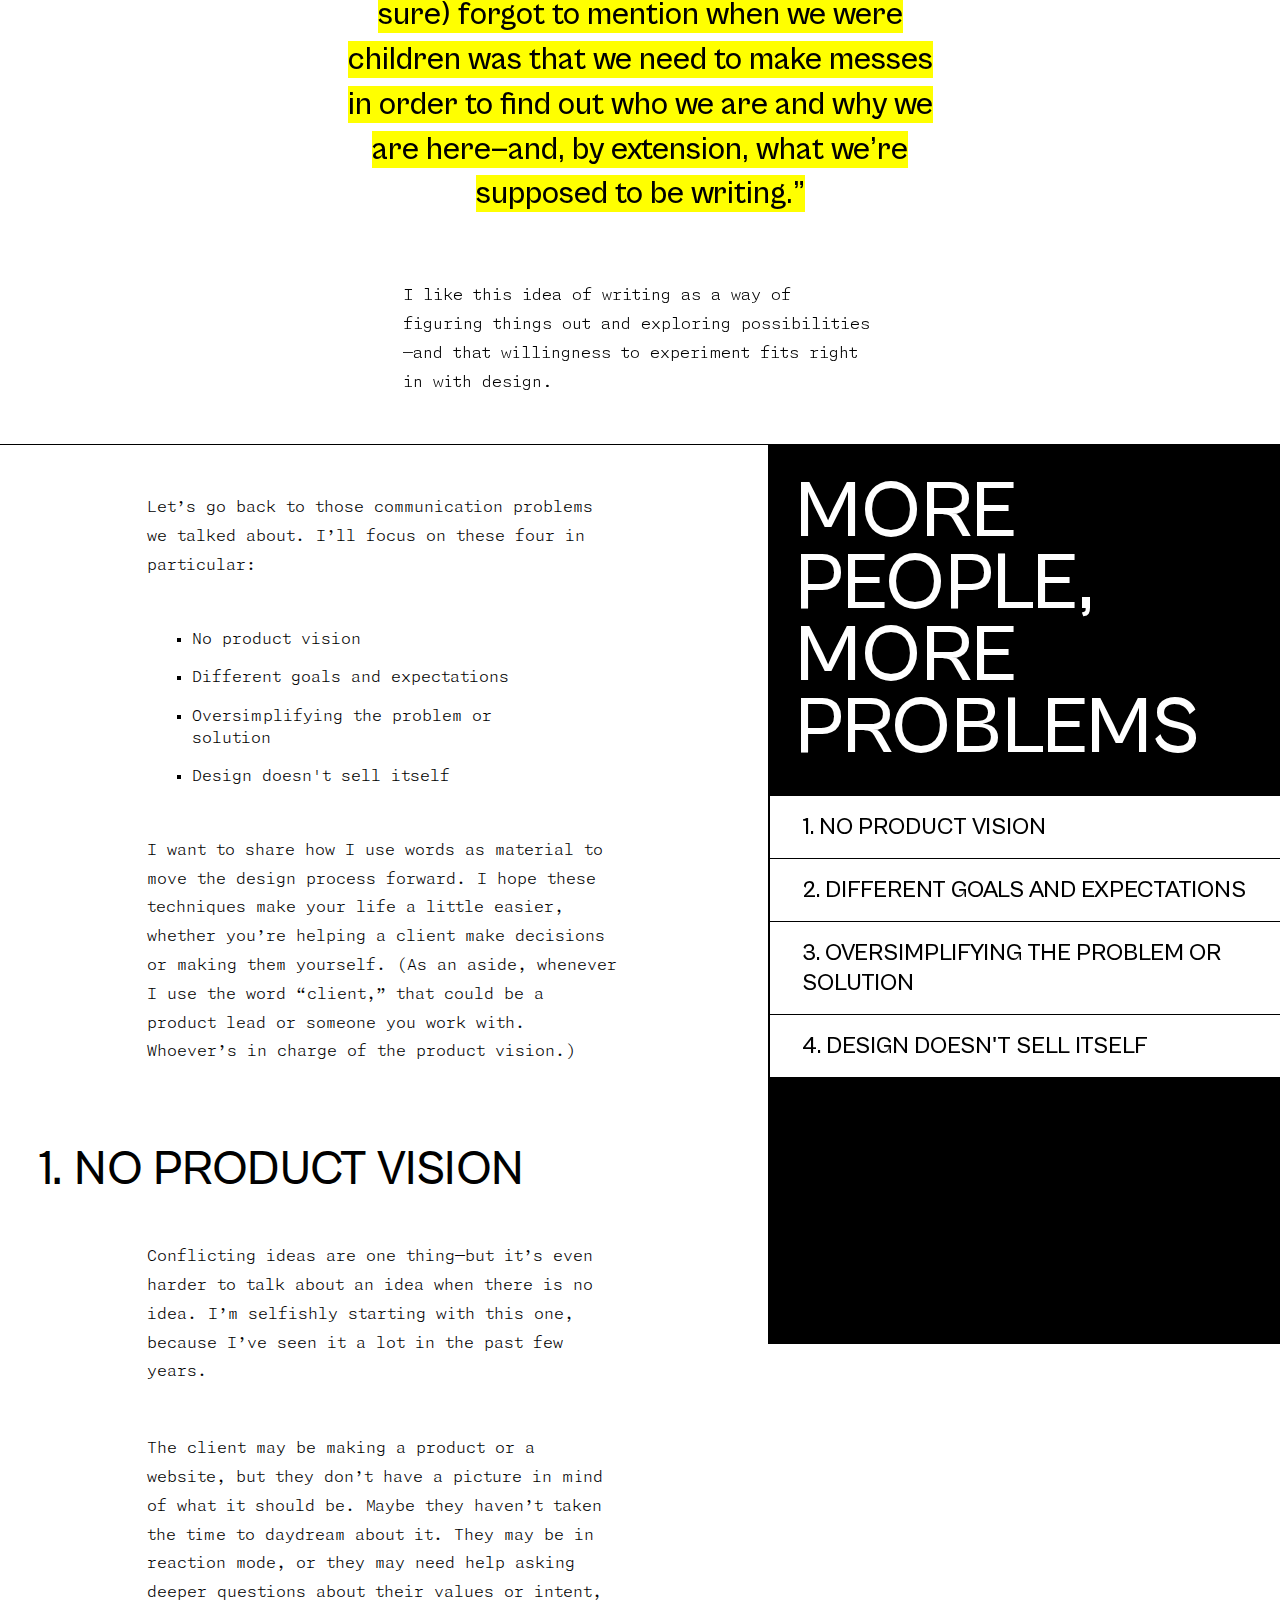
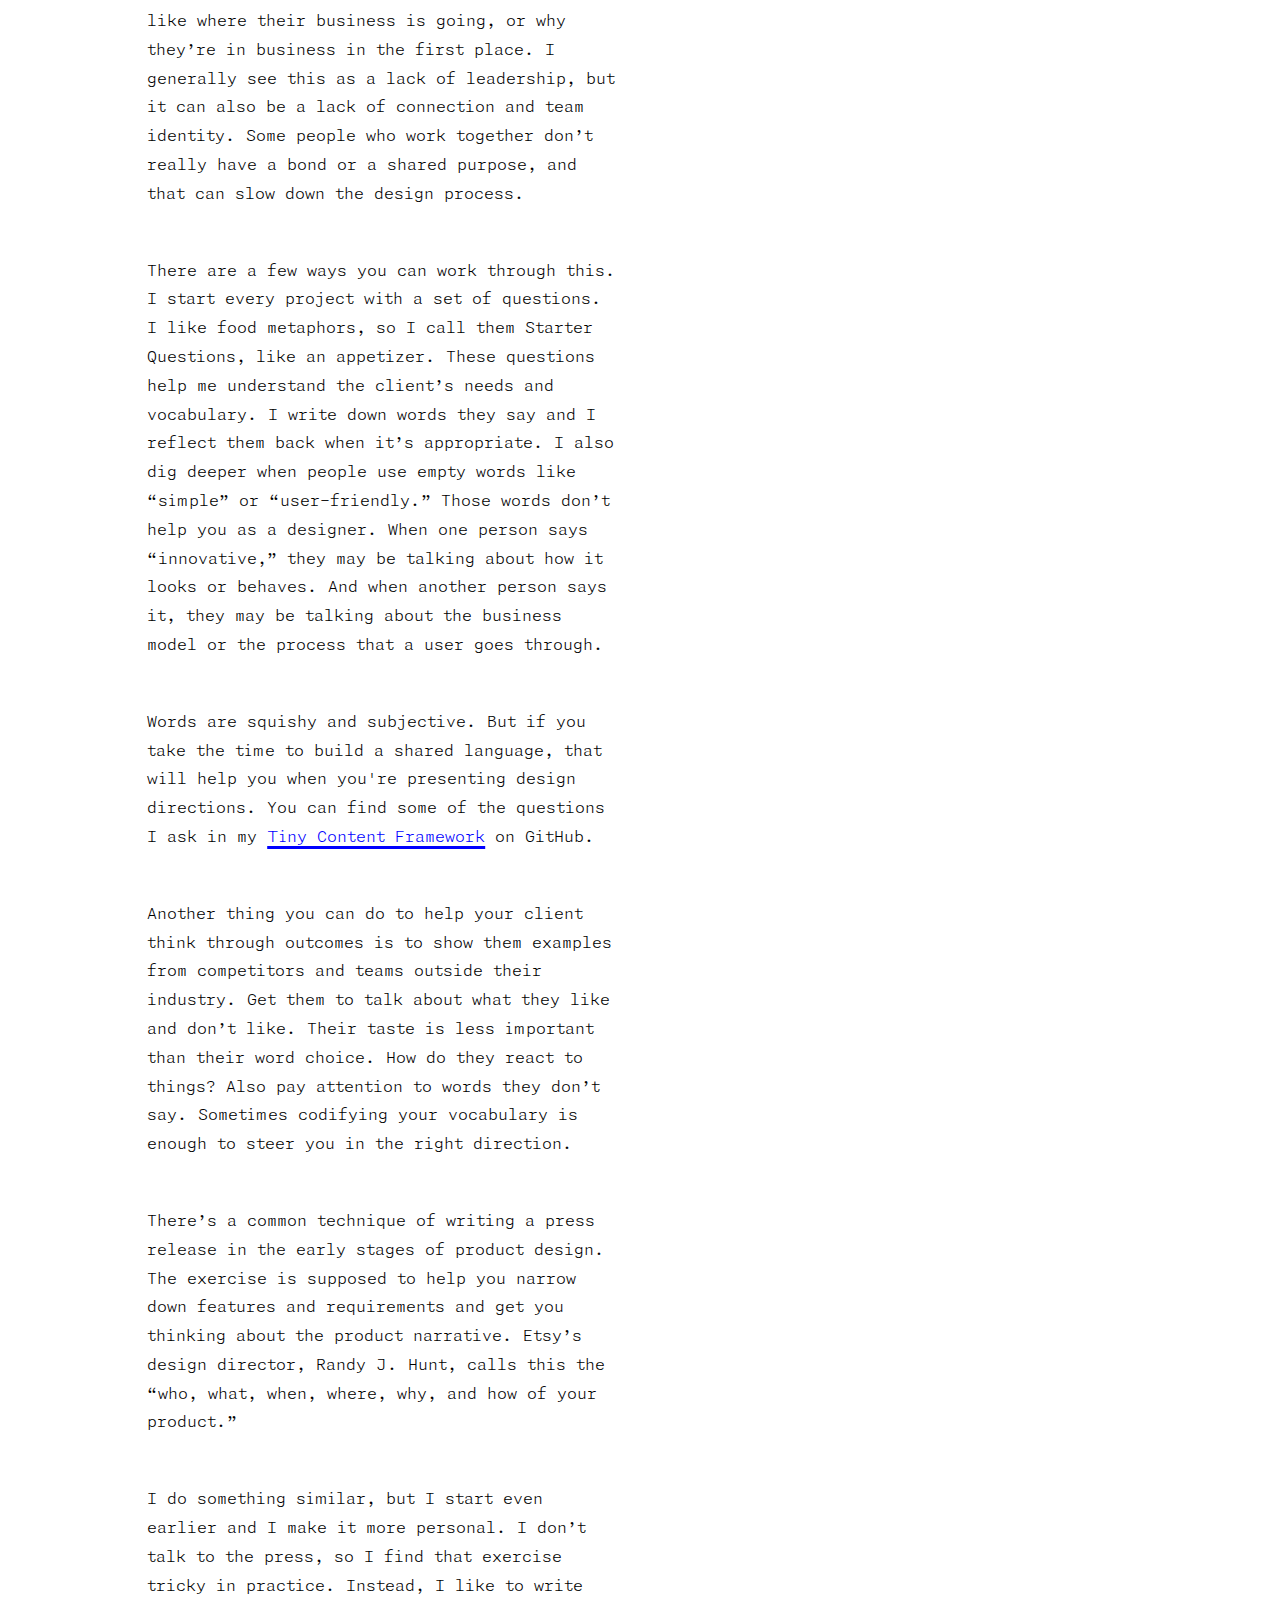
<file: words-as-materials.html>
<!DOCTYPE html>

<html>
    <head>
        <title>Words as Materials</title>
        <meta charset="utf-8">
        <meta name="viewport" content="width=device-width, initial-scale=1">

        <link href="reset.css" rel="stylesheet">
        <link href="common.css" rel="stylesheet">

        <!-- The three different styling directions: -->
        <!-- <link href="direction-1.css" rel="stylesheet"> -->
        <!-- <link href="direction-2.css" rel="stylesheet">
        <link href="direction-3.css" rel="stylesheet"> -->
    </head>

    <body>
        <div>
            <div class="landing-page_container">
                <header>
                    <!-- <p class="special-background-character">&</p> -->
                    <h1>Words as Materials</h1>
                    <p><span class="header_author">Nicole Fenton</span></p>
        
                    <p class="header_subtext">
                        <em>I gave this talk at RISD in Providence and UXLx in Lisbon. Thanks to Tim Maly and Bruno Figueiredo for inviting me to speak, and to Allen Tan, Tina Lee, and Max Fenton for their thoughful feedback on drafts.</em> 
                    </p>
                </header>
        
                <nav>
                    <ul>
                        <li><a href="index.html"><span>@</span> <span>Home</span></a></li>
                        <li class="navbar_red-pen-mark"><a href="words-as-materials.html"><span>&</span> <span>Materials</span></a></li>
                        <li><a href="interface-writing.html"><span>%</span> <span>Interface</span></a></li>
                        <li><a href="what-has-writing.html"><span>?</span> <span>For Design</span></a></li>
                    </ul>
                </nav>
            </div>

            <nav class="navbar-fixed">
                <ul>
                    <li><a href="index.html">@</a></li>
                    <li class="navbar-bottom_red-pen-mark"><a href="words-as-materials.html">&</a></li>
                    <li><a href="interface-writing.html">%</a></li>
                    <li><a href="what-has-writing.html">?</a></li>
                </ul>
            </nav>
        </div>

        <main>
            <section>
                <p>
                    I want to start with a quote from writer, activist, and teacher, Thich Nhat Hanh. In <em>Being Peace</em>, he writes:
                </p>

                <div class="blockquote_container">
                    <blockquote>
                        <mark>
                            "If you are a poet, you will see clearly that there is a cloud floating in every sheet of paper. Without a cloud, there will be no rain; without rain, the trees cannot grow; and without trees, we cannot make paper. The cloud is essential for the paper to exist."
                        </mark>
                    </blockquote>
                </div>

                <p>
                    Thich Nhat Hanh calls this concept <em>interbeing</em>. He goes on to say that the sun is also in the sheet of paper; and the lumberjack who cut down the tree; and his parents; and the wheat that made his morning bread; and so on. All of these things make it possible for the paper to exist.
                </p>

                <p>
                    I bring up this story, because it helped me understand systems at a deeper level. I’ve been thinking a lot about what it takes to make a design project successful and even possible in the first place. I have a few hunches and I believe words play an important part in the process. But before I get to that, let’s look at how the paper metaphor relates to us as designers.
                </p>
            </section>

            <article class="container_style-one">
                <header>
                    <h2>How design works</h2>
                </header>

                <section>
                    <p>
                        Our work depends on many things: time, money, technology, materials, constraints, and most importantly, the lives, attention, and experiences of other people. We participate in and often orchestrate a process that’s bigger than we are. Design requires collaborators, contributors, customers, toolmakers, factory workers, marketers, postal workers, call center agents, you name it. If we look closely, we can see that people are at the heart of everything we make.
                    </p>
    
                    <p>
                        When I started writing this talk, I asked my designer friends on Twitter to answer this question: <em>What’s the number one thing that sabotages projects for you?</em> Here are a few of their answers:
                    </p>
    
                    <div>
                        <div>
                            <p>Ian Marquette <a href="https://twitter.com/ianmarquette/status/575647978725093376" class="link_underline">(@ianmarquette):</a></p>
                            <p>a lack of clear understanding between myself and clients, which basically comes down to communication.</p>
                        </div>
    
                        <div>
                            <p>Mark Forscher <a href="https://twitter.com/garbnzgh/status/575669037352493057">@garbnzgh):</a></p>
                            <p>difference in expectations/poor communication</p>
                        </div>
    
                        <div>
                            <p>Zak Greene <a href="https://twitter.com/zearl/status/575670392725114881">(@zearl):</a></p>
                            <p>feedback from 18794387294 different people</p>
                        </div>
    
                        <div>
                            <p>Matt Felten <a href="https://twitter.com/mattfelten/status/575681220027142145">(@mattfelten)</a></p>
                            <p>Miscommunication. Handsoffs to silos. Whatever the opposite of collaboration is.</p>
                        </div>
    
                        <div>
                            <p>Jonathan Myers <a href="https://twitter.com/jnthnmyrs/status/575663430067093504">(@jnthnmyrs)</a></p>
                            <p>lack of extroverted thinking. One step at a time.</p>
                        </div>
    
                        <div>
                            <p>Davin Risk <a href="https://twitter.com/davin/status/575655021678759937">(@davin)</span></a></p>
                            <p>Same as life really...lack of clarity around intent.</p>
                        </div>
                    </div>
    
                    <p>
                        These problems boil down to one thing: communication. Sharing ideas with other people. Working through decisions together to make something new. We’re here to make meaningful changes in the world, but we can’t do that if we don’t understand each other. We can’t ignore people or work around them.
                    </p>
    
                    <p>
                        If we want design to communicate, we need to communicate in the design process.
                    </p>
                </section>
            </article>

            <article class="container_style-two">
                <header>
                    <h2>How communication works</h2>
                </header>

                <section>
                    <p>
                        So I’ve been thinking about what communication looks like in the design process. Here’s my take:
                    </p>
    
                    <ul class="circle-container">
                        <li>Self</li>
                        <li>Team</li>
                        <li>Product</li>
                        <li>Public</li>
                    </ul>
    
                    <div>
                        <p><span class="red-pen-mark"><strong>Self:</strong></span> We start by thinking alone. We may be collaborating with friends or colleagues, but we still need space to make sense of what we're making. We have to put it into terms we can relate to.</p>
                    </div>
    
                    <div>
                        <p><span class="red-pen-mark"><strong>Team:</strong></span> We also have to talk through it with our team. That’s where extroverted thinking comes in. We may need to sketch, or brainstorm ideas, or summarize what we’ve heard from interviews or user research. We have to get on the same page or find a shared language. Once we have a sense of what we’re doing, we can express those goals as requirements, come up with an approach, and move forward. All of these messy conversations help us gather consensus and work through the details.</p>
                    </div>
    
                    <div>
                        <p><span class="red-pen-mark"><strong>Product:</strong></span> After choosing a design direction, we can prototype it, refine it, and try to make it speak for itself. The product needs to reflect the goals and intent we set out to achieve—and in some ways, it needs to stand on its own.</p>
                    </div>

                    <div>
                        <p><span class="red-pen-mark"><strong>Public:</strong></span> Once we’re clear on what we’re making, we build it. And if we’re lucky, we get to announce it and share it with the world.</p>
                    </div>
    
                    <p>
                        As we move through each of these steps, the idea starts to solidify and become visible to people around us. This is why I think of design as a process of articulation. We join together to express an idea in a coherent form. We bring ideas to life. We connect the dots or build bridges for our users. That often means being specific about what a product does, who it’s for, why it matters, and how it works. We have to trek through a pile of ambiguity to do this.
                    </p>
                </section>
            </article>

            <article class="container_style-three mobile">
                <header>
                    <h2>How writing fits in</h2>
                </header>

                <section>
                    <p>
                        This outward arc or continuum is the same one that I go through as a writer. I think and sketch and jot down notes; I question my assumptions; I struggle to understand. Later, when I have a sense of what I need to do, I share drafts and take in feedback; I try different variations and keep refining the work until it’s ready for the public.
                    </p>
    
                    <p>
                        I work on digital products and physical goods, so I’m deeply involved in the design process. But I also want to call out early that my process is the design process. I don’t write fiction or short stories; I use language to solve problems—whether that’s behind the scenes or in the product itself. I use words as material.
                    </p>
    
                    <p>
                        Earlier this year, Matt Jones gave <a href="https://vimeo.com/121072011">a talk at Interaction15</a> about his experience running BERG and directing interaction design at Google's Creative Lab. He said:
                    </p>
    
                    <blockquote>
                        <mark>
                            “[Writers] are the fastest designers in the world. They’re amazing at boiling down incredibly abstract concepts into tiny packets of cognition, or language.”
                        </mark>
                    </blockquote>
    
                    <p>
                        Going back to Thich Nhat Hanh, I believe that writing is part of every design. If you can clearly define what you’re making and articulate its value, the steps to bring it out into the world will go much faster. It’s easy to put pixels together when you’ve already made decisions. And since we work across systems and borders, there’s no better way to articulate design than with writing.
                    </p>
                </section>
            </article>

            <article class="container_style-two">
                <header>
                    <h2>The gap <span class="imagery_gap">&nbsp;</span> between us</h2>
                </header>
                
                <section>
                    <p>
                        I want to focus on writing today, because I’ve noticed a huge gap between writers and designers in the professional world. And I think it contributes to the larger communication problems we face. We’re often on separate teams in separate buildings. We have the same goals and audiences, but we’re rarely seen as partners or equals.
                    </p>
    
                    <p>
                        I first noticed this gap 10 years ago when I was working at Apple, and I’ve seen it again and again since. Designers are invited to product meetings; writers hear about them afterwards. Designers sit close to the CEO; writers are in the call center or brought in right before the launch. Designers make things; writers support them. You can probably trace this separation back to how we’re taught in grade school or high school. In the U.S. at least, we learn to write in English class, to draw in art class, and to understand shapes and numbers in math class. But I’ve realized this intentional separation weakens our work and limits the contributions we can make to the world.
                    </p>
    
                    <p>
                        When I’m on a team, I always try to sit with the designers and engineers—whether in person or on IRC. But most product teams don’t even have a writer. And unfortunately, I don’t think I can solve this particular problem myself. So instead of trying to restructure every product team out there, I’ve been thinking about how you can use words as material in your own design practice.
                    </p>
    
                    <p>
                        These are some of the questions that have come up for me along the way:
                    </p>
    
                    <ul class="ul-li_normal">
                        <li>What does writing contribute to the design process?</li>
                        <li>How can designers use words to articulate what they're making?</li>
                        <li>How can we, as humans, benefit from clear language?</li>
                        <li>How can writing make products easier to adopt and understand?</li>
                        <li>How can I broaden the definition of "writing" for designers?</li>
                    </ul>
    
                    <p>
                        I keep using that phrase “words as material,” so let’s talk about words for a bit.
                    </p>
                </section>
            </article>

            <article class="container_style-one">
                <header>
                    <h2>What are words for</h2>
                </header>
                
                <section>
                    <p>
                        Words shape our ideas, how we see the world, and how we relate to one another. As design teacher and researcher <a href="https://designculturelab.org/2012/03/01/more-thoughts-on-writing-and-making/">Anne Galloway</a> says:
                    </p>
    
                    <blockquote>
                        <mark>
                            "Language doesn't just make things–it assembles, cobbles together, entire worlds and all the relations within."
                        </mark>
                    </blockquote>
    
                    <p>
                        Language makes it possible for us to navigate places and relationships; to express needs and requirements; to name and categorize things; and to understand our place in the universe.
                    </p>
    
                    <p>
                        Last year, I had the pleasure of editing Abby Covert’s marvelous book about information architecture, <a href="https://abbycovert.com/make-sense/"><em>How to Make Sense of Any Mess</em></a>. In it, she says:
                    </p>
    
                    <blockquote>
                        <mark>
                            “Language is the material of intent… Language is how we tell other people what we want, what we expect of them, and what we hope to accomplish together. Without language, we can’t collaborate.”
                        </mark>
                    </blockquote>
    
                    <p>
                        Without words, we wouldn’t be able to plan or effect change.
                    </p>
    
                    <p>
                        As a technology, writing has many merits. It complements verbal and visual communication. It’s sturdy and can stay put. It’s cheap. It’s easy to change or reproduce. And it moves faster than ships or airplanes. Writing makes it possible to propel knowledge and intent forward through time.
                    </p>
    
                    <p>
                        Historically, writing has served us as a force of stability. It gave us a way to record history, exchange information, and establish legal systems. We wrote to preserve knowledge, transmit ideas, and pass on traditions. And of course, we still do those things, even with hypertext. We still treat writing as a product of the editorial process.
                    </p>
                </section>
            </article>

            <article class="container_style-two">
                <header>
                    <h2>Understand and clarify the problem</h2>
                </header>

                <section>
                    <p>
                        But I’ve also come to see writing as a material in itself. Something we can play with and manipulate. Something that can change over time as questions come up in the design process or an idea evolves. Writing can be a tool for talking to ourselves when we’re still figuring things out. A sort of mirror or feedback system. A way to understand and articulate design.
                    </p>
    
                    <p>
                        When we put ideas down into words, we give them form and make them malleable. We bring them out into the light and make them visible to other people. And that’s super important, because we can’t read each other’s minds. We need to be able to examine what we think we know, question it as a group, and refine it. That’s the only way we can get closer to the truth together.
                    </p>
    
                    <p>
                        Writers sometimes talk about this idea of <em>casting a sentence</em>. You throw a line out there and see if it catches. And if it doesn’t ring true, you reel it back in and keep trying. You may use the same words in a different order, swap them out for synonyms, or start over completely. It’s kind of like sketching with words.
                    </p>
    
                    <p>
                        When I sit down to write, I don’t usually know what I’m going to say. It’s only through the act of writing that it becomes clear that I need to say anything at all.
                    </p>
    
                    <p>
                        If you want to use words as material, I highly encourage you to see them as small blocks and modules you can play with. Write down the words your clients or colleagues use on index cards or sticky notes. Move them around. See how they stack and relate to each other. If clear writing is clear thinking, we have to be willing to get messy first. Anne Lamott talks about this in her classic book, <em>Bird by Bird</em>. She says:
                    </p>
    
                    <blockquote>
                        <mark>
                            “What people somehow (inadvertently, I’m sure) forgot to mention when we were children was that we need to make messes in order to find out who we are and why we are here—and, by extension, what we’re supposed to be writing.”
                        </mark>
                    </blockquote>
    
                    <p>
                        I like this idea of writing as a way of figuring things out and exploring possibilities—and that willingness to experiment fits right in with design.
                    </p>
                </section>
            </article>

            <article class="container_style-three">
                <header>
                    <div class="container_style-three-navbar">
                        <h2>More people, more problems</h2>

                        <div>
                            <ul>
                                <li><a href="#no-product">1. No product vision</a></li>
                                <li><a href="#different-goals">2. Different goals and expectations</a></li>
                                <li><a href="#oversimplifying">3. Oversimplifying the problem or solution</a></li>
                                <li><a href="#design-doesn't">4. Design doesn't sell itself</a></li>
                            </ul>
                        </div>
                    </div>
                </header>

                <section>
                    <p>
                        Let’s go back to those communication problems we talked about. I’ll focus on these four in particular:
                    </p>
    
                    <ul class="ul-li_normal">
                        <li>No product vision</li>
                        <li>Different goals and expectations</li>
                        <li>Oversimplifying the problem or solution</li>
                        <li>Design doesn't sell itself</li>
                    </ul>
    
                    <p>
                        I want to share how I use words as material to move the design process forward. I hope these techniques make your life a little easier, whether you’re helping a client make decisions or making them yourself. (As an aside, whenever I use the word “client,” that could be a product lead or someone you work with. Whoever’s in charge of the product vision.)
                    </p>
    
                    <section id="no-product">
                        <h3>1. No product vision</h3>
    
                        <p>
                            Conflicting ideas are one thing—but it’s even harder to talk about an idea when there is no idea. I’m selfishly starting with this one, because I’ve seen it a lot in the past few years.
                        </p>
    
                        <p>
                            The client may be making a product or a website, but they don’t have a picture in mind of what it should be. Maybe they haven’t taken the time to daydream about it. They may be in reaction mode, or they may need help asking deeper questions about their values or intent, like where their business is going, or why they’re in business in the first place. I generally see this as a lack of leadership, but it can also be a lack of connection and team identity. Some people who work together don’t really have a bond or a shared purpose, and that can slow down the design process.
                        </p>
    
                        <p>
                            There are a few ways you can work through this. I start every project with a set of questions. I like food metaphors, so I call them Starter Questions, like an appetizer. These questions help me understand the client’s needs and vocabulary. I write down words they say and I reflect them back when it’s appropriate. I also dig deeper when people use empty words like “simple” or “user-friendly.” Those words don’t help you as a designer. When one person says “innovative,” they may be talking about how it looks or behaves. And when another person says it, they may be talking about the business model or the process that a user goes through.
                        </p>
    
                        <p>
                            Words are squishy and subjective. But if you take the time to build a shared language, that will help you when you're presenting design directions. You can find some of the questions I ask in my <a href="https://gist.github.com/nicoleslaw/2155621">Tiny Content Framework</a> on GitHub.
                        </p>
    
                        <p>
                            Another thing you can do to help your client think through outcomes is to show them examples from competitors and teams outside their industry. Get them to talk about what they like and don’t like. Their taste is less important than their word choice. How do they react to things? Also pay attention to words they don’t say. Sometimes codifying your vocabulary is enough to steer you in the right direction.
                        </p>
    
                        <p>
                            There’s a common technique of writing a press release in the early stages of product design. The exercise is supposed to help you narrow down features and requirements and get you thinking about the product narrative. Etsy’s design director, Randy J. Hunt, calls this the “who, what, when, where, why, and how of your product.”
                        </p>
    
                        <p>
                            I do something similar, but I start even earlier and I make it more personal. I don’t talk to the press, so I find that exercise tricky in practice. Instead, I like to write letters to people that I know.
                        </p>
    
                        <p>
                            As a recent example, I’m working on an idea for a second book—an essay collection I want to edit and design. I started writing down the vision for the book by telling my friend Rachel about it in a letter.
                        </p>
    
                        <blockquote>
                            <mark>
                                Hi Rachel,
                                Thanks so much for offering to give me feedback on my project! So, here goes. I’m working on a collection of stories from writers who’ve been through. . .
                            </mark>
                        </blockquote>
    
                        <p>
                            I told her what I was hoping to accomplish with the project, included examples of essays that might be in the book, and talked about the audience I want to reach. I didn’t actually send it to her (sorry, Rachel!), but the exercise helped me get started on my proposal. I went on to use the basis of that letter to invite early contributors to the project and reach out to agents. And I’ll use a very similar outline when I do a formal call for contributors.
                        </p>
    
                        <blockquote>
                            <mark>
                                Hi Jane,
                                I’m working on a collection of stories from writers who’ve been through XXXXXX. I came across your piece in The Rumpus and wondered if you’d be interested in contributing to the project. . .
                            </mark>
                        </blockquote>
    
                        <p>
                            As you start to externalize your idea, it’s not enough to imagine a good outcome or define why it matters. You also have to articulate your goals so people can rally around them. That brings me to another communication problem: conflicting goals and expectations.
                        </p>
                    </section>
    
                    <section id="different-goals">
                        <h3>2. Different goals and expectations</h3>
    
                        <p>
                            Jean-Paul Sartre is known for saying, “L’enfer, c’est les autres.” But my friend Frank Chimero says, “Hell is other people’s undocumented assumptions.”
                        </p>
    
                        <p>
                            Gaps in expectations are especially tricky when your client has a different take on things. It only gets worse as you move out from there. Maybe the client is rushing you, or they haven’t given you enough information. Maybe some of your team members don’t like each other, or aren’t used to collaborating. This kind of unresolved internal confusion is a problem. It’s not necessarily your fault, but it can make things difficult.
                        </p>
    
                        <p>
                            If the gap is between people on your team, get them to talk to each other. Do a journey mapping exercise to walk through concrete steps users can take. Or interview them individually, and summarize the different perspectives you heard from your team. Whenever there’s a lack of clarity or agreement, questions are your biggest strategic tool.
                        </p>
    
                        <p>
                            Trust the weirdness of the process. When I’m working with writers, I like to use a metaphor of putting a puzzle together. You have to get all of the ideas on the table before you worry about how they connect, or which ones to cut. If you try to synthesize too early, you’ll leave someone out that’s important to the process and have to go back and have more conversations.
                        </p>
    
                        <p>
                            This problem can also crop up with the public. If there’s a gap between what the product team is making and what the marketing team is selling, you’re making false promises. You can help solve this by encouraging marketers to be honest and realistic about what your product does—and by clearly defining features and expectations with them early. Otherwise, they’re just going to make things up.
                        </p>
    
                        <p>
                            There’s another problem in there of telling the right story. If your team doesn’t agree on why the product is interesting, it’s going to be hard to market it. You can solve this perception problem in a couple of ways.
                        </p>
    
                        <p>
                            Card sorting exercises are useful for narrowing things down. I often do card sorts with my clients to get them to choose brand attributes or requirements. You can do a similar exercise by asking your team to choose and rank marketing messages. This is especially useful on teams of 10 or more people.
                        </p>
    
                        <p>
                            I’ve been known to write multiple choice questions and quiz product managers. Here’s an example from a couple of years ago. Safari is a digital reading service for web professionals.
                        </p>
    
                        <p>
                            Are any of these true about the books? These are the _____ titles.
                        </p>
    
                        <ul class="ul-li_normal">
                            <li>newest / most up-to-date</li>
                            <li>most popular</li>
                            <li>highest rated</li>
                            <li>most essential</li>
                            <li>most authoritative / trusted / definitive</li>
                            <li>most useful / helpful</li>
                        </ul>
    
                        <p>
                            Safari Flow is a(n):
                        </p>
    
                        <ul class="ul-li_normal">
                            <li>discover tool</li>
                            <li>learning tool</li>
                            <li>learning service</li>
                            <li>modern / online / digital library</li>
                            <li>platform</li>
                            <li>reading app</li>
                            <li>reading environment</li>
                            <li>reference library</li>
                            <li>community</li>
                        </ul>
    
                        <p>
                            Pick two. Safari Flow helps me, because:
                        </p>
    
                        <ul class="ul-li_normal">
                            <li>it shows me things I didn't know existed</li>
                            <li>it gives me the best reading experience</li>
                            <li>I can take it anywhere</li>
                            <li>it saves me time and money</li>
                            <li>it's always up-to-date</li>
                            <li>it teaches me new skills</li>
                            <li>it helps me stay relevant with trends and techniques</li>
                        </ul>
    
                        <p>
                            They had a good product vision, but I had a hard time getting them to decide what was so great about the product. This is one way to play with that. I also like to do a <a href="https://gist.github.com/nicoleslaw/2155621#file-3_product_mad_libs-md">Mad Libs exercise</a>, which is in my Tiny Content Framework. Here’s an example of that for another client:
                        </p>
    
                        <blockquote>
                            <mark><em>{Product name} {helps/lets} {audience noun} {verb} and {verb} {object} so they can {verb} {adverb}.</em></mark>
                        </blockquote>
    
                        <blockquote>
                            <mark><em>Chroma is a {noun} that lets you {verb} with {object}.</em></mark>
                        </blockquote>
    
                        <blockquote>
                            <mark><em>Chroma is a(n)... {field guide / visual guide / pocket reference / pocket guide / community of enthusiasts}.</em></mark>
                        </blockquote>
    
                        <blockquote>
                            <mark><em>Join Chroma to: {create a field guide / share curious things you find / discover guides and search nearby / tag birds, bugs, beers, and more}.</em></mark>
                        </blockquote>
    
                        <p>
                            Get those words down and play with them. Expect to argue with each other. You don’t need a copywriter to do this. Plain language is better than jazzy puns.
                        </p>
    
                        <p>
                            Let’s move on to the next one.
                        </p>
                    </section>
    
                    <section id="oversimplifying">
                        <h3>3. Oversimplifying the problem</h3>
    
                        <p>
                            This one may be a personal peeve, but I’m sure you’ve experienced it before. Be wary of limiting language, absolutes, and either/or statements. Here are some examples I’ve heard:
                        </p>
    
                        <ul class="ul-li_normal">
                            <li><em>The only way to do that is...</em></li>
                            <li><em>People don't care about anything except...</em></li>
                            <li><em>That isn't important to anyone...</em></li>
                            <li><em>This page is just for...</em></li>
                            <li><em>They never...</em></li>
                        </ul>
    
                        <p>
                            These phrases struck me, because they come in the form of a statement with no room for debate or interpretation. “Just” is a particularly dismissive word, and Brad Frost wrote <a href="https://the-pastry-box-project.net/brad-frost/2014-january-28">a fantastic post about that</a> for the Pastry Box. We all get in a hurry and make assumptions, but our work is about being open to possibilities—not finding the one right way to solve a problem. We have to consider situations and feelings we haven’t experienced ourselves. One way to practice this is to use words with a little bit of nuance or gray area:
                        </p>
    
                        <ul class="ul-li_normal">
                            <li><em>What if...</em></li>
                            <li><em>How about...</em></li>
                            <li><em>We could try...</em></li>
                            <li><em>What I notice is...</em></li>
                            <li><em>We haven't figured that out yet...</em></li>
                        </ul>
    
                        <p>
                            This is not so much a writing trick as an editing trick. But it’s a good way to make sure you have room to do your job.
                        </p>
    
                        <p>
                            Another way to avoid this problem is to work through different variations. If you think there’s more than one way to approach a problem, show how that plays out in the interface. Whenever I’m presenting ideas, I like to share 3 or more options. People tend to make better decisions when there are a few things to choose from. It also gives you a chance to be creative. Don’t get stuck on a content structure or specific wording in design concepts. Explore your options in the language too.
                        </p>
                    </section>
    
                    <section id="design-doesn't">
                        <h3>4. Design doesn't see itself</h3>
    
                        <p>
                            We all know good design doesn’t sell itself. If it did, Apple wouldn’t spend a gazillion dollars a year on advertising. If you’re working on a Kickstarter or selling design to the public, you’ll have to explain yourself a little bit. You can use words as material in that process. For me, that often looks like the Mad Libs exercise I showed you. I also have a bunch of <a href="https://gist.github.com/nicoleslaw/2155621#file-3_product_questions-md">product questions</a> that I like to ask. It’s almost like a spec sheet for planning out the content.
                        </p>
    
                        <p>
                            Another one of my favorite tricks is to record myself or use speech-to-text to transcribe my words. I write down a few questions I want to answer. Who are my main audiences and what do they need to know? This could be for a pitch or a marketing meeting, anything really. Grab a pair of headphones and a recording device. Walk around and interview yourself. Pick someone specific to talk to, and imagine they’re asking you those questions. It feels a little silly at first, but afterwards, you can print it out and highlight the phrases that are interesting or useful for what you’re making. Cut it up and scrap the rest. I use this trick a lot to write outlines for essays and conference talks.
                        </p>
    
                        <p>
                            To summarize, these are some of the ways I use words as material in the design process:
                        </p>
    
                        <ul class="ul-li_normal">
                            <li>Ask questions</li>
                            <li>Write a letter</li>
                            <li>Sort notecards or stickies</li>
                            <li>Write multiple choice questions or a Mad Libs</li>
                            <li>Use open language</li>
                            <li>Record or transcribe yourself</li>
                            <li>Cut it up or reverse outline it</li>
                        </ul>
    
                        <p>
                            You can use these right now, and you’ll find more that work for you.
                        </p>
    
                        <p>
                            I want to close with an excerpt from an interview in The Believer with <a href="https://culture.org/">David Foster Wallace</a>. He’s talking about the gap between ordinary citizens and people who work in specialized roles. He says:
                        </p>
    
                        <blockquote>
                            <em>“Think of the thrill of finding a smart, competent IT technician who can also explain what she’s doing in such a way that you feel like you understand what went wrong with your computer and how you might even fix the problem yourself if it comes up again. Or an oncologist who can communicate clearly and humanly with you and your wife about what the available treatments for her stage-two neoplasm are, and about how the different treatments actually work, and exactly what the plusses and minuses of each one are.</em>
                        </blockquote>
    
                        <blockquote>
                            <em>If you’re like me, you practically drop and hug the ankles of technical specialists like this, when you find them. As of now, of course, they’re rare. What they have is a particular kind of genius that’s not really part of their specific area of expertise as such areas are usually defined and taught. There’s not really even a good univocal word for this kind of genius—which might be significant. Maybe there should be a word; maybe being able to communicate with people outside one’s area of expertise should be taught, and talked about, and considered as a requirement for genuine expertise.”</em>
                        </blockquote>
    
                        <p>
                            I think we have a profound responsibility to do that kind of communication and translation in our work. As designers, we’re often the people defining the problem and coming up with solutions.
                        </p>
    
                        <p>
                            Using words as material along the way will always make our work better. Clarity moves us forward, where ambiguity can pull us back. If we place our words carefully, we can build a path for ourselves right out of the mud.
                        </p>
    
                        <p>
                            Thank you. 
                        </p>
                    </section>
                </section>
            </article>
        </main>
    </body>

</html>
</file>
<file: common.css>
/* font files */
@font-face {
    font-family: Cabinet Grotesk-Regular;
    src: url(fonts/CabinetGrotesk-Variable.ttf);
    font-weight: 300;
}

@font-face {
    font-family: Cabinet Grotesk-Medium;
    src: url(fonts/CabinetGrotesk-Variable.ttf);
    font-weight: 400;
}

@font-face {
    font-family: Cabinet Grotesk-SemiBold;
    src: url(fonts/CabinetGrotesk-Variable.ttf);
    font-weight: 500;
}

@font-face {
    font-family: Cabinet Grotesk-Bold;
    src: url(fonts/CabinetGrotesk-Variable.ttf);
    font-weight: 600;
}

@font-face {
    font-family: Monaspace Neon;
    src: url(fonts/MonaspaceNeonVarVF[wght\,wdth\,slnt].ttf);
    font-weight: 200;
}

@font-face {
    font-family: Monaspace Neon-Bold;
    src: url(fonts/MonaspaceNeonVarVF[wght\,wdth\,slnt].ttf);
    font-weight: 600;
}


/* MOBILE MOBILE MOBILE !!! */
/* MOBILE MOBILE MOBILE !!! */
/* MOBILE MOBILE MOBILE !!! */
:root {
    /* color styles */
    --light-color: white;
    --dark-color: black;
    --accent-color: #DAFF48;
    --gray-color: #F0EFEE;
    --post-it-color: #fdfdbf;
    --post-it-color-2: #bedee9;
    --post-it-color-3: #ffc7d0;
    --highlighter-color: #FFFF00;
    --highlighter-color-2: #77ffe4;
    --highlighter-color-3: #ff77e4;

    /* font styles */
    --main-font: Monaspace Neon;
    --heading-font: Cabinet Grotesk-SemiBold;
    --blockquote-font: Cabinet Grotesk-SemiBold;
    --navbar-font-size: 3.5rem;

    --special-background-character_font-family: Chomsky;
    --special-background-character_font-size: 75rem;

    /* h1 styles */
    --h1-font-size: 4rem;
    --h1-line-height: 100%;

    /* h2 styles */
    --h2-font-size: 2.5rem;
    --h2-line-height: 100%;

    /* h3 styles */
    --h3-font-size: 1.75rem;
    --h3-line-height: 100%;
    --h3-margin-top: 4rem;
    --h3-margin-bottom: 2rem;

    /* paragraph styles */
    --p-font-size: 1rem;
    --p-line-height: 170%;
    --p-margin-top: 2rem;
    --p-margin-bottom: 2rem;

    /* blockquote styles */
    --blockquote-font-size: 1.5rem;
    --blockquote-line-height: 140%;
    --blockquote-margin-top: 2rem;
    --blockquote-margin-bottom: 2rem;

    /* list styles */
    --ul-font-size: 1rem;
    --ul-line-height: 140%;
    --ul-margin-top: 1.5rem;
    --ul-margin-bottom: 1.5rem;

    /* other styles */
    --border-style: black 1px solid;
    --container-margin-top: 2rem;
    --container-margin-bottom: 2rem;

    --section-margin-top: 3rem;
    --section-margin-bottom: 3rem;
    --main-padding: 5%;
}

html {
    scroll-behavior: smooth;
    /* overflow-x: hidden; */
}

body {
    background-color: var(--dark-color);
    color: var(--light-color);

    margin-bottom: 12vh;
}

h1 {
    font-family: var(--heading-font);
    color: var(--accent-color);
    font-size: var(--h1-font-size);
    text-transform: uppercase;
    line-height: var(--h1-line-height);
    padding-left: var(--main-padding);
    padding-right: var(--main-padding);
}

h2 {
    font-family: var(--heading-font);
    text-transform: uppercase;
    color: var(--dark-color);
    font-size: var(--h2-font-size);
    line-height: var(--h2-line-height);
    padding-left: var(--main-padding);
    padding-right: var(--main-padding);
}

h3 {
    font-family: var(--heading-font);
    font-size: var(--h3-font-size);
    line-height: var(--h3-line-height);
    text-transform: uppercase;
    margin-top: var(--h3-margin-top);
    margin-bottom: var(--h3-margin-bottom);
    padding-left: var(--main-padding);
    padding-right: var(--main-padding);
}

p {
    font-family: var(--main-font);
    font-size: var(--p-font-size);
    line-height: var(--p-line-height);
    margin: auto;
    margin-top: var(--p-margin-top);
    margin-bottom: var(--p-margin-bottom);
    padding-left: var(--main-padding);
    padding-right: var(--main-padding);
}

em {
    font-style: italic;
}

strong {
    font-family: Monaspace Neon-Bold;
}

blockquote {
    font-family: var(--blockquote-font);
    font-size: var(--blockquote-font-size);
    line-height: var(--blockquote-line-height);
    margin: auto;
    margin-top: var(--blockquote-margin-top);
    margin-bottom: var(--blockquote-margin-bottom);
    width: 90vw;
}

mark {
    background-color: var(--highlighter-color);
}

.highlighter-color-2 {
    background-color: var(--highlighter-color-2);
}

.highlighter-color-3 {
    background-color: var(--highlighter-color-3);
}

/* Semantic DOM styles {starts} */
    /* NAV styles {starts} */
        nav {
            color: var(--dark-color);
            font-family: var(--heading-font);
            font-weight: 600;
            text-transform: uppercase;
            font-size: var(--navbar-font-size);

            writing-mode: vertical-rl;
            transform: rotate(180deg);

            position: fixed;
            top: 0;
            bottom: 0;
            left: 0;
            right: 0;
            z-index: 10;

            width: 100vw;
        }

        nav > ul {
            width: 25%;
        }

        nav > ul > li {
            border: var(--border-style);
            display: flex;
            flex-direction: column;
            align-items: center;
            justify-content: center;

            padding: auto;
            width: 100%;
            height: 12vh;
            background-color: var(--light-color);
        }

        nav > ul > li > a {
            color: var(--dark-color);
            text-decoration: none;
            text-decoration-color: white;
            text-decoration-thickness: 0px;
        }

        nav > ul > li > a > span:first-of-type {
            writing-mode: horizontal-tb;
            transform: rotate(-180deg);
        }

        nav > ul > li > a > span:nth-of-type(2) {
            display: none;
        }

        nav > ul > li > a:hover {
            color: var(--dark-color);
        }
    /* NAV styles {ends} */

    
    main {
        background-color: var(--light-color);
        color: var(--dark-color);
        
        border-top: var(--border-style);
        border-bottom: var(--border-style);
    }

    ul {
        margin-bottom: var(--ul-margin-bottom);
    }

    li {
        margin-bottom: 1rem;
    }

    a {
        text-decoration: underline;
        text-decoration-color: blue;
        text-decoration-thickness: 3px;
        text-underline-offset: .25rem;
        color: blue;
    }

    a:hover {
        text-decoration-color: red;
        color: red;

        transition: ease-in-out 0.3s;
    }
/* SEMANTIC DOM styles {ends} */



/* class styles MOBILE {starts} */
    /* HOME page class styles {starts} */
        .imagery_intro-landing {
            display: flex;
            flex-direction: column;

            width: 100vw;
            height: 100%;
            margin: 0;
        }

        .imagery_intro-landing > div {
            border-right: 1.5px solid white;
            border-bottom: 1.5px solid white;
            overflow: hidden;

            background-color: var(--dark-color);    
            width: 100vw;
            height: 15vh;
            position: relative;
            z-index: 1;
        }

        .imagery_intro-landing > div > p {
            font-family: var(--heading-font);
            color: var(--accent-color);
            font-size: 26rem;
            margin: 0;

            position: relative;
            top: -230%;
            z-index: -1
        }

        .imagery_intro-landing > div:first-of-type > p, .imagery_intro-landing > div:last-of-type > p {
            left: -3.5rem;
        }

        .imagery_intro-landing > div:nth-of-type(2) > p {
            left: 5rem;
        }

        .intro_colophon {
            margin-top: 10%;
            margin-bottom: 20vh;
        }

        .colophon-sticky-1, .colophon-sticky-2, .colophon-sticky-3 {
            background: var(--post-it-color);
            color: var(--dark-color);

            padding: 1rem;

            width: 100vw;
            height: 23rem;

            border: var(--border-style);
        }

        .colophon-sticky-2 {
            background-color: var(--post-it-color-2);
        }

        .colophon-sticky-3 {
            background-color: var(--post-it-color-3);
        }

        .colophon-sticky-1 > header > p, .colophon-sticky-2 > header > p, .colophon-sticky-3 > header > p {
            font-size: 2rem;
        }

        .colophon-sticky-1 > p, .colophon-sticky-2 > p, .colophon-sticky-3 > p {
            width: 100%;
            margin-top: .5rem;
            margin-bottom: .5rem;
        }
    /* HOME page class styles {ends} */


    /* NAVIGATION BAR styles {starts} */
        .navbar {
            color: var(--dark-color);
            font-family: var(--heading-font);
            font-weight: 600;
            text-transform: uppercase;
            font-size: var(--navbar-font-size);

            writing-mode: vertical-rl;
            transform: rotate(180deg);

            position: relative;
            top: 0;
            bottom: 0;
            left: 0;
            right: 0;
            z-index: 10;

            width: 100vw;
            margin-top: -12%;
        }

        .navbar > ul { 
            width: 25%;
        }

        .navbar.home > ul { 
            width: 33.33%;
        }

        .navbar > ul > li {
            border: var(--border-style);
            display: flex;
            flex-direction: column;
            column-gap: .25rem;
            align-items: stretch;
            justify-content: last baseline;

            padding: auto;
            width: 100%;
            height: 56vh;
            background-color: var(--light-color);
        }

        .navbar > ul > li > a {
            color: var(--dark-color);
            text-decoration: none;
            text-decoration-color: white;
            text-decoration-thickness: 0px;
        }

        .navbar > ul > li > a > span:nth-of-type(1) {
            writing-mode: horizontal-tb;
            transform: rotate(-180deg);
            padding: .5rem;
        }

        .navbar > ul > li > a > span:nth-of-type(2) {
            display: inline;
        }


        /* NAVIGATION BAR (FIXED) class styles {starts} */
            .navbar-fixed {
                color: var(--dark-color);
                font-family: var(--heading-font);
                font-weight: 600;
                text-transform: uppercase;
                font-size: var(--navbar-font-size);

                writing-mode: vertical-rl;
                transform: rotate(180deg);

                position: fixed;
                top: 0;
                bottom: 0;
                left: 0;
                right: 0;
                z-index: 9;

                width: 100vw;
            }

            .navbar-fixed > ul { 
                width: 25%;
            }

            .navbar-fixed.home > ul {
                width: 33.33%;
            }

            .navbar-fixed > ul > li {
                display: flex;
                flex-direction: column;
                align-items: center;
                justify-content: center;

                /* padding: auto; */
                width: 100%;
                height: 12vh;
                background-color: var(--light-color);
            }

            .navbar-fixed > ul > li > a {
                color: var(--dark-color);
                text-decoration: none;
                text-decoration-color: white;
                text-decoration-thickness: 0px;

                writing-mode: horizontal-tb;
                transform: rotate(-180deg);
            }
        /* NAVIGATION BAR (FIXED) class styles {ends} */
    /* NAVIGATION BAR class styles {ends} */


    /* LANDING SECTION class styles {starts} */
        .landing-page_container {
            height: 100vh;
            width: 100%;
        }

        .landing-page_container > header {
            margin-top: 5%;
        } 

        .header_author {
            font-size: 1rem;
            text-transform: uppercase;

            position: inline-block;
            border: white 1.5px solid;
            border-radius: 10rem;
            
            padding-top: .5rem;
            padding-bottom: .5rem;
            padding-left: 1rem;
            padding-right: 1rem;
        }
    /* LANDING SECTION class styles {ends} */

    
    /* CONTAINER STYLE ONE class styles {starts} */
        .container_style-one {
            width: 100%;
            border-top: var(--border-style);
            /* border-bottom: var(--border-style); */

            /* margin-top: 5rem; */
        }

        .container_style-one > header {
            background: var(--gray-color);
            padding-top: 1rem;
            padding-bottom: 1rem;
            height: 100%;
            border-bottom: var(--border-style);

            position: sticky;
            top: 0;
            bottom: 0;
        }

        .container_style-one > header > h2 {
            position: sticky;
            top: 0;
        }
    /* CONTAINER STYLE ONE class styles {ends} */


    /* CONTAINER STYLE TWO class styles {starts} */
        .container_style-two {
            width: 100%;
            position: relative;

            border-top: var(--border-style);
        }

        .container_style-two > header { 
            border-bottom: var(--border-style);
            padding-top: 1rem;
            padding-bottom: 1rem;
            background-color: var(--light-color);

            position: sticky;
            top: 0;
            z-index: 3;
        }
    /* CONTAINER STYLE TWO class styles {ends} */


    /* CONTAINER STYLE THREE class styles {starts} */
        .container_style-three {
            width: 100%;
            /* border-bottom: var(--border-style); */
        }

        .container_style-three > header {
            background: var(--dark-color);
            padding-top: 1rem;
            padding-bottom: 1rem;
            height: 100%;

            border-bottom: var(--border-style);

            position: sticky;
            top: 0;
            z-index: 3;
        }

        .container_style-three > header > h2 {
            color: var(--light-color);
        }

        .container_style-three-navbar {
            color: var(--dark-color);
        }

        .container_style-three-navbar > h2 {
            color: var(--light-color);
        }

        .container_style-three-navbar > div > ul {
            display: none;
        }

    /* CONTAINER STYLE THREE class styles {ends} */


    /* DECORATIVE FEATURES class styles {starts} */
        .red-pen-mark {
            position: relative;
        }

        .red-pen-mark:before {
            content: "";
            position: absolute;
            z-index: 2;

            width: 150%;
            height: 130%;
            left: -1.5rem;
            top: -0.1rem;
            padding: 0.1rem 0.25rem;
            border: red 2px solid;

            transform: rotate(2deg);
            border-radius: 100%;
        }

        .red-pen-mark:after {
            content: "";
            position: absolute;
            z-index: 2;

            width: 150%;
            height: 130%;
            left: -1.5rem;
            top: -0.1rem;
            padding: 0.1rem 0.25rem;
            border: red 2px solid;

            border-left-color: transparent;
            border-top-color: transparent;
            
            transform: rotate(-1deg);
            border-radius: 100%;
        }

        .navbar-bottom_red-pen-mark {
            position: relative;
        }
        
        .navbar-bottom_red-pen-mark:before {
            content: "";
            position: absolute;
            z-index: 1000;
        
            width: 50%;
            height: 90%;
            padding: 0.1rem 0.25rem;
            border: red 4px solid;
        
            transform: rotate(2deg);
            border-radius: 100%;
        }
        
        .navbar-bottom_red-pen-mark:after {
            content: "";
            position: absolute;
            z-index: 1000;
        
            width: 50%;
            height: 90%;
            padding: 0.1rem 0.25rem;
            border: red 4px solid;
            
            transform: rotate(-2deg);
            border-radius: 100%;
        }

        /* circle container {starts} */
            .circle-container {
                display: flex;
                flex-direction: row;
                flex-wrap: wrap;
                justify-content: center;
                align-items: center;
                align-content: center;


                margin-top: var(--section-margin-top);
                margin-bottom: var(--section-margin-bottom);

                font-family: var(--main-font);
                text-transform: uppercase;
                font-size: large;
            }

            .circle-container > li {
                border-radius: 100%;
                position: relative;
                margin: 0;
                display: flex;
                justify-content: center;
                align-items: center;
                text-align: center;

                width: 150px;
                height: 150px;
                background-color: var(--dark-color);
                color: var(--light-color);
            }

            .circle-container_content-style-three {
                display: flex;
                flex-direction: row;
                flex-wrap: wrap;
                justify-content: center;
                align-items: center;
                align-content: center;

                margin-top: var(--section-margin-top);
                margin-bottom: var(--section-margin-bottom);

                font-family: var(--main-font);
                text-transform: uppercase;
                font-size: large;
            }

            .circle-container_content-style-three > li {
                border-radius: 100%;
                position: relative;
                margin: 0;
                display: flex;
                
                justify-content: center;
                align-items: center;
                text-align: center;
                padding: 2rem;

                border: var(--border-style);
                width: 150px;
                height: 150px;
                background-color: var(--light-color);
                color: var(--dark-color);
            }
        /* circle container {ends} */

        .ul-li_normal {
            font-family: var(--main-font);
            font-size: var(--ul-font-size);
            line-height: var(--ul-line-height);
            margin: auto;
            margin-top: var(--ul-margin-top);
            margin-bottom: var(--ul-margin-bottom);
            width: 75vw;

            list-style:square;
        }

        .border-top {
            border-top: var(--border-style);
        }

        .black-color {
            color: var(--dark-color);
        }

        .red-color {
            color: red;
        }

        .blue-color {
            color: blue;
        }

        .accent-color {
            color: var(--accent-color);
        }

        .imagery_gap {
            content:"";
            word-spacing: 5rem;
            border: var(--border-style);
            background-color: var(--accent-color);
        }

        .text-imagery_interface-writing {
            font-family: var(--heading-font);
            font-size: 3rem;
            text-transform: uppercase;
            line-height: 90%;
            text-align: center;
            color: var(--gray-color);

            margin: 0;
            margin: auto;
            width: 100vw;

            -webkit-text-stroke-width: 1px;
            -webkit-text-stroke-color: var(--dark-color);
        }    
    /* DECORATIVE FEATURES class styles {ends} */
/* class styles MOBILE {ends} */



/* TABLET MEDIA QUERY */
/* TABLET MEDIA QUERY */
/* TABLET MEDIA QUERY */
@media (min-width: 768px) {
    :root {
        --h1-font-size: 5.5rem;
        --h1-line-height: 90%;

        --h2-font-size: 3.5rem;

        --h3-font-size: 2.25rem;

        --p-margin-top: 2.5rem;
        --p-margin-bottom: 2.5rem;

        --blockquote-font-size: 2rem;

        --navbar-font-size: 4.5rem;
    }

    p {
        margin: auto;
        margin-top: var(--p-margin-top);
        margin-bottom: var(--p-margin-bottom);
        padding-right: 0;
        padding-left: 0;
        width: 60vw;
    }

    blockquote {
        width: 60vw;
    }

    /* class styles TABLET {starts} */
        /* HOME page class styles {starts} */
            .imagery_intro-landing {
                flex-direction: row;
                height: 70vh;
            }

            .imagery_intro-landing > div {
                height: 100%;
                border-bottom: none;
            }

            .imagery_intro-landing > div > p {
                width: 33.33vw;
                height: 100%;
                font-size: 50rem;

                top: -70%;
            }

            .imagery_intro-landing > div:first-of-type > p, .imagery_intro-landing > div:nth-of-type(2) > p, .imagery_intro-landing > div:last-of-type > p {
                left: -10rem;
            }
            
            .colophon-sticky-1, .colophon-sticky-2, .colophon-sticky-3 {
                width: 400px;
                height: 400px;
                padding: 1.5rem;
            }

            .colophon-sticky-1 {
                position: relative;
                left: 6rem;
            }

            .colophon-sticky-2 {
                position: relative;
                left: 22rem;
                top: -12rem;
            }

            .colophon-sticky-3 {
                position: relative;
                top: -17rem;
                left: 2rem;
            }

        /* HOME page class styles {ends} */


        /* NAVIGATION BAR styles {starts} */
            .navbar {
                transform: none;
                width: 100vw;

                writing-mode: horizontal-tb;
            }

            .navbar > ul {
                width: 100%;
            }

            .navbar.home > ul {
                width: 100%;
            }

            .navbar > ul > li {
                height: 15vh;
                margin: 0;
                padding-left: 1rem;
            }
        /* NAVIGATION BAR styles {ends} */
        
        /* LANDING SECTION class styles {starts} */
            .landing-page_container > header > p:first-of-type {
                margin-left: var(--main-padding);
            }

            .header_author {
                font-size: 1.5rem;
            }
        /* LANDING SECTION class styles {ends} */

        /* CONTAINER STYLES class styles {starts} */
            .container_style-one > header, .container_style-two > header, .container_style-three > header {
                padding-top: 2rem;
                padding-bottom: 2rem;
            }
        /* CONTAINER STYLES class styles {ends} */

        /* DECORATIVE FEATURES class styles {starts} */
            .ul-li_normal {
                width: 55vw;
            }

            .circle-container, .circle-container_content-style-three {
                font-size: xx-large;
            }

            .circle-container > li {
                width: 350px;
                height: 350px;
            }

            .circle-container_content-style-three > li {
                width: 250px;
                height: 250px;
            }

            .text-imagery_interface-writing {
                font-size: 5.5rem;
            }
        /* DECORATIVE FEATURES class styles {ends} */

    /* class styles TABLET {ends} */

}



/* DESKTOP MEDIA QUERY */
/* DESKTOP MEDIA QUERY */
/* DESKTOP MEDIA QUERY */
@media (min-width: 1280px) {
    :root {
        --h1-font-size: 7rem;
        --h1-line-height: 90%;

        --h2-font-size: 5rem;
        --h2-line-height: 90%;

        --h3-font-size: 3rem;
        --h3-line-height: 100%;
        --h3-margin-top: 5rem;
        --h3-margin-bottom: 3rem;

        --p-font-size: 1rem;
        --p-margin-top: 3rem;
        --p-margin-bottom: 3rem;
        --p-line-height: 180%;

        --ul-font-size: 1rem;
        --ul-margin-bottom: 3rem;

        --navbar-font-size: 6rem;
        --special-background-character_font-size: 75rem;

        --blockquote-font-size: 2rem;
        --blockquote-margin-top: 4rem;
        --blockquote-margin-bottom: 4rem;

        /* other styles */
        --border-style: black 1.5px solid;
        --container-margin-top: 6rem;
        --container-margin-bottom: 3rem;

        --section-margin-top: 5rem;
        --section-margin-bottom: 5rem;
    }

    body {
        margin-bottom: 12vh;
    }

    p {
        width: 37vw;
    }

    blockquote {
        width: 47vw;
        text-align: center;
        margin: auto;

        margin-top: var(--blockquote-margin-top);
        margin-bottom: var(--blockquote-margin-bottom);
    }

    /* Semantic DOM styles */
        /* NAV styles {starts} */
            nav {
                position: sticky;
                top: 0;
                bottom: 0;
                right: 0;
                left: 0;
                width: 75%;
                height: 100vh;
                z-index: 2;

                justify-self: end;
            }

            nav > ul > li {
                padding-top: 1.5rem;
                padding-bottom: 1rem;
                padding-right: 1.5rem;
                padding-left: 1.5rem;
                height: 100vh;

                display: flex;
                align-items: stretch;
                justify-content: last baseline;
            }

            nav > ul > li:hover {
                background-color: var(--accent-color);
                color: var(--dark-color);
                transition: ease-in-out 0.3s;
            }

            nav > ul > li > a > span:nth-of-type(2) {
                display: inline;
            }
        /* NAV styles {ends} */


        main {
            padding-top: 10rem;
        }
    /* SEMANTIC DOM styles {ends} */



    /* class styles {starts} */
        /* HOME page class styles {starts} */
            .imagery_intro-landing > div > p {
                font-size: 60rem;

                top: -120%;
            }

            .intro_colophon {
                margin-top: -10%;
                margin-bottom: 25vh;
            }

            .intro_colophon > header > h1 {
                width: 75vw;
            }

            .colophon-sticky-1 {
                left: 6rem;
            }

            .colophon-sticky-2 {
                left: 43rem;
                top: -12rem;
            }

            .colophon-sticky-3 {
                top: -30rem;
                left: 15rem;
            }
        /* HOME page class styles {ends} */


        /* NAVIGATION BAR styles {starts} */
            .navbar > ul > li {
                height: 25%;
            }

            /* NAVIGATION BAR (FIXED) class styles {starts} */
                .navbar-fixed > ul > li {
                    height: 15vh;
                }
            /* NAVIGATION BAR (FIXED) class styles {ends} */
        /* NAVIGATION BAR styles {ends} */
        

        /* LANDING SECTION class styles {starts} */
            .landing-page_container {
                display: grid;
                grid-template-columns: 2fr 1fr;
                height: 100vh;
                width: 100%;
                background-color: var(--dark-color);

                position: relative;
                z-index: 20;
            }

            .header_subtext {
                background: var(--post-it-color);
                color: var(--dark-color);

                padding: 3rem;
                margin-left: -5%;
                margin-right: -5%;

                width: 23rem;
                height: 23rem;

                position: relative;
                top: 12rem;
                left: 8rem;
                border: var(--border-style);
            }

            .is-blue {
                background-color: var(--post-it-color-2);
            }

            .is-pink {
                background-color: var(--post-it-color-3);
            }

            .header_subtext-top-2 {
                position: relative;
                top: 0rem;
                border: var(--border-style);
            }
        /* LANDING PAGE class styles {ends} */

        
        /* CONTAINER STYLE ONE class styles {starts} */
            .container_style-one {
                /* margin-top: var(--container-margin-top); */

                display: flex;
                flex-direction: row;
                align-self: flex-start;
            }

            .container_style-one > header {
                width: 40vw;
                height: 100vh;
                border-right: var(--border-style);
                border-bottom: none;
            }

            .container_style-one > header > h2 {
                top: 2rem;
            }

            .container_style-one > section {
                width: 60vw;
            }
        /*CONTAINER STYLE ONE class styles {ends} */


        /* CONTAINER STYLE TWO class styles {starts} */
            .container_style-two {
                width: 100%;
                display: flex;
                flex-direction: column;
                align-self: flex-start;

                position: relative;
            }

            .container_style-two > header { 
                border-bottom: var(--border-style);
                margin-bottom: var(--container-margin-bottom);
                background-color: var(--light-color);

                position: sticky;
                top: 0;
            }
        /* CONTAINER STYLE TWO class styles {ends} */


        /* CONTAINER STYLE THREE class styles {starts} */
            .container_style-three {
                position: relative;
                top: 0;

                /* margin-top: var(--container-margin-top); */

                display: flex;
                flex-direction: row-reverse;
                align-self: flex-start;
            }

            .container_style-three > header {
                width: 40vw;
                height: 100vh;
        
                border-left: var(--border-style);
            }

            .container_style-three > header > h2 {
                position: sticky; 
                top: 10px;
            }

            .container_style-three > section {
                background-color: var(--light-color);
                width: 60vw;
                position: relative;
                border-top: var(--border-style);
            }

            .container_style-three-navbar {
                color: var(--dark-color);
                position: sticky;
                top: 10px;
            }

            .container_style-three-navbar > h2 {
                color: var(--light-color);
            }

            .container_style-three-navbar > div > ul {
                display: block;
                background-color: var(--light-color);
                margin-top: 2rem;
                width: 40vw;
            }

            .container_style-three-navbar > div > ul > li {
                font-size: 1.5rem;
                font-family: var(--heading-font);
                text-transform: uppercase;
                margin: 0;

                border-bottom: var(--border-style);
                border-left: var(--border-style);

                padding: 1rem 2rem;
            }

            .container_style-three-navbar > div > ul > li > a {
                color: var(--dark-color);
                text-decoration: none;
                text-decoration-color: white;
                text-decoration-thickness: 0px;
            }

            .container_style-three-navbar > div > ul > li:hover {
                background-color: var(--accent-color);
                transition: ease-in-out 0.3s;
            }
        /* CONTAINER STYLE THREE class styles {ends} */


        /* DECORATIVE FEATURES class styles {starts} */
            .navbar_red-pen-mark {
                position: relative;
            }
            
            .navbar_red-pen-mark:before {
                content: "";
                position: absolute;
                top: -4rem;
                z-index: 1000;
            
                width: 120%;
                height: 110%;
                left: -0.5rem;
                /* top: -0.1rem; */
                padding: 0.1rem 0.25rem;
                border: red 5px solid;
            
                transform: rotate(2deg);
                border-radius: 100%;
            }
            
            .navbar_red-pen-mark:after {
                content: "";
                position: absolute;
                z-index: 1000;
                top: -4rem;
            
                width: 120%;
                height: 110%;
                left: -0.5rem;
                /* top: -0.1rem; */
                padding: 0.1rem 0.25rem;
                border: red 5px solid;
                
                transform: rotate(-1deg);
                border-radius: 100%;
            }

            /* circle container {starts} */
                .circle-container {
                    display: flex;
                    flex-direction: row;
                    justify-content: center;
                    align-items: center;
                    align-content: center;
        
                    margin-top: var(--section-margin-top);
                    margin-bottom: var(--section-margin-bottom);
        
                    font-family: var(--main-font);
                    text-transform: uppercase;
                    font-size: x-large;
                }
        
                .circle-container > li {
                    border-radius: 100%;
                    position: relative;
                
                    display: flex;
                    justify-content: center;
                    align-items: center;
                    text-align: center;
                    /* margin-right: 1rem; */
        
                    border: var(--border-style);
                    width: 300px;
                    height: 300px;
                    background-color: var(--dark-color);
                    color: var(--light-color);
                }
        
                .circle-container_content-style-three {
                    display: flex;
                    flex-direction: row;
                    flex-wrap: wrap;
                    justify-content: center;
                    align-items: center;
                    align-content: center;
        
                    margin-top: var(--section-margin-top);
                    margin-bottom: var(--section-margin-bottom);
        
                    font-family: var(--main-font);
                    text-transform: uppercase;
                    font-size: x-large;
                }
        
                .circle-container_content-style-three > li {
                    border-radius: 100%;
                    position: relative;
                
                    display: flex;
                    
                    justify-content: center;
                    align-items: center;
                    text-align: center;
                    margin: 0;
                    padding: 2rem;
        
                    border: var(--border-style);
                    width: 250px;
                    height: 250px;
                    background-color: var(--light-color);
                    color: var(--dark-color);
                    font-weight: 800;
                }
            /* circle container {ends} */

            .imagery_gap {
                word-spacing: 15rem;
            }

            .ul-li_normal {
                width: 30vw;
                margin: auto;
                margin-bottom: var(--ul-margin-bottom);
            }
    
            .text-imagery_interface-writing {
                font-size: 7rem;
            }    
    
        /* DECORATIVE FEATURES class styles {ends} */
    /* class styles {ends} */
    
}
</file>
<file: direction-1.css>
/* @font-face {
    font-family: Monaspace Neon;
    src: url(fonts/MonaspaceNeonVarVF[wght\,wdth\,slnt].ttf);
}

:root {
    --main-font-family: Monaspace Neon;
    --light-color: #F0EFEE;
    --dark-color: #393939;
    /* --accent-color: #FF5F29; */
    /* --accent-color: #FF0000;
    --h1-font-size: 50px;
    --h2-font-size: 30px;
} */
</file>
<file: direction-2.css>
/* @import url('https://fonts.googleapis.com/css2?family=Archivo:ital,wght@0,100;0,200;0,300;0,400;0,500;0,600;0,700;1,100;1,200;1,300;1,400;1,500;1,600;1,700&display=swap');

@font-face {
    font-family: Argaka;
    src: url(fonts/ArgakaFashionRegular-K75Bo.ttf);
}


:root {
    --main-font-family: Argaka;
    --light-color: #FF48B0;
    --dark-color: #FFEB00;
    --accent-color: #5EC8E5;
    --black-color: #1E1E1E;
    --h1-font-size: 50px;
    --h2-font-size: 30px;
}

p {
    font-family: Archivo;
}

header {
    color: var(--black-color);
}

h2 {
    background-color: var(--dark-color);
} */
</file>
<file: direction-3.css>
/* @import url("https://use.typekit.net/job7sci.css");

:root {
    --main-font-family: "montserrat", sans-serif;
    --body-font-family: "arimo", sans-serif;
    --light-color: #D2D2D2;
    --dark-color: #161616;
    --accent-color: #DAFF48;

    --h1-font-size: 50px;
    --h2-font-size: 30px;
}

h1 {
    text-transform: uppercase;
}

h2 {
    color: var(--accent-color);
}

p {
    font-family: var(--body-font-family);
} */
</file>
